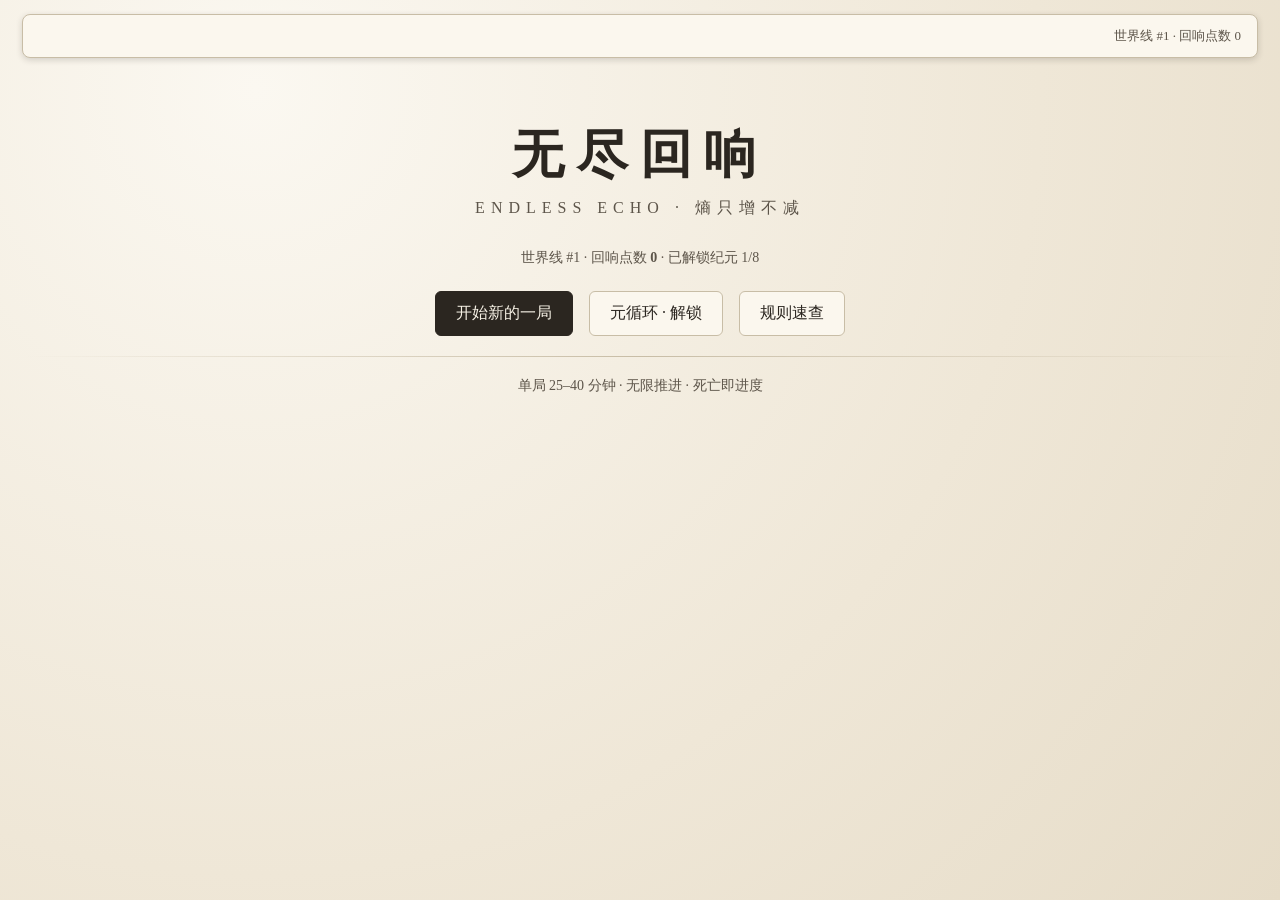
<file: Pages/Endless_Echo.html>
<!DOCTYPE html>
<html lang="zh-CN" data-page-node-id="rp6hXaByWHfzDlTPfI5ZMb">
<head data-page-node-id="ISzt5ShukAIrjIuSFBm4b7">
<meta charset="UTF-8" data-page-node-id="d2rSmQ8QBGk5OkJzbM3ry1">
<meta name="viewport" content="width=device-width,initial-scale=1" data-page-node-id="aBN0bZwkEuvBs14SBDrpBZ">
<title>无尽回响 · Endless Echo</title>
<style>
:root{
  --paper:#f4efe4; --paper2:#ebe3d3; --ink:#2b2620; --ink2:#5d554a;
  --line:#c8bda6; --gold:#a67c1a; --red:#a83232; --blue:#2f5d8a;
  --purple:#6b3fa0; --green:#3d6b45; --shadow:rgba(43,38,32,.18);
}
*{box-sizing:border-box}
html,body{height:100%}
body{
  margin:0; background:var(--paper); color:var(--ink);
  font-family:"Songti SC","STSong","Noto Serif SC",Georgia,serif;
  background-image:radial-gradient(circle at 20% 10%,#fbf8f1 0%,#efe7d7 60%,#e6dcc8 100%);
  overflow:hidden;
}
#app{display:flex;flex-direction:column;height:100vh;max-width:1180px;margin:0 auto;padding:8px 14px 0}
button{font-family:inherit;cursor:pointer}

/* ---------- HUD ---------- */
#hud{
  display:flex;align-items:center;gap:14px;flex-wrap:wrap;
  border:1px solid var(--line);border-radius:6px;background:#fbf7ee;
  padding:8px 12px;box-shadow:0 2px 6px var(--shadow);font-size:14px;
  min-width:0;
}
.stat{display:flex;align-items:center;gap:6px;white-space:nowrap}
.hpbar{width:130px;height:12px;border:1px solid var(--line);background:#e9e0cd;border-radius:6px;overflow:hidden;position:relative}
.hpbar > i{display:block;height:100%;background:linear-gradient(90deg,#a83232,#c8503c);transition:width .25s}
.hpbar > b{position:absolute;inset:0;font-size:9px;text-align:center;color:#fff;font-weight:400;line-height:12px;text-shadow:0 0 2px #000}
.entbar{width:90px;height:12px;border:1px solid var(--line);background:#e9e0cd;border-radius:6px;overflow:hidden}
.entbar > i{display:block;height:100%;background:linear-gradient(90deg,#6b3fa0,#9a6fd0)}
.tag{border:1px solid var(--line);border-radius:4px;padding:1px 6px;font-size:12px;background:#f3ecdd}
.tag.gain{color:var(--blue);border-color:#9fb6cc}
.tag.cost{color:var(--red);border-color:#cfa3a3}
.tag.chaos{color:var(--purple);border-color:#b9a0cf}
#hud .spacer{flex:1}
#hud .meta{font-size:12px;color:var(--ink2)}
/* 词条区：数量多时可横向滚动，不撑破 HUD（桌面/手机通用） */
.stat.perks{flex:1 1 auto;min-width:0;max-width:100%;overflow-x:auto;overflow-y:hidden;
  white-space:nowrap;padding-bottom:1px;scrollbar-width:none}
.stat.perks::-webkit-scrollbar{display:none}

/* ---------- screen ---------- */
#screen{flex:1;overflow:auto;padding:10px 2px 20px;position:relative}
h1.title{font-size:44px;letter-spacing:12px;margin:34px 0 4px;text-align:center}
.sub{text-align:center;color:var(--ink2);letter-spacing:4px;margin-bottom:26px}
.rule{height:1px;background:linear-gradient(90deg,transparent,var(--line),transparent);margin:14px 0}
.center{text-align:center}
.btn{
  border:1px solid var(--line);background:#fbf7ee;color:var(--ink);
  border-radius:5px;padding:8px 16px;font-size:15px;transition:.15s;
}
.btn:hover{background:#efe6d3;transform:translateY(-1px)}
.btn.primary{background:var(--ink);color:#f6f1e5;border-color:var(--ink)}
.btn.primary:hover{background:#413a31}
.btn:disabled{opacity:.4;cursor:not-allowed;transform:none}
.bigrow{display:flex;gap:12px;justify-content:center;flex-wrap:wrap;margin-top:18px}

/* ---------- panels / cards ---------- */
.panel{border:1px solid var(--line);border-radius:8px;background:#fbf7ee;padding:14px 16px;box-shadow:0 2px 6px var(--shadow)}
.grid{display:flex;gap:12px;flex-wrap:wrap;justify-content:center}
.card{
  width:150px;min-height:196px;border:1px solid var(--line);border-radius:8px;
  background:linear-gradient(180deg,#fdfbf5,#f0e8d7);padding:10px;position:relative;
  display:flex;flex-direction:column;gap:6px;box-shadow:0 2px 5px var(--shadow);
  transition:.15s;cursor:default;
}
.card.pick{cursor:pointer}
.card.pick:hover{transform:translateY(-6px);box-shadow:0 8px 16px var(--shadow);border-color:var(--ink2)}
.card .cname{font-size:16px;font-weight:700;text-align:center}
.card .cost{
  position:absolute;top:-9px;left:-9px;width:26px;height:26px;border-radius:50%;
  background:var(--ink);color:#f6f1e5;text-align:center;line-height:26px;font-size:14px;
}
.card .ctype{font-size:11px;color:var(--ink2);text-align:center;border-bottom:1px dotted var(--line);padding-bottom:4px}
.card .cdesc{font-size:12.5px;line-height:1.5;color:var(--ink2);flex:1}
.card.atk{border-top:3px solid var(--red)}
.card.skl{border-top:3px solid var(--blue)}
.card.pow{border-top:3px solid var(--green)}
.card.rare{box-shadow:0 0 0 2px var(--gold) inset,0 2px 5px var(--shadow)}
.perk{
  width:210px;border:1px solid var(--line);border-radius:8px;padding:10px 12px;background:#fbf7ee;
  cursor:pointer;transition:.15s;box-shadow:0 2px 5px var(--shadow)
}
.perk:hover{transform:translateY(-4px);border-color:var(--ink2)}
.perk .pn{font-size:17px;font-weight:700}
.perk .pd{font-size:12.5px;color:var(--ink2);line-height:1.5;margin-top:4px}
.perk.gain{border-left:5px solid var(--blue)}
.perk.cost{border-left:5px solid var(--red)}
.perk.chaos{border-left:5px solid var(--purple)}

/* ---------- map ---------- */
#mapwrap{position:relative;height:560px;border:1px solid var(--line);border-radius:8px;background:#fbf7ee;overflow:hidden}
#mapwrap svg{position:absolute;inset:0;width:100%;height:100%}
.node{
  position:absolute;width:44px;height:44px;margin:-22px 0 0 -22px;border-radius:50%;
  border:1px solid var(--line);background:#f3ecdd;display:flex;align-items:center;justify-content:center;
  font-size:17px;color:var(--ink2);transition:.15s;
}
.node.avail{cursor:pointer;border-color:var(--ink);background:#fff9e8;color:var(--ink);box-shadow:0 0 0 3px #e5d6a8}
.node.avail:hover{transform:scale(1.14)}
.node.done{background:#e3dccb;color:#a89e8c}
.node.cur{background:var(--ink);color:#f6f1e5;border-color:var(--ink)}
.node.gone{opacity:.22;text-decoration:line-through}
.node.boss{width:56px;height:56px;margin:-28px 0 0 -28px;font-size:20px;border-width:2px}
.lab{position:absolute;font-size:11px;color:var(--ink2);transform:translateX(-50%)}

/* ---------- battle ---------- */
#btl{display:flex;flex-direction:column;height:100%;gap:8px}
.arena{display:flex;gap:16px;align-items:flex-start;justify-content:space-between;padding:6px 4px}
.side{display:flex;gap:14px;flex-wrap:wrap}
.unit{
  width:190px;border:1px solid var(--line);border-radius:8px;background:#fbf7ee;padding:10px;
  box-shadow:0 2px 5px var(--shadow);cursor:default;position:relative
}
.unit.target{cursor:pointer}
.unit.target:hover{border-color:var(--red)}
.unit.sel{border:2px solid var(--red);box-shadow:0 0 0 3px #f0dcdc}
.unit .un{font-size:15px;font-weight:700;text-align:center}
.unit .intent{text-align:center;font-size:12px;color:var(--ink2);margin:4px 0 6px;min-height:16px}
.unit .intent b{color:var(--red)}
.blk{display:inline-block;border:1px solid var(--blue);color:var(--blue);border-radius:4px;padding:0 5px;font-size:12px}
.buffs{display:flex;gap:4px;flex-wrap:wrap;font-size:11px;color:var(--ink2);margin-top:5px;min-height:14px}
.buffs span{border:1px solid var(--line);border-radius:3px;padding:0 4px;background:#f3ecdd}
.hand{display:flex;gap:10px;justify-content:center;flex-wrap:wrap;min-height:200px;align-items:flex-end;padding:4px}
.hand .card{cursor:pointer;min-height:170px}
.hand .card:hover{transform:translateY(-10px);box-shadow:0 10px 18px var(--shadow)}
.hand .card.no{opacity:.42;filter:grayscale(.7)}
.bbar{display:flex;align-items:center;gap:14px;border-top:1px solid var(--line);padding-top:8px;flex-wrap:wrap}
.energy{
  width:52px;height:52px;border-radius:50%;background:radial-gradient(circle at 35% 30%,#7a5cb3,#4b2f7a);
  color:#fff;display:flex;align-items:center;justify-content:center;font-size:19px;box-shadow:0 2px 6px var(--shadow)
}
#logbox{
  height:92px;overflow:auto;border:1px solid var(--line);border-radius:6px;background:#f7f2e6;
  padding:6px 10px;font-size:12.5px;line-height:1.7;color:var(--ink2)
}
#logbox p{margin:0}
#logbox p.hi{color:var(--red)}
.floatmsg{position:fixed;left:50%;top:26%;transform:translateX(-50%);font-size:26px;color:var(--red);
  text-shadow:0 2px 8px #fff;pointer-events:none;animation:fl 1s ease-out forwards}
@keyframes fl{0%{opacity:0;transform:translate(-50%,10px)}30%{opacity:1}100%{opacity:0;transform:translate(-50%,-30px)}}

/* ---------- misc ---------- */
table.sheet{border-collapse:collapse;width:100%;font-size:13px}
table.sheet th,table.sheet td{border:1px solid var(--line);padding:5px 8px;text-align:left}
table.sheet th{background:#efe6d3}
.shopitem{width:200px;border:1px solid var(--line);border-radius:8px;background:#fbf7ee;padding:10px;box-shadow:0 2px 5px var(--shadow);display:flex;flex-direction:column;gap:6px}
.shopitem .pr{font-size:13px;color:var(--gold);font-weight:700}
.dim{color:var(--ink2);font-size:13px}
.scroll{display:flex;gap:10px;overflow:auto;padding-bottom:6px}
.kv{display:flex;gap:8px;flex-wrap:wrap;font-size:13px;color:var(--ink2);justify-content:center}
.banner{text-align:center;font-size:22px;letter-spacing:6px;margin:18px 0 6px}
.warn{color:var(--red)}

/* =========================================================
   布局宽松化 + 移动端适配（覆盖层，置于基础样式之后）
   ========================================================= */
*{-webkit-tap-highlight-color:transparent}
html{-webkit-text-size-adjust:100%}
button,.card,.perk,.node,.unit,.shopitem{touch-action:manipulation}

#app{height:100vh;height:100dvh;max-width:1280px;padding:14px 22px 0}
#hud{gap:12px 18px;padding:12px 16px;font-size:15px;border-radius:8px}
.hgroup{display:flex;align-items:center;gap:8px 16px;flex-wrap:wrap;min-width:0}
.hgroup.g3{margin-left:auto}
.hgroup.g2 .hpbar{flex:1 1 auto}
#hud .meta{font-size:13px;color:var(--ink2)}
.hpbar{width:160px;height:14px}
.hpbar > b{font-size:10px;line-height:14px}
.entbar{width:110px;height:14px}
.tag{font-size:12.5px;padding:2px 8px}
#screen{padding:18px 4px 30px}
h1.title{font-size:52px;margin:44px 0 8px}
.sub{font-size:16px;letter-spacing:6px;margin-bottom:30px}
.rule{margin:20px 0}
.btn{padding:11px 20px;font-size:16px;border-radius:6px}
.bigrow{gap:16px;margin-top:24px}
.panel{padding:18px 22px}
.grid{gap:16px}
.card{width:174px;min-height:226px;padding:13px;gap:8px;border-radius:9px}
.card .cname{font-size:18px}
.card .ctype{font-size:12px;padding-bottom:6px}
.card .cdesc{font-size:13.5px;line-height:1.7}
.card .cost{width:28px;height:28px;line-height:28px;font-size:15px;top:-10px;left:-10px}
.perk{width:252px;padding:14px 16px;border-radius:9px}
.perk .pn{font-size:19px}
.perk .pd{font-size:13.5px;line-height:1.7;margin-top:6px}
#mapwrap{height:var(--mapH,min(620px,64vh));border-radius:10px}
.node{width:46px;height:46px;margin:-23px 0 0 -23px;font-size:18px}
.node.boss{width:58px;height:58px;margin:-29px 0 0 -29px;font-size:21px}
.lab{font-size:11px}
.arena{gap:clamp(24px,7vw,120px);padding:14px 4px;justify-content:center;position:relative}
.arena::after{content:'';position:absolute;left:50%;top:12%;height:76%;width:1px;
  background:linear-gradient(180deg,transparent,var(--line) 20%,var(--line) 80%,transparent)}
.unit{width:224px;padding:12px;border-radius:9px}
.unit .un{font-size:16px}
.unit .intent{font-size:13px;margin:6px 0 8px}
.hand{gap:14px;min-height:240px;padding:6px 0 4px}
.hand .card{min-height:192px}
.bbar{gap:20px;padding-top:14px}
.energy{width:58px;height:58px;font-size:21px}
#logbox{height:112px;font-size:13px;line-height:1.8;padding:8px 12px}
.shopitem{width:236px;padding:12px 12px 14px;gap:10px;display:flex;flex-direction:column}
.shopitem .btn{margin-top:auto}
.shopitem .card{width:100%;min-width:0;min-height:176px;flex:1}
/* 选择型页面：等高对齐网格 */
.rowgrid{display:flex;flex-wrap:wrap;gap:16px;justify-content:center;align-items:stretch}
.rowgrid .card{width:auto;flex:1 1 170px;max-width:226px;min-width:0}
.rowgrid .perk{width:auto;flex:1 1 158px;max-width:330px}
.rowgrid .shopitem{width:auto;flex:1 1 240px;max-width:300px}
.rowgrid .perk .pd:last-child{margin-top:auto}
/* 商店：商品 4 列 + 服务 2 列 */
.shopgrid{display:grid;gap:16px;align-items:stretch;grid-template-columns:repeat(4,minmax(0,1fr))}
.shopgrid .shopitem{width:auto}
.shopservices{display:grid;gap:16px;max-width:660px;margin:16px auto 0;grid-template-columns:repeat(2,minmax(0,1fr))}
.dim{font-size:14px}
.kv{gap:14px;font-size:14px}
.banner{font-size:25px;margin:24px 0 10px}

/* ---------- 平板 ---------- */
@media (max-width:1024px){
  #app{padding:10px 14px 0}
  #hud{font-size:14px;gap:12px 16px}
  .card{width:160px;min-height:212px}
  .unit{width:200px}
  .perk{width:230px}
  #mapwrap{height:var(--mapH,min(560px,60vh))}
}

/* ---------- 手机 ---------- */
@media (max-width:768px){
  #app{padding:8px 10px 0}
  #hud{flex-direction:column;align-items:stretch;flex-wrap:nowrap;gap:8px;padding:9px 11px;font-size:12.5px}
  #hud .stat{gap:5px}
  .hgroup{gap:6px 12px}
  .hgroup.g2 .hpbar{min-width:0}
  .hgroup.g3{margin-left:0;flex-wrap:nowrap}
  .hpbar{width:102px;height:13px}
  .hpbar > b{font-size:9px;line-height:13px}
  .entbar{width:58px;height:13px}
  .tag{font-size:11px;padding:1px 6px}
  #hud .perks{flex:1 1 auto;min-width:0;justify-content:flex-start;overflow-x:auto;white-space:nowrap;
    padding-bottom:2px;scrollbar-width:none}
  #hud .perks::-webkit-scrollbar{display:none}
  #hud .btn{padding:7px 11px;font-size:13px;flex:0 0 auto}
  #screen{padding:12px 2px 28px}

  h1.title{font-size:32px;letter-spacing:6px;margin:24px 0 6px}
  .sub{font-size:13px;letter-spacing:3px;margin-bottom:20px}
  .btn{padding:10px 15px;font-size:14.5px}
  .bigrow{gap:10px;margin-top:18px}
  .bigrow .btn{flex:1 1 46%;min-width:140px}
  .panel{padding:14px}
  .grid{gap:10px}
  .kv{gap:10px;font-size:12.5px}
  .banner{font-size:20px;letter-spacing:4px;margin:16px 0 8px}
  .rule{margin:14px 0}
  .dim{font-size:12.5px}

  .card{width:auto;flex:1 1 calc(50% - 8px);min-width:138px;min-height:198px;padding:11px}
  .card .cname{font-size:16px}
  .card .cdesc{font-size:12.5px;line-height:1.6}
  .card .cost{width:26px;height:26px;line-height:26px;font-size:14px;top:-8px;left:-8px}
  .perk{width:100%;padding:12px 14px}
  .perk .pn{font-size:17px}
  .perk .pd{font-size:12.5px}
  .shopitem{width:100%}
  .rowgrid{gap:10px}
  .rowgrid .card,.rowgrid .perk{flex:0 1 calc(50% - 5px);max-width:none}
  .shopgrid{grid-template-columns:repeat(2,minmax(0,1fr));gap:10px}
  .shopgrid .shopitem{padding:10px}
  .shopservices{grid-template-columns:1fr;gap:10px;margin-top:12px}
  .shopitem .card{min-height:158px}

  /* 战场：敌人在上，玩家在下 */
  .arena{flex-direction:column;gap:10px;padding:4px 0}
  .arena::after{display:none}
  .arena > .side:first-child{order:2;width:100%}
  .arena > .side:last-child{order:1;width:100%}
  .side{gap:8px}
  .unit{width:100%;flex:1 1 calc(50% - 4px);min-width:0;padding:9px 10px}
  .unit .un{font-size:14px}
  .unit .intent{font-size:12px;margin:4px 0 6px}

  /* 手机战斗：战场 → 操作条 → 手牌（手牌可横向滑动） */
  #btl .arena{order:1}
  #btl .bbar{order:2}
  #btl .hand{order:3}
  #btl #logbox{order:4}
  .hand{justify-content:flex-start;flex-wrap:nowrap;overflow-x:auto;overflow-y:hidden;gap:10px;
    padding:8px 0 12px;min-height:0;scroll-snap-type:x proximity;-webkit-overflow-scrolling:touch}
  .hand .card{flex:0 0 142px;min-width:142px;min-height:172px}
  .hand .card:hover{transform:none;box-shadow:0 2px 5px var(--shadow)}

  .bbar{gap:12px;padding-top:10px;justify-content:center}
  .bbar .btn{min-height:44px;flex:0 1 auto}
  .bbar .dim{flex:1 1 100%;text-align:center}
  .energy{width:48px;height:48px;font-size:17px}
  #logbox{height:74px;font-size:12px;padding:6px 9px}

  #mapwrap{height:var(--mapH,56vh);min-height:330px}
  .node{width:34px;height:34px;margin:-17px 0 0 -17px;font-size:14px}
  .node.boss{width:42px;height:42px;margin:-21px 0 0 -21px;font-size:16px}
  .lab{font-size:10px}

  table.sheet{font-size:12px}
  table.sheet th,table.sheet td{padding:4px 6px}
}
@media (max-width:400px){
  .card{flex:1 1 100%}
  .hand .card{flex:0 0 132px;min-width:132px}
  .hpbar{width:88px}
  .shopgrid{grid-template-columns:1fr}
}
</style>
</head>
<body data-page-node-id="SwVSWuVbhiFGkOmie9RCBJ">
<div id="app" data-page-node-id="L63yEkB5DGOQL7yqJfSlcv">
  <div id="hud" data-page-node-id="yPT27gbTZPnCVNBgJcKAX0"></div>
  <div id="screen" data-page-node-id="gI9tKtPwf1NhWidxiwTTDs"></div>
</div>
<script>
/* =========================================================
   《无尽回响》 Endless Echo
   回合制卡牌 + 节点推进 · 单机肉鸽
   规则依据：设计文档 v2.0
   ========================================================= */

/* ---------------- 基础工具 ---------------- */
const $ = id => document.getElementById(id);
const rnd = n => Math.floor(Math.random()*n);
const pick = a => a[rnd(a.length)];
function shuffle(a){a=a.slice();for(let i=a.length-1;i>0;i--){const j=rnd(i+1);[a[i],a[j]]=[a[j],a[i]];}return a;}
function sample(a,n){return shuffle(a).slice(0,n);}
function clamp(v,a,b){return Math.max(a,Math.min(b,v));}
// 是否为窄屏（手机）视口
function isDense(){ return !!(window.matchMedia && window.matchMedia('(max-width:768px)').matches); }
function esc(s){return String(s).replace(/[&<>]/g,c=>({'&':'&amp;','<':'&lt;','>':'&gt;'}[c]));}
function wait(ms){return new Promise(r=>setTimeout(r,ms));}

/* ---------------- 元存档（跨局） ---------------- */
const META_KEY = 'endless_echo_meta_v1';
const DEFAULT_META = {
  worldLine:1, echoes:0, deaths:0, bestEcho:0, bestEntropy:0,
  chars:['walker'], epochs:1, extraPerks:[], extraEvents:0, maps:['standard'],
  cardUse:{}, lastChar:'walker'
};
let M = loadMeta();
function loadMeta(){
  try{ const o = JSON.parse(localStorage.getItem(META_KEY)); if(o) return Object.assign({},DEFAULT_META,o); }catch(e){}
  return JSON.parse(JSON.stringify(DEFAULT_META));
}
function saveMeta(){ try{ localStorage.setItem(META_KEY, JSON.stringify(M)); }catch(e){} }

/* ---------------- 角色 ---------------- */
const CHARS = {
  walker:{n:'行者',deck:['strike','strike','strike','strike','strike','defend','defend','defend','defend','finish'],
    d:'标准开局：5 打击 / 4 防御 / 1 终结。均衡，适合熟悉规则。'},
  sword:{n:'剑士',deck:['strike','strike','strike','strike','strike','strike','defend','defend','heavy','finish'],
    d:'攻击向：6 打击 / 2 防御 / 重击 / 终结。玻璃大炮。'},
  warlock:{n:'术士',deck:['strike','strike','strike','defend','defend','defend','burn','break','drain','finish'],
    d:'技能向：燃烧 / 破甲 / 汲取刃。持续伤害与回复。'}
};

/* ---------------- 卡牌 ---------------- */
const CARDS = {
  strike:  {n:'打击',c:1,t:'atk',r:'common',d:'造成 <b>6</b> 点伤害。',f:g=>atk(g,6)},
  defend:  {n:'防御',c:1,t:'skl',r:'common',d:'获得 <b>5</b> 点格挡。',f:g=>blk(g,5)},
  finish:  {n:'终结',c:2,t:'atk',r:'common',d:'造成 <b>12</b> 点伤害。',f:g=>atk(g,12)},
  heavy:   {n:'重击',c:2,t:'atk',r:'common',d:'造成 <b>14</b> 点伤害。',f:g=>atk(g,14)},
  twin:    {n:'连击',c:1,t:'atk',r:'common',d:'造成 4 点伤害，<b>两次</b>。',f:g=>{atk(g,4);atk(g,4);}},
  ironwall:{n:'铁壁',c:2,t:'skl',r:'common',d:'获得 <b>12</b> 点格挡。',f:g=>blk(g,12)},
  gust:    {n:'疾风',c:0,t:'atk',r:'common',d:'造成 3 点伤害。',f:g=>atk(g,3)},
  drain:   {n:'汲取刃',c:1,t:'atk',r:'uncommon',d:'造成 5 点伤害，回复 <b>3</b> HP。',f:g=>{atk(g,5);heal(3);}},
  break:   {n:'破甲',c:1,t:'atk',r:'uncommon',d:'造成 5 点伤害，施加 <b>2</b> 层易伤（受伤 +50%）。',f:g=>{atk(g,5);addBuff(g.target,'vuln',2);}},
  burn:    {n:'灼烧',c:1,t:'skl',r:'uncommon',d:'施加 <b>4</b> 层燃烧（每回合开始受等额伤害）。',f:g=>{addBuff(g.target,'burn',4);}},
  focus:   {n:'蓄力',c:1,t:'pow',r:'uncommon',d:'本回合下一张攻击牌伤害<b>翻倍</b>。',f:g=>{g.doubleNext=true;}},
  power:   {n:'力量',c:1,t:'pow',r:'uncommon',d:'获得 2 点<b>力量</b>（攻击 +2）。',f:g=>{g.powers.str+=2;}},
  agility: {n:'敏捷',c:1,t:'pow',r:'uncommon',d:'获得 2 点<b>敏捷</b>（格挡 +2）。',f:g=>{g.powers.dex+=2;}},
  insight: {n:'洞察',c:0,t:'skl',r:'uncommon',d:'抽 <b>2</b> 张牌。',f:g=>draw(2)},
  surge:   {n:'能量涌动',c:0,t:'skl',r:'rare',d:'获得 <b>1</b> 点能量。',f:g=>{g.energy+=1;}},
  sbash:   {n:'盾击',c:1,t:'atk',r:'uncommon',d:'造成等同于<b>当前格挡</b>的伤害。',f:g=>atk(g,g.block)},
  sacri:   {n:'献祭之刃',c:0,t:'atk',r:'uncommon',d:'失去 3 HP，造成 10 点伤害。',f:g=>{loseHp(3,'献祭之刃');atk(g,10);}},
  echostep:{n:'回响步',c:1,t:'skl',r:'common',d:'获得 5 点格挡，抽 1 张牌。',f:g=>{blk(g,5);draw(1);}},
  exec:    {n:'处决',c:3,t:'atk',r:'rare',d:'造成 <b>25</b> 点伤害。',f:g=>atk(g,25)},
  whirl:   {n:'旋风',c:2,t:'atk',r:'rare',d:'对<b>所有</b>敌人造成 8 点伤害。',f:g=>{alive(g).forEach(e=>atkTo(g,e,8));}},
  // 元解锁「新词条·共鸣」等无卡；以下为高稀有度补充
  mantra:  {n:'真言',c:1,t:'pow',r:'rare',d:'获得 3 点力量与 2 点敏捷。',f:g=>{g.powers.str+=3;g.powers.dex+=2;}},
  voidcut: {n:'虚空斩',c:1,t:'atk',r:'rare',d:'造成 9 点伤害，抽 1 张牌。',f:g=>{atk(g,9);draw(1);}}
};
const CARD_PRICE = {common:60, uncommon:95, rare:140};

/* ---------------- 遗物 ---------------- */
const RELICS = {
  bloodstone:{n:'血石',p:130,d:'最大 HP <b>+15</b>，并立即回复 15 HP。',on:()=>{addMaxHp(15);}},
  core:      {n:'能量核心',p:160,d:'每回合<b>能量上限 +1</b>。'},
  ironcoat:  {n:'铁甲',p:120,d:'每回合开始时获得 <b>3</b> 点格挡。'},
  spikes:    {n:'尖刺甲',p:120,d:'受到攻击时<b>反弹 3 点</b>伤害。'},
  tome:      {n:'智慧之书',p:150,d:'每回合<b>额外抽 1 张</b>牌。'},
  whetstone: {n:'磨刀石',p:130,d:'所有攻击伤害 <b>+2</b>。'},
  greedhand: {n:'贪婪之手',p:110,d:'金币获取 <b>+50%</b>。'},
  amulet:    {n:'复活护符',p:180,d:'致死时回复 35% 最大 HP。<b>每局一次</b>。'},
  hourglass: {n:'沙漏',p:140,d:'每场战斗第 1 回合额外获得 <b>2 点能量</b>。'},
  voidbag:   {n:'虚空袋',p:120,d:'每进入新区域，随机获得 <b>1 张卡</b>。'}
};

/* ---------------- 词条（24 + 元解锁 3） ---------------- */
const PERKS = {
  /* 增益 */
  ember:    {n:'余烬',k:'gain',d:'战斗结束后，保留 <b>1 点能量</b>到下一场战斗第一回合。'},
  echo:     {n:'回响',k:'gain',d:'每进入新区域，获得 <b>1 张随机卡</b>。'},
  swift:    {n:'迅捷',k:'gain',d:'每场战斗<b>第一张牌</b>费用为 0。'},
  tough:    {n:'坚韧',k:'gain',d:'每回合<b>首次</b>受到伤害 −3。'},
  absorb:   {n:'汲取',k:'gain',d:'每击败一个敌人<b>回复 2 HP</b>。'},
  insightP: {n:'洞察',k:'gain',d:'每回合<b>额外抽 1 张</b>牌。'},
  charge:   {n:'蓄能',k:'gain',d:'<b>能量上限 +1</b>。'},
  sharp:    {n:'锐利',k:'gain',d:'所有攻击伤害 <b>+2</b>。'},
  /* 代价 */
  greed:    {n:'贪婪',k:'cost',d:'商店价格 ×2；精英金币掉落 ×2。'},
  brittle:  {n:'脆皮',k:'cost',d:'最大 HP −20%；每击败一个 Boss 回复 30% 最大 HP。',on:()=>{S.maxHp=Math.round(S.maxHp*0.8);S.hp=Math.min(S.hp,S.maxHp);}},
  heavy2:   {n:'沉重',k:'cost',d:'每回合只能打出 <b>3 张</b>牌；所有伤害 +50%。'},
  barehand: {n:'赤手',k:'cost',d:'<b>无法获得格挡</b>；所有攻击 +8 伤害。'},
  allin:    {n:'孤注',k:'cost',d:'每场战斗开始失去 5 HP；每回合<b>能量 +2</b>。'},
  offer:    {n:'献祭',k:'cost',d:'每区域随机删 1 张卡；每区域获得 <b>1 个遗物</b>。'},
  countdown:{n:'倒计时',k:'cost',d:'第 10 回合起每回合 −5 HP；伤害每回合 +1。'},
  barren:   {n:'贫瘠',k:'cost',d:'金币获取 −50%；卡牌奖励变为<b>四选一</b>。'},
  /* 混乱 */
  disorder: {n:'错乱',k:'chaos',d:'获得时，本区域所有未探索节点<b>类型重新随机</b>。',on:rerollNodes},
  mimic:    {n:'拟态',k:'chaos',d:'敌人随机获得你卡组中的 1 张卡，并可能使用。'},
  prolif:   {n:'增殖',k:'chaos',d:'地图节点数 <b>+50%</b>。'},
  reverse:  {n:'逆流',k:'chaos',d:'回合结束<b>不弃手牌</b>，手牌留到下回合。'},
  mirror:   {n:'镜像',k:'chaos',d:'战斗开始时复制敌人首个意图（攻击 → 获得等体格挡）。'},
  collapse: {n:'崩塌',k:'chaos',d:'每通过 3 个节点，随机 <b>1 个</b>未探索节点消失。'},
  swap:     {n:'置换',k:'chaos',d:'战斗开始时，当前 HP 与格挡数值<b>互换</b>。'},
  ownerless:{n:'无主',k:'chaos',d:'每场战斗只有<b>一半遗物</b>生效（随机重排）。'},
  /* 元解锁扩展 */
  resonance:{n:'共鸣',k:'gain',d:'每打出 3 张牌，回复 1 HP。',extra:true},
  nothing:  {n:'虚无',k:'cost',d:'能量上限 −1；每张牌伤害 <b>+4</b>。',extra:true},
  eternal:  {n:'永劫',k:'chaos',d:'每场战斗开始时，随机 1 张手牌费用变为 0。',extra:true}
};
const PERK_IDS = Object.keys(PERKS);

/* ---------------- 纪元 ---------------- */
const EPOCHS = [
  {n:'原初',d:'无规则变化。'},
  {n:'逆流',d:'地图自下而上推进，Boss 位于底层。'},
  {n:'加速',d:'每回合抽 <b>7 张</b>牌；敌人攻击 <b>+30%</b>。'},
  {n:'学习',d:'敌人记录你最常使用的卡牌类型，并对其进行<b>抗性</b>（该类型伤害 −30%）。'},
  {n:'游移',d:'每通过 2 层，剩余节点<b>重新排列</b>。'},
  {n:'双生',d:'每场战斗出现 <b>2 个</b>敌人（各自属性 ×0.75）。'},
  {n:'沉默',d:'每区域<b>禁用 1 个</b>卡牌类型（攻击/防御/技能）。'},
  {n:'熵增',d:'每区域熵 <b>+2</b> 而非 +1。'}
];

/* ---------------- 事件 ---------------- */
const EVENTS = [
  {t:'一扇没有把手的门。',o:[
    {x:'推开（50% 获得稀有卡，50% 失去 15 HP）',f:()=>{ if(Math.random()<.5){ const c=randomRareCard(); S.deck.push(c); return '门后是一张卡：'+CARDS[c].n; } loseHp(15,'无把手的门'); return '门后是虚空，你失去了 15 HP。'; }},
    {x:'绕开（获得 30 金币）',f:()=>{ gainGold(30); return '你绕开门，拾得 30 金币。'; }},
    {x:'砸碎（熵 +1，获得 1 条混乱词条）',f:()=>{ addEntropy(1); const p=gainPerkByKind('chaos'); return p? '碎裂之声回荡。熵 +1，获得词条「'+PERKS[p].n+'」。' : '碎裂之声回荡。熵 +1，但已无词条可给。'; }}
  ]},
  {t:'一具与自己相同的尸体，口袋里有东西。',o:[
    {x:'搜刮（获得 60 金币，失去 8 HP）',f:()=>{ gainGold(60); loseHp(8,'尸体的口袋'); return '你拿到 60 金币，也被划伤了。'; }},
    {x:'埋葬（回复 18 HP）',f:()=>{ heal(18); return '你埋葬了它，伤口愈合（+18 HP）。'; }},
    {x:'取走它的卡（随机获得 1 张卡，最大 HP −5）',f:()=>{ S.maxHp-=5; S.hp=Math.min(S.hp,S.maxHp); const c=randomCardId(); S.deck.push(c); return '获得卡牌「'+CARDS[c].n+'」，最大 HP −5。'; }}
  ]},
  {t:'一个声音问你：愿意用记忆换力量吗？',o:[
    {x:'同意（删去 1 张打击，获得 1 个遗物）',f:()=>{ const i=S.deck.indexOf('strike'); if(i>=0)S.deck.splice(i,1); giveRelic(); return '记忆缺了一角，手里多了一件遗物。'; }},
    {x:'拒绝（获得 25 金币）',f:()=>{ gainGold(25); return '声音消失了，留下 25 金币。'; }}
  ]},
  {t:'回响之池。水面映出你尚未做出的选择。',o:[
    {x:'触碰（当前 HP 与格挡概念互换——获得词条「置换」）',f:()=>{ addPerk('swap'); return '你获得了词条「置换」。'; }},
    {x:'饮水（最大 HP +8）',f:()=>{ addMaxHp(8); return '最大 HP +8。'; }},
    {x:'离开（抽 1 张额外起始手牌——获得词条「洞察」）',f:()=>{ addPerk('insightP'); return '你获得了词条「洞察」。'; }}
  ]},
  {t:'坍塌的商队。货物散落一地，还有气息微弱的幸存者。',o:[
    {x:'救人（失去 10 HP，获得 1 个遗物）',f:()=>{ loseHp(10,'坍塌的商队'); giveRelic(); return '你救下了他，他留下了一件遗物。'; }},
    {x:'取货（获得 55 金币）',f:()=>{ gainGold(55); return '你拿走了货物（+55 金币）。'; }},
    {x:'焚烧（熵 +1，获得 40 金币）',f:()=>{ addEntropy(1); gainGold(40); return '火焰吞噬一切。熵 +1，+40 金币。'; }}
  ]},
  {t:'一位老者在墙上刻着数字，那是你死去的世界线编号。',o:[
    {x:'抹去它（熵 −1，失去 20 HP）',f:()=>{ S.entropy=Math.max(0,S.entropy-1); loseHp(20,'刻痕'); return '数字消失了。熵 −1，−20 HP。'; }},
    {x:'加上一笔（熵 +1，回复 20 HP）',f:()=>{ addEntropy(1); heal(20); return '你为未来添了一笔。熵 +1，+20 HP。'; }},
    {x:'静立（获得 1 条增益词条）',f:()=>{ const p=gainPerkByKind('gain'); return p? '你获得词条「'+PERKS[p].n+'」。' : '你静立许久，此地的回响已尽。'; }}
  ]},
  {t:'——元解锁事件·锈钟。',extra:true,o:[
    {x:'上紧发条（每回合能量上限 +1，最大 HP −10）',f:()=>{ addPerk('charge'); S.maxHp-=10; S.hp=Math.min(S.hp,S.maxHp); return '获得词条「蓄能」，最大 HP −10。'; }},
    {x:'砸碎它（获得 90 金币）',f:()=>{ gainGold(90); return '齿轮散落，换来 90 金币。'; }}
  ]},
  {t:'——元解锁事件·双面镜。',extra:true,o:[
    {x:'照自己（复制牌组中 1 张随机卡）',f:()=>{ const c=pick(S.deck); S.deck.push(c); return '你多了一张「'+CARDS[c].n+'」。'; }},
    {x:'照敌人（获得 70 金币，敌人下场战斗攻击 +20%）',f:()=>{ gainGold(70); S.nextBattleEnemyBuff=.2; return '+70 金币，但下一场战斗敌人攻击 +20%。'; }}
  ]}
];

/* ---------------- 敌人 ---------------- */
const ENAMES = {
  normal:['游荡者','灰烬虫','影爪','石卫','回声兵','锈刃'],
  elite:['断罪者','双头犬','熵之眼','缄默修士'],
  boss:['守望者·初相','缄默之喉','千面之冠','终末·无相']
};

/* ---------------- 全局状态 ---------------- */
let S = null;      // 本局
let G = null;      // 战斗
let LOG = [];
function log(s,hi){ LOG.push({s,hi:!!hi}); if(LOG.length>120)LOG.shift(); renderLog(); }
function renderLog(){
  const b = $('logbox'); if(!b) return;
  b.innerHTML = LOG.slice(-40).map(l=>'<p class="'+(l.hi?'hi':'')+'">'+esc(l.s)+'</p>').join('');
  b.scrollTop = b.scrollHeight;
}
function floatMsg(t){
  const d=document.createElement('div'); d.className='floatmsg'; d.textContent=t;
  document.body.appendChild(d); setTimeout(()=>d.remove(),1000);
}

/* ---------------- 局初始化 ---------------- */
function newRun(charId){
  M.worldLine = (M.worldLine||1);
  const ep = rnd(M.epochs);                                  // 抽纪元
  const startPerk = gainPerkByKind('gain', true)
    || PERK_IDS.filter(id=>PERKS[id].k==='gain')[0] || PERK_IDS[0];   // 抽起始词条（空池兜底）
  S = {
    worldLine:M.worldLine, epoch:ep, epochName:EPOCHS[ep].n, epochDesc:EPOCHS[ep].d,
    char:charId, charName:CHARS[charId].n,
    entropy:0, region:1, layer:0, nodeIdx:-1,
    hp:60, maxHp:60, gold:0, energyMax:3,
    deck:CHARS[charId].deck.slice(),
    relics:[], perks:[startPerk],
    perksThisRegion:0, nodesCleared:0, kills:{normal:0,elite:0,boss:0},
    map:null, visited:[], carriedEnergy:0, nextBattleEnemyBuff:0,
    bannedType:null, contradictions:[], amuletUsed:false, phase:'map',
    history:[]
  };
  LOG = [];
  if(PERKS[startPerk] && PERKS[startPerk].gain) {}
  applyPerkOnGain(startPerk);
  log('世界线 #'+S.worldLine+' · 纪元「'+S.epochName+'」· 起始词条「'+PERKS[startPerk].n+'」');
  genMap();
  S.phase='map';
  render();
}

/* ---------------- 地图生成 ---------------- */
function layerCount(){ return 8 + Math.floor(S.entropy/5)*2; }
function nodeCountFor(i,L,shape){
  if(i===0) return 2;
  if(i===L-1) return 1;
  let n;
  if(shape==='tower') n = 1 + rnd(2);          // 窄塔 1-2
  else if(shape==='web') n = 3 + rnd(2);       // 蛛网 3-4
  else n = 2 + rnd(2);                         // 标准 2-3
  if(hasPerk('prolif')) n = Math.max(2,Math.round(n*1.5));
  return n;
}
function pickNodeType(ln,L){
  if(ln===1) return 'battle';
  if(ln===L) return 'boss';
  if(ln===4) return 'elite';
  let w;
  if(ln===L-1) w={event:20,shop:40,altar:40};
  else if(ln<=3) w={battle:60,event:25,shop:10,altar:5};
  else w={battle:55,event:20,shop:10,elite:10,altar:5};
  const steps = Math.floor(S.entropy/5);
  for(let k=0;k<steps;k++){
    if(w.shop) w.shop=Math.max(0,w.shop-10);
    w.altar=(w.altar||0)+5;
  }
  if(S.entropy>=5){
    w.anomaly = 10;
    const take=10, from = w.battle>=w.event?['battle','event']:['event','battle'];
    for(const f of from){ if(w[f]>=take){ w[f]-=take; break; } }
  }
  let total=0; for(const k in w) total+=w[k];
  let r=Math.random()*total;
  for(const k in w){ r-=w[k]; if(r<=0) return k; }
  return 'battle';
}
function genMap(){
  const L = layerCount();
  const shape = pick(M.maps);
  const layers=[];
  for(let i=0;i<L;i++){
    const n = nodeCountFor(i,L,shape);
    const arr=[];
    for(let j=0;j<n;j++){
      arr.push({i,j,type:i===L-1?'boss':pickNodeType(i+1,L),gone:false,data:null});
    }
    layers.push(arr);
  }
  // 连边：索引差 ≤1 的近似映射，保证连通
  for(let i=0;i<L-1;i++){
    const a=layers[i], b=layers[i+1];
    a.forEach(nd=>nd.next=[]);
    if(a.length===1){ b.forEach((_,k)=>a[0].next.push(k)); }
    else if(b.length===1){ a.forEach(nd=>nd.next.push(0)); }
    else{
      a.forEach((nd,k)=>{
        const center = k*(b.length-1)/(a.length-1);
        b.forEach((_,t)=>{ if(Math.abs(t-center)<=1) nd.next.push(t); });
        if(!nd.next.length) nd.next.push(Math.round(center));
      });
      // 保证下一层每个节点都有入边
      b.forEach((_,t)=>{ if(!a.some(nd=>nd.next.includes(t))){
        const k = Math.round(t*(a.length-1)/(b.length-1));
        a[clamp(k,0,a.length-1)].next.push(t);
      }});
    }
  }
  layers[L-1].forEach(nd=>nd.next=[]);
  S.map={L,layers,shape};
  S.layer=0; S.nodeIdx=-1;
}
function rerollNodes(){
  if(!S||!S.map) return;
  S.map.layers.forEach((arr,i)=>{
    arr.forEach(nd=>{ if(!S.visited.includes(i+'-'+nd.j) && i!==S.map.L-1) nd.type=pickNodeType(i+1,S.map.L); });
  });
}
function collapseNode(){
  if(!S||!S.map) return;
  const cand=[];
  S.map.layers.forEach((arr,i)=>arr.forEach(nd=>{
    if(!nd.gone && !S.visited.includes(i+'-'+nd.j) && nd.type!=='boss') cand.push(nd);
  }));
  if(cand.length){ const n=pick(cand); n.gone=true; log('崩塌：一个节点消失了。'); }
}

/* ---------------- 节点推进 ---------------- */
function availableNodes(){
  const {layers,L}=S.map;
  if(S.nodeIdx<0) return layers[0].map((n,j)=>({i:0,j})).filter(p=>!layers[0][p.j].gone);
  const cur = layers[S.layer][S.nodeIdx];
  return (cur.next||[]).filter(j=>!layers[S.layer+1][j].gone).map(j=>({i:S.layer+1,j}));
}
function enterNode(i,j){
  S.layer=i; S.nodeIdx=j;
  const key=i+'-'+j;
  if(!S.visited.includes(key)) S.visited.push(key);
  const nd=S.map.layers[i][j];
  S.nodesCleared++;
  if(hasPerk('collapse') && S.nodesCleared%3===0) collapseNode();
  if(S.epoch===4 && S.nodesCleared%2===0) wanderNodes();
  if(nd.type==='battle'||nd.type==='elite'||nd.type==='boss') startBattle(nd.type);
  else if(nd.type==='event') showEvent();
  else if(nd.type==='shop') showShop();
  else if(nd.type==='altar') showAltar();
  else if(nd.type==='anomaly') showAnomaly();
  else { S.phase='map'; render(); }
}
function wanderNodes(){
  // 游移纪元：剩余未探索节点类型重排
  const types=[];
  S.map.layers.forEach((arr,i)=>arr.forEach(nd=>{
    if(!nd.gone && !S.visited.includes(i+'-'+nd.j) && nd.type!=='boss') types.push(nd.type);
  }));
  S.map.layers.forEach((arr,i)=>arr.forEach(nd=>{
    if(!nd.gone && !S.visited.includes(i+'-'+nd.j) && nd.type!=='boss') nd.type=pick(types.length?types:['battle']);
  }));
  log('游移：剩余节点重新排列。');
}

/* ---------------- 战斗 ---------------- */
function scale(){ return 1 + 0.15*(S.region-1) + 0.05*S.entropy; }
function mkEnemy(kind){
  const s = scale();
  let hp, atk, name;
  if(kind==='normal'){ hp=25*s; atk=9*s; name=pick(ENAMES.normal); }
  else if(kind==='elite'){ hp=70*s; atk=16*s; name=pick(ENAMES.elite); }
  else { hp=140*s; atk=22*s; name = S.entropy>=20 && S.finalBoss ? '终末·无相' : pick(ENAMES.boss); }
  if(kind==='final'){ hp=140*s*1.6; atk=22*s*1.2; name='终末·无相'; }
  if(S.nextBattleEnemyBuff){ atk*=(1+S.nextBattleEnemyBuff); S.nextBattleEnemyBuff=0; }
  if(S.epoch===2 && kind!=='final') atk*=1.3; // 加速纪元
  if(S.epoch===5 && (kind==='normal')) { hp*=0.75; atk*=0.75; } // 双生平衡
  if(S.epoch===7 && kind!=='final'){ /* 熵增无战斗变化 */ }
  hp=Math.round(hp); atk=Math.round(atk);
  const e={name,hp,maxHp:hp,atk:baseAtk(atk),block:0,burn:0,vuln:0,str:0,kind,mimic:null,intent:null,perks:[]};
  if(kind==='elite' && S.entropy>=8) e.perks.push(pick(['狂暴','硬化','再生']));
  if(kind==='boss' && S.entropy>=15) e.perks.push(pick(['狂暴','硬化','再生','共鸣']));
  if(e.perks.includes('硬化')) e.maxHp=Math.round(e.maxHp*1.15), e.hp=e.maxHp;
  if(e.perks.includes('狂暴')) e.str+=4;
  if(hasPerk('mimic') && Math.random()<0.7){ e.mimic=pick(S.deck); }
  return e;
}
function baseAtk(v){ return v; }
function startBattle(type){
  const enemies=[];
  if(type==='final'){ enemies.push(mkEnemy('final')); }
  else if(type==='boss'){ enemies.push(mkEnemy('boss')); }
  else if(type==='elite'){ enemies.push(mkEnemy('elite')); }
  else{
    enemies.push(mkEnemy('normal'));
    if(S.epoch===5) enemies.push(mkEnemy('normal'));
  }
  // 无主：随机重排遗物，只保留一半生效
  let activeRelics = S.relics.slice();
  if(hasPerk('ownerless')){ activeRelics = shuffle(S.relics).slice(0, Math.ceil(S.relics.length/2)); }
  G = {
    type, enemies, turn:0, energy:0, maxEnergy:0, block:0,
    powers:{str:0,dex:0}, hand:[], drawP:[], disc:[], played:0,
    doubleNext:false, firstHitUsed:false, activeRelics, target:0,
    over:false, resonanceCount:0, freeCards:new Set(), extraDraw:0
  };
  S.phase='battle';
  let me = 3 + (hasPerk('charge')?1:0) + (hasRelicA('core')?1:0) + (hasPerk('nothing')?-1:0);
  G.maxEnergy = Math.max(1, Math.min(6, me));
  if(hasPerk('allin')){ G.maxEnergy += 2; loseHp(5,'孤注'); }
  if(hasPerk('swap')){ const t=S.hp; S.hp=clamp(G.block,1,S.maxHp); G.block=clamp(t,0,999); log('置换：HP 与格挡数值互换。'); }
  S.deck.forEach(id=>G.drawP.push(id));
  G.drawP = shuffle(G.drawP);
  log('—— 战斗开始：'+enemies.map(e=>e.name).join(' / ')+' ——');
  if(G.enemies[0] && G.enemies[0].mimic) log('拟态：'+G.enemies[0].name+' 获得了你的「'+CARDS[G.enemies[0].mimic].n+'」。');
  // 镜像：复制敌人首个意图
  rollIntents();
  if(hasPerk('mirror')){
    const it=G.enemies[0].intent;
    if(it && it.k==='attack'){ blk(G, Math.round(it.v)); log('镜像：你复制了意图，获得 '+Math.round(it.v)+' 点格挡。'); }
    else if(it){ log('镜像：你复制了「'+(it.k==='defend'?'防御':'强化')+'」意图，力量 +1。'); G.powers.str+=1; }
  }
  startTurn(true);
  render();
}
function alive(g){ return g.enemies.filter(e=>e.hp>0); }
function hasPerk(id){ return S && S.perks.includes(id); }
function hasRelic(id){ return S && S.relics.includes(id); }
function hasRelicA(id){ return G && G.activeRelics.includes(id); }

function rollIntents(){
  G.enemies.forEach(e=>{
    if(e.hp<=0){ e.intent=null; return; }
    const r=Math.random();
    let k;
    if(r<0.62) k='attack'; else if(r<0.8) k='defend'; else k='buff';
    let v=0;
    if(k==='attack') v=Math.round(e.atk + e.str);
    else if(k==='defend') v=Math.round(6*scale());
    const hide = S.entropy>=12 && Math.random()<0.35;
    e.intent = {k, v, hidden:hide};
  });
}
function intentText(e){
  if(!e.intent) return '';
  if(e.intent.hidden) return '<b>未知</b>';
  if(e.intent.k==='attack') return '攻击 <b>'+e.intent.v+'</b>';
  if(e.intent.k==='defend') return '防御 '+e.intent.v;
  return '强化（力量 +3）';
}
function startTurn(first){
  G.turn++;
  G.played=0; G.firstHitUsed=false;
  if(!(S.entropy>=25 && S.contradictions.includes('blockNoClear'))) G.block=0;
  else log('规则矛盾：格挡不再清零。');
  G.energy = G.maxEnergy + (first && hasRelicA('hourglass') ? 2 : 0) + S.carriedEnergy;
  if(S.carriedEnergy){ log('余烬：保留 '+S.carriedEnergy+' 点能量。'); S.carriedEnergy=0; }
  if(hasRelicA('ironcoat')) blk(G,3);
  if(hasPerk('eternal') && G.hand.length){
    const i=rnd(G.hand.length); G.freeCards.add(i); log('永劫：一张手牌费用变为 0。');
  }
  let n = 5 + (hasPerk('insightP')?1:0) + (hasRelicA('tome')?1:0) + G.extraDraw;
  if(S.epoch===2) n = Math.max(n,7);
  if(S.epoch===6) { /* 学习无抽牌变化 */ }
  draw(n);
  // 燃烧结算在敌人回合结束后统一；此处仅提示
  if(hasPerk('countdown') && G.turn>=10){ log('倒计时：−5 HP',true); loseHp(5,'倒计时'); if(S.hp<=0) return gameOver(); }
  if(hasPerk('resonance')) G.resonanceCount=0;
  render();
}
function draw(n){
  for(let k=0;k<n;k++){
    if(!G.drawP.length){ G.drawP=shuffle(G.disc); G.disc=[]; if(!G.drawP.length) return; }
    G.hand.push(G.drawP.pop());
  }
}
function cardCost(id){
  const c = CARDS[id].c;
  return c;
}
function playCard(idx){
  if(G.over) return;
  const id=G.hand[idx]; const C=CARDS[id];
  if(S.bannedType && C.t===S.bannedType){ log('沉默纪元：该类型被禁用（'+typeName(S.bannedType)+'）。'); return; }
  let cost = cardCost(id);
  if(G.played===0 && hasPerk('swift')) cost=0;
  if(G.freeCards.has(idx)) cost=0;
  if(G.energy<cost) { log('能量不足。'); render(); return; }
  if(hasPerk('heavy2') && G.played>=3){ log('沉重：本回合出牌已达上限。'); render(); return; }
  G.energy-=cost; G.played++;
  CUR_CARD_TYPE = C.t;
  G.hand.splice(idx,1);
  if(hasPerk('resonance')){ G.resonanceCount++; if(G.resonanceCount%3===0) heal(1); }
  M.cardUse[id]=(M.cardUse[id]||0)+1; saveMeta();
  if(C.t==='pow') { C.f(G); }
  else C.f(G);
  G.disc.push(id);
  checkBattleEnd();
  render();
}
function typeName(t){ return t==='atk'?'攻击':t==='skl'?'技能':'能力'; }

function dmgVal(g,base){
  let d = base + g.powers.str + (hasPerk('sharp')?2:0) + (hasRelicA('whetstone')?2:0)
        + (hasPerk('barehand')?8:0) + (hasPerk('nothing')?4:0);
  if(hasPerk('countdown')) d += Math.max(0,g.turn-1);
  if(hasPerk('heavy2')) d = Math.floor(d*1.5);
  if(g.doubleNext){ d*=2; g.doubleNext=false; }
  return Math.max(0,Math.floor(d));
}
function atk(g,v){ const e=alive(g)[g.target]||alive(g)[0]; if(e) atkTo(g,e,v); }
function atkTo(g,e,v){
  if(!e||e.hp<=0) return;
  let d = dmgVal(g,v);
  if(e.vuln>0) d=Math.floor(d*1.5);
  if(S.epoch===3 && (M.cardUse && resistType()===currentCardType())) d=Math.floor(d*0.7);
  if(e.block>0){ const ab=Math.min(e.block,d); e.block-=ab; d-=ab; }
  e.hp-=d;
  log('你对 '+e.name+' 造成 '+d+' 点伤害。'+(e.hp<=0?'（已击倒）':''));
  if(e.hp<=0){
    if(hasPerk('absorb')) heal(2);
    if(g.type==='elite') S.kills.elite++;
    else if(g.type==='boss'||g.type==='final') S.kills.boss++;
    else S.kills.normal++;
    if(hasPerk('brittle') && (g.type==='boss'||g.type==='final')) { const h=Math.round(S.maxHp*0.3); S.hp=Math.min(S.maxHp,S.hp+h); log('脆皮：击败 Boss 回复 '+h+' HP。'); }
  }
}
let CUR_CARD_TYPE=null;
function currentCardType(){ return CUR_CARD_TYPE; }
function resistType(){
  const u=M.cardUse||{}; let best=null,bv=0;
  for(const id in u){ if(u[id]>bv){bv=u[id];best=id;} }
  return best?CARDS[best].t:null;
}
function blk(g,v){
  if(hasPerk('barehand')){ log('赤手：无法获得格挡。'); return; }
  const val=Math.max(0,Math.round(v + g.powers.dex));
  g.block+=val; log('获得 '+val+' 点格挡（当前 '+g.block+'）。');
}
function addBuff(e,k,v){ e[k]=(e[k]||0)+v; }
function heal(v){ S.hp=Math.min(S.maxHp,S.hp+v); log('回复 '+v+' HP（'+S.hp+'/'+S.maxHp+'）。'); }
// 最大 HP 软上限 150：超出部分收益减半
function addMaxHp(v){
  if(S.maxHp + v <= 150){ S.maxHp += v; }
  else{
    const room = Math.max(0, 150 - S.maxHp);
    const over = Math.max(0, v - room);
    S.maxHp += room + Math.floor(over/2);
  }
  S.hp = Math.min(S.hp + v, S.maxHp);
}
function loseHp(v,src){
  S.hp-=v; log('失去 '+v+' HP（'+src+'）。',true);
  if(S.hp<=0){
    if(hasRelic('amulet') && !S.amuletUsed){
      S.amuletUsed=true; S.hp=Math.round(S.maxHp*0.35);
      log('复活护符：你从死亡边缘返回（'+S.hp+' HP）。');
    } else gameOver();
  }
}
function gainGold(v){
  let g=v;
  if(hasPerk('barren')) g=Math.floor(g*0.5);
  if(hasRelic('greedhand')) g=Math.floor(g*1.5);
  S.gold+=g; log('获得 '+g+' 金币（共 '+S.gold+'）。');
}
function addEntropy(v){
  S.entropy+=v;
  log('熵 +'+v+'（当前 '+S.entropy+'）',true);
  S.history.push('熵 '+S.entropy);
}
function endTurn(){
  if(G.over) return;
  if(hasPerk('ember')) S.carriedEnergy=1;
  if(!hasPerk('reverse')){ G.disc.push(...G.hand); G.hand=[]; }
  else log('逆流：手牌保留到下回合。');
  enemyPhase();
}
async function enemyPhase(){
  G.freeCards=new Set();
  for(const e of G.enemies){
    if(e.hp<=0) continue;
    if(e.burn>0){ e.hp-=e.burn; log(e.name+' 受到燃烧 '+e.burn+' 点伤害。'); e.burn--; if(e.hp<=0){ log(e.name+' 被烧毁。'); continue; } }
    const it=e.intent||{k:'attack',v:Math.round(e.atk)};
    if(it.k==='defend'){ e.block+=it.v; log(e.name+' 获得 '+it.v+' 点格挡。'); }
    else if(it.k==='buff'){ e.str+=3; log(e.name+' 强化（力量 +3）。'); }
    else{
      let d=Math.round(e.atk + e.str);
      if(e.mimic && Math.random()<0.5){
        const C=CARDS[e.mimic];
        if(C.t==='atk'){ d=Math.max(d,C.v?C.v*1:Math.round(d*0.8)); log(e.name+' 使用「'+C.n+'」。'); }
        else { e.block+=8; log(e.name+' 使用「'+C.n+'」。'); }
      }
      if(!G.firstHitUsed && hasPerk('tough')){ d=Math.max(0,d-3); G.firstHitUsed=true; }
      if(G.block>0){ const ab=Math.min(G.block,d); G.block-=ab; d-=ab; }
      if(d>0){ S.hp-=d; log(e.name+' 攻击造成 '+d+' 点伤害。',true); }
      else log('格挡吸收了 '+e.name+' 的攻击。');
      if(hasRelicA('spikes') && e.hp>0){ e.hp-=3; log('尖刺反弹 3 点伤害。'); if(e.hp<=0) { if(hasPerk('absorb'))heal(2); log(e.name+' 被反弹致死。'); } }
      if(S.hp<=0){
        if(hasRelic('amulet') && !S.amuletUsed){ S.amuletUsed=true; S.hp=Math.round(S.maxHp*0.35); log('复活护符：你从死亡边缘返回。'); }
        else { render(); return gameOver(); }
      }
    }
    if(e.perks.includes('再生')){ const r=Math.round(e.maxHp*0.03); e.hp=Math.min(e.maxHp,e.hp+r); }
  }
  rollIntents();
  render();
  await wait(120);
  startTurn(false);
}
function checkBattleEnd(){
  if(G.over) return;
  if(alive(G).length===0){
    G.over=true;
    S.carriedEnergy = hasPerk('ember') ? 1 : 0;
    let gold = G.type==='normal'? 20+rnd(16) : G.type==='elite'? 60+rnd(30) : 90+rnd(40);
    if(G.type==='elite' && hasPerk('greed')) gold*=2;
    gainGold(gold);
    S.phase='reward';
    S.reward={
      type:G.type,
      cards: sample(cardPoolIds(), hasPerk('barren')?4:3)
    };
    if(G.type==='elite'){ giveRelic(); }
    if(G.type==='boss'||G.type==='final'){ giveRelic(); }
    log('战斗胜利。');
  }
}
function cardPoolIds(){
  const pool=Object.keys(CARDS).filter(id=>CARDS[id].r!=='starter');
  const out=[];
  for(let i=0;i<3;i++) out.push(...shuffle(pool).slice(0,4));
  return out;
}
function randomCardId(){ const p=Object.keys(CARDS); return pick(p); }
function randomRareCard(){ const p=Object.keys(CARDS).filter(id=>CARDS[id].r==='rare'); return pick(p.length?p:['heavy']); }

/* ---------------- 词条 ---------------- */
function gainPerkByKind(kind, silent){
  const owned = S ? S.perks : [];
  let ids = PERK_IDS.filter(id=>{
    const p=PERKS[id];
    if(p.k!==kind) return false;
    if(p.extra && !M.extraPerks.includes(id)) return false;
    return true;
  });
  if(!ids.length) ids = PERK_IDS.filter(id=>PERKS[id].k==='gain' && (!PERKS[id].extra||M.extraPerks.includes(id)));
  const avail = ids.filter(id=>!(owned||[]).includes(id));
  if(!avail.length) return null;
  const id = pick(avail);
  if(S && !silent) addPerk(id);
  return id;
}
function offerPerks(){
  const owned=S.perks;
  const steps=Math.floor(S.entropy/5);
  let wGain=50, wCost=30, wChaos=20+steps*5;
  const pool=PERK_IDS.filter(id=>{
    const p=PERKS[id];
    if(owned.includes(id)) return false;
    if(p.extra && !M.extraPerks.includes(id)) return false;
    return true;
  });
  const out=[];
  while(out.length<3 && pool.length){
    let r=Math.random()*(wGain+wCost+wChaos);
    let kind = r<wGain?'gain': r<wGain+wCost?'cost':'chaos';
    let cand=pool.filter(id=>PERKS[id].k===kind && !out.includes(id));
    if(!cand.length) cand=pool.filter(id=>!out.includes(id));
    if(!cand.length) break;
    out.push(pick(cand));
  }
  return out;
}
function addPerk(id){
  if(!PERKS[id] || !S) return;
  if(S.perks.includes(id)) return;
  S.perks.push(id); applyPerkOnGain(id); log('获得词条「'+PERKS[id].n+'」。');
}
function applyPerkOnGain(id){
  const p=PERKS[id];
  if(p && p.on) p.on();
}
function giveRelic(){
  const pool=Object.keys(RELICS).filter(r=>!S.relics.includes(r));
  if(!pool.length){ S.gold+=60; log('遗物已集齐，转化为 60 金币。'); return null; }
  const id=pick(pool); S.relics.push(id);
  if(RELICS[id].on) RELICS[id].on();
  log('获得遗物「'+RELICS[id].n+'」：'+RELICS[id].d.replace(/<[^>]+>/g,''));
  return id;
}

/* ---------------- 事件 ---------------- */
function showEvent(){
  const pool = EVENTS.filter(e=>!e.extra || M.extraEvents>0);
  const ev = pick(pool.length?pool:EVENTS);
  S.phase='event'; S.event=ev; S.eventResult=null; S.eventDone=false;
  render();
}
function chooseEvent(i){
  const ev=S.event; const r=ev.o[i].f();
  S.eventResult=r; log(r);
  S.eventDone=true;
  render();
}
function showAnomaly(){
  S.phase='anomaly';
  S.anomaly = pick(['mirror','collapse','prolif']);
  render();
}
function resolveAnomaly(){
  const a=S.anomaly;
  if(a==='mirror'){
    log('镜像房：你面对自己的复制体。');
    startBattle('elite'); // 复制体按精英强度
    G.enemies[0].name='你的复制体'; G.enemies[0].mimic=pick(S.deck);
    return;
  }
  if(a==='collapse'){
    collapseNode(); collapseNode();
    log('崩塌房：本区域随机 2 个节点消失。');
  }
  if(a==='prolif'){
    S.map.layers.forEach((arr,i)=>arr.forEach(nd=>{
      if(!nd.gone && !S.visited.includes(i+'-'+nd.j) && nd.type!=='boss') nd.type='battle';
    }));
    log('增殖房：本区域剩余节点全部变为战斗。');
  }
  S.phase='map'; render();
}

/* ---------------- 商店 ---------------- */
function price(base){ let p=base*(1+S.entropy*0.1); if(hasPerk('greed')) p*=2; return Math.round(p); }
function showShop(){
  S.phase='shop';
  S.shop={
    cards: sample(Object.keys(CARDS).filter(id=>CARDS[id].r!=='starter'),3),
    relic: (()=>{const p=Object.keys(RELICS).filter(r=>!S.relics.includes(r)); return p.length?pick(p):null;})(),
    removeUsed:false, removePrice:price(75)
  };
  render();
}
function buyCard(id,i){
  const p=price(CARD_PRICE[CARDS[id].r]);
  if(S.gold<p){ log('金币不足。'); render(); return; }
  S.gold-=p; S.deck.push(id); S.shop.cards.splice(i,1);
  log('购入「'+CARDS[id].n+'」（-'+p+' 金币）。'); render();
}
function buyRelic(){
  const id=S.shop.relic; if(!id) return;
  const p=price(RELICS[id].p);
  if(S.gold<p){ log('金币不足。'); render(); return; }
  S.gold-=p; S.relics.push(id); if(RELICS[id].on) RELICS[id].on(); S.shop.relic=null;
  log('购入遗物「'+RELICS[id].n+'」。'); render();
}
function removeCard(){
  if(S.shop.removeUsed) return;
  const p=S.shop.removePrice;
  if(S.gold<p){ log('金币不足。'); render(); return; }
  S.phase='removecard'; render();
}
function blackMarket(){
  S.phase='blackmarket'; render();
}
function bmDeal(kind){
  if(kind==='card'){ loseHp(12,'黑市'); const c=randomRareCard(); S.deck.push(c); log('黑市：以 12 HP 换来「'+CARDS[c].n+'」。'); }
  if(kind==='relic'){ loseHp(22,'黑市'); giveRelic(); }
  if(kind==='hp'){ const g=S.gold; if(g<40){log('金币不足。');} else { S.gold-=g; const h=Math.round(S.maxHp*0.25); S.hp=Math.min(S.maxHp,S.hp+h); log('黑市：倾尽金币，回复 '+h+' HP。'); } }
  if(S.hp<=0) return gameOver();
  S.phase='shop'; render();
}

/* ---------------- 祭坛 ---------------- */
function showAltar(){
  S.phase='altar';
  const gainPool = PERK_IDS.filter(id=>PERKS[id].k==='gain' && !S.perks.includes(id));
  if(!gainPool.length){ log('祭坛空无一物：你已获得所有增益词条。'); S.phase='map'; render(); return; }
  const gain = pick(gainPool);
  let strong = S.entropy>=10 && Math.random()<0.5;
  let costPool = PERK_IDS.filter(id=>PERKS[id].k===(strong?'chaos':'cost') && !S.perks.includes(id) && id!==gain);
  if(!costPool.length){ strong=false; costPool = PERK_IDS.filter(id=>PERKS[id].k==='cost' && !S.perks.includes(id) && id!==gain); }
  const cost = costPool.length ? pick(costPool) : null;
  S.altar={gain, cost, strong, done:false};
  render();
}
function acceptAltar(){
  if(!S.altar || S.altar.done) return;
  addPerk(S.altar.gain);
  if(S.altar.cost) addPerk(S.altar.cost);
  if(S.altar.strong){ const g2=gainPerkByKind('gain'); if(g2) addPerk(g2); }
  S.altar.done=true; render();
}

/* ---------------- 区域结算 ---------------- */
function regionClear(){
  S.phase='regionend';
  if(hasPerk('echo')) { const c=randomCardId(); S.deck.push(c); log('回响：获得卡牌「'+CARDS[c].n+'」。'); }
  if(hasRelic('voidbag')) { const c=randomCardId(); S.deck.push(c); log('虚空袋：获得卡牌「'+CARDS[c].n+'」。'); }
  if(hasPerk('offer')){ giveRelic(); const i=rnd(S.deck.length); S.deck.splice(i,1); log('献祭：随机删去 1 张卡。'); }
  if(S.entropy>=30){ const i=rnd(S.deck.length); if(i>=0){ log('熵 30+：随机删除 1 张卡。',true); S.deck.splice(i,1); } }
  S.perkOffer = offerPerks();
  render();
}
function chooseRegionPerk(id){
  addPerk(id);
  // 熵推进
  addEntropy(S.epoch===7?2:1);
  applyEntropyEvents();
  S.region++;
  if(hasPerk('echo')){ const c=randomCardId(); S.deck.push(c); }
  S.nodesCleared=0;
  // 沉默纪元：禁用类型
  S.bannedType = S.epoch===6 ? pick(['atk','skl','pow']) : null;
  if(S.bannedType) log('沉默纪元：本区域禁用「'+typeName(S.bannedType)+'」类型卡牌。',true);
  // 规则矛盾层
  S.contradictions=[];
  if(S.entropy>=25){
    S.contradictions = sample(['blockNoClear','enemyFirst'],1);
    log('熵 25+：规则开始自我矛盾 —— '+S.contradictions.map(c=>c==='blockNoClear'?'格挡不再清零':'敌人先手').join('、'),true);
  }
  if(S.entropy>=20){
    S.finalBoss=true;
    S.phase='map';
    // 终局 Boss：直接开战
    log('熵 ≥ 20：终局 Boss 现身。',true);
    startBattle('final');
    return;
  }
  genMap();
  S.phase='map';
  render();
}
function applyEntropyEvents(){
  const e=S.entropy;
  if(e===5) log('熵 5：解锁「异常节点」，地图层数 +2。',true);
  if(e===8) log('熵 8：精英开始获得额外词条。',true);
  if(e===12) log('熵 12：部分敌人意图开始隐藏。',true);
  if(e===15) log('熵 15：Boss 获得强化词条，地图层数 +2。',true);
  if(e===18) log('熵 18：解锁黑市。',true);
  if(e===20) log('熵 20：终局 Boss 出现。',true);
  if(e>20) log('超越模式：熵 '+e+'，所有敌人属性 +'+(e-20)*10+'%，词条池全开。',true);
}
function afterFinalBoss(){
  S.phase='transcend'; render();
}
function transcend(){
  addEntropy(1); applyEntropyEvents();
  S.region++; S.finalBoss=true; S.nodesCleared=0;
  genMap(); S.phase='map'; render();
}

/* ---------------- 结算 ---------------- */
function score(){
  return S.region*30 + S.entropy*10 + S.kills.elite*15 + S.kills.boss*50 + Math.floor(Math.max(0,S.hp)/2);
}
function gameOver(){
  const sc=score();
  M.echoes+=sc; M.deaths++; M.worldLine++;
  M.bestEcho=Math.max(M.bestEcho,sc); M.bestEntropy=Math.max(M.bestEntropy,S.entropy);
  M.epochs = Math.min(EPOCHS.length, 1 + Math.floor(M.deaths/5));
  saveMeta();
  S.phase='gameover'; S.finalScore=sc;
  render();
}
function endRun(){
  const sc=score();
  M.echoes+=sc; M.deaths++; M.worldLine++;
  M.bestEcho=Math.max(M.bestEcho,sc); M.bestEntropy=Math.max(M.bestEntropy,S.entropy);
  M.epochs = Math.min(EPOCHS.length, 1 + Math.floor(M.deaths/5));
  saveMeta();
  S.phase='gameover'; S.finalScore=sc; S.endedByChoice=true;
  render();
}

/* ---------------- 元商店 ---------------- */
const SHOP_ITEMS = [
  {id:'sword', n:'新角色 · 剑士', p:200, d:'解锁攻击向初始卡组。', has:()=>M.chars.includes('sword'), buy:()=>M.chars.push('sword')},
  {id:'warlock', n:'新角色 · 术士', p:300, d:'解锁技能向初始卡组。', has:()=>M.chars.includes('warlock'), buy:()=>M.chars.push('warlock')},
  {id:'perk', n:'新词条 ×1', p:150, d:'将一条扩展词条加入词条池（共鸣 / 虚无 / 永劫）。', has:()=>M.extraPerks.length>=3, buy:()=>{
      const remain=['resonance','nothing','eternal'].filter(x=>!M.extraPerks.includes(x));
      if(remain.length) M.extraPerks.push(remain[0]);
  }},
  {id:'event', n:'新事件 ×1', p:100, d:'将新事件加入事件池。', has:()=>M.extraEvents>=2, buy:()=>M.extraEvents++},
  {id:'epoch', n:'新纪元', p:500, d:'直接解锁下一个纪元。', has:()=>M.epochs>=EPOCHS.length, buy:()=>M.epochs=Math.min(EPOCHS.length,M.epochs+1)},
  {id:'map', n:'地图模板 ×1', p:400, d:'解锁新的地图生成形状（窄塔 / 蛛网）。', has:()=>M.maps.length>=3, buy:()=>{
      const remain=['tower','web'].filter(x=>!M.maps.includes(x)); if(remain.length) M.maps.push(remain[0]);
  }}
];

/* =========================================================
   渲染
   ========================================================= */
function render(){
  renderHUD();
  const sc=$('screen');
  const fn = {title:renderTitle,charselect:renderCharSelect,map:renderMap,battle:renderBattle,
    reward:renderReward,event:renderEvent,shop:renderShop,altar:renderAltar,anomaly:renderAnomaly,
    regionend:renderRegionEnd,transcend:renderTranscend,gameover:renderGameOver,
    removecard:renderRemoveCard,blackmarket:renderBlackMarket,metashop:renderMetaShop,
    deck:renderDeck,help:renderHelp}[S?S.phase:'title'];
  sc.innerHTML='';
  sc.scrollTop=0;
  (fn||renderTitle)();
}
function renderHUD(){
  const h=$('hud');
  if(!S || S.hp===undefined){ h.innerHTML='<div class="spacer"></div><div class="meta">世界线 #'+M.worldLine+' · 回响点数 '+M.echoes+'</div>'; return; }
  const pct=clamp(S.hp/S.maxHp*100,0,100);
  const entPct=clamp(S.entropy/20*100,0,100);
  h.innerHTML=
   '<div class="hgroup g1">'+
     '<div class="stat">熵 '+S.entropy+' <div class="entbar"><i style="width:'+entPct+'%"></i></div></div>'+
     '<div class="stat">区域 '+S.region+'</div>'+
     '<div class="stat">世界线 #'+S.worldLine+'</div>'+
     '<div class="stat">纪元 '+S.epochName+'</div>'+
   '</div>'+
   '<div class="hgroup g2">'+
     '<div class="stat">HP <div class="hpbar"><i style="width:'+pct+'%"></i><b>'+Math.max(0,S.hp)+' / '+S.maxHp+'</b></div></div>'+
     '<div class="stat">金币 <b>'+S.gold+'</b></div>'+
   '</div>'+
   '<div class="hgroup g3">'+
     '<div class="stat perks">'+S.perks.map(p=>'<span class="tag '+PERKS[p].k+'" title="'+esc(PERKS[p].d.replace(/<[^>]+>/g,''))+'">'+PERKS[p].n+'</span>').join(' ')+'</div>'+
     '<button class="btn" onclick="showDeck()">牌组 '+S.deck.length+'</button>'+
     '<button class="btn" onclick="showHelp()">规则</button>'+
   '</div>';
}
function showDeck(){ openOverlay('deck'); }
function showHelp(){ openOverlay('help'); }
// 打开牌组 / 规则前记下来源界面，返回时还原（deck 与 help 互跳不覆盖来源）
function openOverlay(p){
  if(S.phase!=='deck' && S.phase!=='help') S.back = S.phase;
  S.phase = p; render();
}

/* ---- 标题 ---- */
function renderTitle(){
  const s=$('screen');
  s.innerHTML =
   '<h1 class="title">无尽回响</h1>'+
   '<div class="sub">ENDLESS ECHO · 熵只增不减</div>'+
   '<div class="center dim">世界线 #'+M.worldLine+' · 回响点数 <b>'+M.echoes+'</b> · 已解锁纪元 '+M.epochs+'/'+EPOCHS.length+'</div>'+
   (M.deaths?'<div class="center dim">历史最佳：回响 '+M.bestEcho+' / 熵 '+M.bestEntropy+'</div>':'')+
   '<div class="bigrow"><button class="btn primary" onclick="goCharSelect()">开始新的一局</button>'+
   '<button class="btn" onclick="goMeta()">元循环 · 解锁</button>'+
   '<button class="btn" onclick="goHelp()">规则速查</button></div>'+
   '<div class="rule"></div>'+
   '<div class="center dim">单局 25–40 分钟 · 无限推进 · 死亡即进度</div>';
}
function goCharSelect(){ S={phase:'charselect'}; render(); }
function goMeta(){ S={phase:'metashop'}; render(); }
function goHelp(){ S={phase:'help',fromTitle:true}; render(); }

/* ---- 选角色 ---- */
function renderCharSelect(){
  const s=$('screen');
  s.innerHTML='<div class="banner">选择角色</div>'+
   '<div class="center dim">纪元与世界线将在进入后抽取</div>'+
   '<div class="rowgrid" style="margin-top:20px">'+
   Object.keys(CHARS).filter(c=>M.chars.includes(c)).map(c=>
    '<div class="perk gain" style="width:250px" onclick="newRun(\''+c+'\')">'+
    '<div class="pn">'+CHARS[c].n+'</div><div class="pd">'+CHARS[c].d+'</div>'+
    '<div class="pd dim">初始 10 张：'+deckSummary(CHARS[c].deck)+'</div></div>').join('')+
   '</div>'+
   '<div class="center" style="margin-top:18px"><button class="btn" onclick="S=null;render()">返回</button></div>';
}
function deckSummary(d){
  const m={}; d.forEach(c=>m[CARDS[c].n]=(m[CARDS[c].n]||0)+1);
  return Object.keys(m).map(k=>k+'×'+m[k]).join('、');
}

/* ---- 地图 ---- */
const NODE_LABEL={battle:'战',elite:'精',event:'事',shop:'商',altar:'坛',anomaly:'异',boss:'王'};
const NODE_NAME={battle:'战斗',elite:'精英',event:'事件',shop:'商店',altar:'祭坛',anomaly:'异常',boss:'Boss'};
function renderMap(){
  const s=$('screen'); const {L,layers}=S.map;
  const flip = S.epoch===1; // 逆流纪元：Boss 在底层
  const avail = availableNodes().map(p=>p.i+'-'+p.j);
  let lines='';
  const posOf=(i,j)=>{
    const n=layers[i].length;
    const y = (flip ? (L-1-i) : i);
    return {x:(j+1)/(n+1)*100, y:(y+0.5)/L*100};
  };
  for(let i=0;i<L-1;i++){
    layers[i].forEach(nd=>{
      (nd.next||[]).forEach(t=>{
        const a=posOf(i,nd.j), b=posOf(i+1,t);
        const cur=S.visited.includes(S.layer+'-'+S.nodeIdx) && S.layer===i && S.nodeIdx===nd.j;
        lines+='<line x1="'+a.x+'%" y1="'+a.y+'%" x2="'+b.x+'%" y2="'+b.y+'%" stroke="'+
          (avail.includes((i+1)+'-'+t)?'#2b2620':'#c8bda6')+'" stroke-width="'+(avail.includes((i+1)+'-'+t)?2:1)+'" vector-effect="non-scaling-stroke"/>';
      });
    });
  }
  let nodes='';
  for(let i=0;i<L;i++){
    layers[i].forEach(nd=>{
      const p=posOf(i,nd.j);
      const key=i+'-'+nd.j;
      let cls='node';
      if(nd.gone) cls+=' gone';
      else if(avail.includes(key)) cls+=' avail';
      else if(S.visited.includes(key)) cls+=' done';
      if(S.layer===i&&S.nodeIdx===nd.j) cls+=' cur';
      if(nd.type==='boss') cls+=' boss';
      const click = avail.includes(key)?' onclick="enterNode('+i+','+nd.j+')"':'';
      nodes+='<div class="'+cls+'" style="left:'+p.x+'%;top:'+p.y+'%" '+click+' title="'+NODE_NAME[nd.type]+'">'+NODE_LABEL[nd.type]+'</div>';
      if(i===0||i===L-1) nodes+='<div class="lab" style="left:'+p.x+'%;top:calc('+p.y+'% + 30px)">第 '+(flip?(L-i):(i+1))+' 层</div>';
    });
  }
  s.innerHTML =
   '<div class="kv"><span>区域 '+S.region+' · 层数 '+L+' · 形状 '+({standard:'标准',tower:'窄塔',web:'蛛网'}[S.map.shape])+'</span>'+
   '<span>已通过节点 '+S.visited.length+'</span>'+
   (S.bannedType?'<span class="warn">禁用：'+typeName(S.bannedType)+'</span>':'')+
   (S.contradictions.length?'<span class="warn">规则矛盾：'+S.contradictions.map(c=>c==='blockNoClear'?'格挡不清零':'敌人先手').join('、')+'</span>':'')+'</div>'+
   '<div id="mapwrap"><svg preserveAspectRatio="none">'+lines+'</svg>'+nodes+'</div>'+
   '<div class="center dim" style="margin-top:8px">节点：战=战斗 精=精英 事=事件 商=商店 坛=祭坛 异=异常 王=Boss'+(flip?' · 逆流纪元：自上而下推进，Boss 在底层':'')+'</div>'+
   '<div id="logbox"></div>';
  fitMap();
  renderLog();
}
// 地图容器按层数计算高度，层数多时可纵向滚动，避免节点重叠
function fitMap(){
  const w=document.getElementById('mapwrap');
  if(!w||!S||!S.map) return;
  const dense = isDense();
  const per = dense?46:62, min = dense?330:560;
  w.style.setProperty('--mapH', Math.max(min, S.map.L*per + 40)+'px');
}

/* ---- 战斗 ---- */
function renderBattle(){
  const s=$('screen');
  const g=G;
  const me='<div class="unit">'+
    '<div class="un">'+S.charName+'（你）</div>'+
    '<div class="hpbar" style="width:100%"><i style="width:'+clamp(S.hp/S.maxHp*100,0,100)+'%"></i><b>'+Math.max(0,S.hp)+' / '+S.maxHp+'</b></div>'+
    '<div style="text-align:center;margin-top:6px">格挡 <span class="blk">'+g.block+'</span></div>'+
    '<div class="buffs">'+(g.powers.str?'<span>力量 '+g.powers.str+'</span>':'')+(g.powers.dex?'<span>敏捷 '+g.powers.dex+'</span>':'')+
      (hasPerk('heavy2')?'<span>出牌 '+g.played+'/3</span>':'')+'</div>'+
    '</div>';
  const en = g.enemies.map((e,i)=>
    '<div class="unit target '+(g.target===i?'sel':'')+'" onclick="setTarget('+i+')">'+
    '<div class="un">'+esc(e.name)+(e.hp<=0?'（倒下）':'')+'</div>'+
    '<div class="hpbar" style="width:100%"><i style="width:'+clamp(e.hp/e.maxHp*100,0,100)+'%"></i><b>'+Math.max(0,e.hp)+' / '+e.maxHp+'</b></div>'+
    '<div class="intent">'+intentText(e)+'</div>'+
    '<div class="buffs">'+(e.block?'<span>格挡 '+e.block+'</span>':'')+(e.vuln?'<span>易伤 '+e.vuln+'</span>':'')+
      (e.burn?'<span>燃烧 '+e.burn+'</span>':'')+(e.str?'<span>力量 '+e.str+'</span>':'')+
      (e.perks.length?'<span>'+e.perks.join('/')+'</span>':'')+(e.mimic?'<span>拟态:'+CARDS[e.mimic].n+'</span>':'')+'</div>'+
    '</div>').join('');
  const hand = g.hand.map((id,i)=>{
    const C=CARDS[id];
    let cost=C.c;
    if(g.played===0 && hasPerk('swift')) cost=0;
    if(g.freeCards.has(i)) cost=0;
    const banned = S.bannedType===C.t;
    const no = g.energy<cost || banned || (hasPerk('heavy2')&&g.played>=3);
    return '<div class="card '+C.t+' '+(C.r==='rare'?'rare':'')+(no?' no':'')+'" onclick="playCard('+i+')">'+
      '<div class="cost">'+cost+'</div><div class="cname">'+C.n+'</div>'+
      '<div class="ctype">'+typeName(C.t)+' · '+(C.r==='rare'?'稀有':C.r==='uncommon'?'精良':'普通')+'</div>'+
      '<div class="cdesc">'+C.d+'</div></div>';
  }).join('');
  s.innerHTML =
   '<div class="kv"><span>第 '+g.turn+' 回合</span><span>抽牌堆 '+g.drawP.length+'</span><span>弃牌堆 '+g.disc.length+'</span>'+
   (S.bannedType?'<span class="warn">禁用 '+typeName(S.bannedType)+'</span>':'')+'</div>'+
   '<div id="btl">'+
     '<div class="arena"><div class="side">'+me+'</div><div class="side">'+en+'</div></div>'+
     '<div class="hand">'+hand+'</div>'+
     '<div class="bbar"><div class="energy">'+g.energy+' / '+g.maxEnergy+'</div>'+
       '<button class="btn primary" onclick="endTurn()">结束回合</button>'+
       '<span class="dim">'+(isDense()?'点击敌人选择目标 · 手牌左右滑动出牌':'点击敌人选择目标 · 点击手牌出牌')+
         (hasPerk('swift')&&g.played===0?' · 迅捷：本场首张牌免费':'')+'</span></div>'+
     '<div id="logbox"></div>'+
   '</div>';
  renderLog();
}
function setTarget(i){ if(G.enemies[i].hp>0) G.target=i; render(); }

/* ---- 奖励 ---- */
function renderReward(){
  const s=$('screen'); const r=S.reward;
  const cards=r.cards.map((id,i)=>{
    const C=CARDS[id];
    return '<div class="card '+C.t+' '+(C.r==='rare'?'rare':'')+' pick" onclick="takeCard(\''+id+'\')">'+
      '<div class="cost">'+C.c+'</div><div class="cname">'+C.n+'</div>'+
      '<div class="ctype">'+typeName(C.t)+'</div><div class="cdesc">'+C.d+'</div></div>';
  }).join('');
  s.innerHTML='<div class="banner">战斗胜利</div>'+
   '<div class="center dim">'+({normal:'普通战斗',elite:'精英战斗 · 必掉遗物',boss:'Boss 战',final:'终局 Boss'}[r.type])+' — 选择 1 张卡加入牌组（可跳过）</div>'+
   '<div class="rowgrid" style="margin-top:20px">'+cards+'</div>'+
   '<div class="center" style="margin-top:16px"><button class="btn" onclick="skipCard()">跳过</button></div>'+
   '<div id="logbox"></div>';
  renderLog();
}
function takeCard(id){ S.deck.push(id); log('获得卡牌「'+CARDS[id].n+'」。'); afterReward(); }
function skipCard(){ afterReward(); }
function afterReward(){
  const t=S.reward.type;
  if(t==='final'){ S.phase='transcend'; render(); return; }
  if(t==='boss'){ regionClear(); return; }
  S.phase='map'; render();
}

/* ---- 事件 ---- */
function renderEvent(){
  const s=$('screen'); const ev=S.event;
  s.innerHTML='<div class="banner">事件</div>'+
   '<div class="panel" style="max-width:720px;margin:0 auto"><div style="font-size:17px">'+ev.t+'</div><div class="rule"></div>'+
   (S.eventDone? '<div class="center" style="font-size:15px">'+esc(S.eventResult)+'</div><div class="center" style="margin-top:14px"><button class="btn primary" onclick="S.phase=\'map\';render()">继续</button></div>'
   : ev.o.map((o,i)=>'<div class="perk gain" style="width:100%;margin-bottom:10px" onclick="chooseEvent('+i+')"><div class="pd" style="font-size:15px;color:var(--ink)">'+esc(o.x)+'</div></div>').join(''))+
   '</div><div id="logbox"></div>';
  renderLog();
}

/* ---- 异常 ---- */
function renderAnomaly(){
  const s=$('screen'); const a=S.anomaly;
  const txt={
    mirror:['镜像房','对战自己的复制体（复制你的卡组），强度等同精英。'],
    collapse:['崩塌房','通过后，本区域随机 2 个节点消失。'],
    prolif:['增殖房','本区域剩余节点全部变为战斗。']
  }[a];
  s.innerHTML='<div class="banner">异常节点</div>'+
   '<div class="panel" style="max-width:640px;margin:0 auto;text-align:center">'+
   '<div style="font-size:20px">'+txt[0]+'</div><div class="dim" style="margin:10px 0">'+txt[1]+'</div>'+
   '<button class="btn primary" onclick="resolveAnomaly()">进入</button></div>'+
   '<div id="logbox"></div>';
  renderLog();
}

/* ---- 商店 ---- */
function renderShop(){
  const s=$('screen'); const sh=S.shop;
  const cards=sh.cards.map((id,i)=>{
    const C=CARDS[id]; const p=price(CARD_PRICE[C.r]);
    return '<div class="shopitem"><div class="card '+C.t+' '+(C.r==='rare'?'rare':'')+'" style="width:100%;min-height:150px">'+
      '<div class="cost">'+C.c+'</div><div class="cname">'+C.n+'</div><div class="ctype">'+typeName(C.t)+'</div><div class="cdesc">'+C.d+'</div></div>'+
      '<button class="btn" onclick="buyCard(\''+id+'\','+i+')">购入 · '+p+' 金币</button></div>';
  }).join('');
  const relic = sh.relic ? (()=>{const R=RELICS[sh.relic];const p=price(R.p);
    return '<div class="shopitem"><div style="font-size:16px;font-weight:700">遗物 · '+R.n+'</div><div class="dim">'+R.d+'</div>'+
      '<button class="btn" onclick="buyRelic()">购入 · '+p+' 金币</button></div>';})() : '<div class="shopitem dim">遗物已售罄</div>';
  const removeItem='<div class="shopitem">'+
   '<div style="font-size:16px;font-weight:700">删卡服务</div>'+
   '<div class="dim">从牌组中移除 1 张卡，永久精简牌组。</div>'+
   '<div class="dim">本商店限 1 次。</div>'+
   '<button class="btn" '+(sh.removeUsed?'disabled':'')+' onclick="removeCard()">'+(sh.removeUsed?'已使用':'移除 · '+sh.removePrice+' 金币')+'</button></div>';
  const blackItem = S.entropy>=18
   ? '<div class="shopitem"><div style="font-size:16px;font-weight:700">黑市</div>'+
     '<div class="dim">以 HP 换取稀有卡 / 遗物 / 续命。</div><div class="dim">熵 '+S.entropy+' · 已解锁。</div>'+
     '<button class="btn" onclick="blackMarket()">进入黑市</button></div>'
   : '<div class="shopitem" style="opacity:.55"><div style="font-size:16px;font-weight:700">黑市 · 未解锁</div>'+
     '<div class="dim">熵 ≥ 18 时解锁：用 HP 换稀有物。</div><div class="dim">当前熵 '+S.entropy+'。</div>'+
     '<button class="btn" disabled>未解锁</button></div>';
  s.innerHTML='<div class="banner">商店</div>'+
   '<div class="center dim">价格 = 基础价 × (1 + 熵 × 0.1)'+(hasPerk('greed')?' · 贪婪：×2':'')+' · 持有 '+S.gold+' 金币</div>'+
   '<div class="shopgrid" style="margin-top:16px">'+cards+relic+'</div>'+
   '<div class="shopservices">'+removeItem+blackItem+'</div>'+
   '<div class="center" style="margin-top:20px"><button class="btn primary" onclick="S.phase=\'map\';render()">离开商店</button></div>'+
   '<div id="logbox" style="margin-top:14px"></div>';
  renderLog();
}
function renderBlackMarket(){
  const s=$('screen');
  s.innerHTML='<div class="banner">黑 市</div>'+
   '<div class="center dim">以血换物。当前 HP '+S.hp+'/'+S.maxHp+'</div>'+
   '<div class="rowgrid" style="margin-top:20px">'+
   '<div class="shopitem"><div style="font-weight:700">稀有卡</div><div class="dim">失去 12 HP，随机获得 1 张稀有卡。</div><button class="btn" onclick="bmDeal(\'card\')">接受</button></div>'+
   '<div class="shopitem"><div style="font-weight:700">遗物</div><div class="dim">失去 22 HP，随机获得 1 个遗物。</div><button class="btn" onclick="bmDeal(\'relic\')">接受</button></div>'+
   '<div class="shopitem"><div style="font-weight:700">续命</div><div class="dim">倾尽所有金币，回复 25% 最大 HP。</div><button class="btn" onclick="bmDeal(\'hp\')">接受</button></div>'+
   '</div><div class="center" style="margin-top:16px"><button class="btn" onclick="S.phase=\'shop\';render()">返回</button></div>'+
   '<div id="logbox"></div>';
  renderLog();
}
function renderRemoveCard(){
  const s=$('screen');
  const m={}; S.deck.forEach(id=>m[id]=(m[id]||0)+1);
  s.innerHTML='<div class="banner">选择要移除的卡</div>'+
   '<div class="grid">'+Object.keys(m).map(id=>{
     const C=CARDS[id];
     return '<div class="card '+C.t+' pick" onclick="removeCardId(\''+id+'\')"><div class="cost">'+C.c+'</div>'+
       '<div class="cname">'+C.n+' ×'+m[id]+'</div><div class="ctype">'+typeName(C.t)+'</div><div class="cdesc">'+C.d+'</div></div>';
   }).join('')+'</div>'+
   '<div class="center" style="margin-top:16px"><button class="btn" onclick="S.phase=\'shop\';render()">取消</button></div>';
}
function removeCardId(id){
  const p=S.shop.removePrice;
  if(S.gold<p) return;
  const i=S.deck.indexOf(id); if(i<0) return;
  S.gold-=p; S.deck.splice(i,1); S.shop.removeUsed=true;
  log('移除「'+CARDS[id].n+'」（-'+p+' 金币）。');
  S.phase='shop'; render();
}

/* ---- 祭坛 ---- */
function renderAltar(){
  const s=$('screen'); const a=S.altar;
  const gp=PERKS[a.gain], cp=a.cost?PERKS[a.cost]:null;
  s.innerHTML='<div class="banner">祭 坛</div>'+
   '<div class="center dim">明码标价：以一条'+(a.strong?'混乱':'代价')+'词条，换一条增益词条。</div>'+
   '<div class="rowgrid" style="margin-top:20px">'+
   '<div class="perk gain" style="cursor:default"><div class="pn">获得 · '+gp.n+'</div><div class="pd">'+gp.d+'</div></div>'+
   (cp? '<div class="perk '+(a.strong?'chaos':'cost')+'" style="cursor:default"><div class="pn">代价 · '+cp.n+(a.strong?'（混乱）':'')+'</div><div class="pd">'+cp.d+'</div></div>'
      : '<div class="perk cost" style="cursor:default"><div class="pn">代价 · 无</div><div class="pd">你已无词条可作为代价。</div></div>')+
   (a.strong?'<div class="perk gain" style="cursor:default"><div class="pn">额外 · 强力增益</div><div class="pd">混乱交易追加 1 条增益词条。</div></div>':'')+
   '</div>'+
   '<div class="center" style="margin-top:18px">'+
   (a.done?'<button class="btn primary" onclick="S.phase=\'map\';render()">继续</button>':
    '<button class="btn primary" onclick="acceptAltar()">接受交易</button> <button class="btn" onclick="S.phase=\'map\';render()">拒绝</button>')+
   '</div><div id="logbox"></div>';
  renderLog();
}

/* ---- 区域结算 ---- */
function renderRegionEnd(){
  const s=$('screen');
  if(!S.perkOffer || !S.perkOffer.length){
    s.innerHTML='<div class="banner">区域 '+S.region+' 结算</div>'+
     '<div class="center dim">熵 '+S.entropy+' → '+(S.entropy+(S.epoch===7?2:1))+' · 所有词条均已获得，本区域无词条可选</div>'+
     '<div class="center" style="margin-top:18px"><button class="btn primary" onclick="chooseRegionPerk(null)">继续</button></div>'+
     '<div id="logbox"></div>';
    renderLog(); return;
  }
  const list=S.perkOffer.map(id=>{
    const p=PERKS[id];
    return '<div class="perk '+p.k+'" onclick="chooseRegionPerk(\''+id+'\')"><div class="pn">'+p.n+'</div><div class="pd">'+p.d+'</div>'+
      '<div class="pd dim">'+(p.k==='gain'?'增益':p.k==='cost'?'代价':'混乱')+'</div></div>';
  }).join('');
  s.innerHTML='<div class="banner">区域 '+S.region+' 结算</div>'+
   '<div class="center dim">熵 '+S.entropy+' → '+(S.entropy+(S.epoch===7?2:1))+' · 选择 1 条词条</div>'+
   '<div class="rowgrid" style="margin-top:20px">'+list+'</div>'+
   '<div id="logbox"></div>';
  renderLog();
}

/* ---- 超越 ---- */
function renderTranscend(){
  const s=$('screen');
  s.innerHTML='<div class="banner">终局 Boss 已被击倒</div>'+
   '<div class="center dim">熵 '+S.entropy+' · 回响点数（若结束）：'+score()+'</div>'+
   '<div class="bigrow">'+
   '<button class="btn primary" onclick="endRun()">选择结束 · 本局结算</button>'+
   '<button class="btn" onclick="transcend()">选择超越 · 熵 +1，继续推进</button></div>'+
   '<div class="center dim" style="margin-top:14px">超越模式：每 +1 熵，所有敌人属性 +10%，词条池全开。</div>'+
   '<div id="logbox"></div>';
  renderLog();
}

/* ---- 结算 ---- */
function renderGameOver(){
  const s=$('screen');
  s.innerHTML='<div class="banner">'+(S.endedByChoice?'本局结束':'回响中断')+'</div>'+
   '<div class="center dim">世界线 #'+S.worldLine+' 在此终结。'+(S.endedByChoice?'':'你倒下了。')+'</div>'+
   '<div class="panel" style="max-width:520px;margin:16px auto">'+
   '<table class="sheet">'+
   '<tr><th>结算项</th><th>数值</th></tr>'+
   '<tr><td>区域数 × 30</td><td>'+S.region+' → '+(S.region*30)+'</td></tr>'+
   '<tr><td>熵值 × 10</td><td>'+S.entropy+' → '+(S.entropy*10)+'</td></tr>'+
   '<tr><td>精英击杀 × 15</td><td>'+S.kills.elite+' → '+(S.kills.elite*15)+'</td></tr>'+
   '<tr><td>Boss 击杀 × 50</td><td>'+S.kills.boss+' → '+(S.kills.boss*50)+'</td></tr>'+
   '<tr><td>剩余 HP / 2</td><td>'+Math.max(0,S.hp)+' → '+Math.floor(Math.max(0,S.hp)/2)+'</td></tr>'+
   '<tr><th>回响点数合计</th><th>'+S.finalScore+'</th></tr>'+
   '</table></div>'+
   '<div class="center dim">持有词条：'+S.perks.map(p=>PERKS[p].n).join('、')+'</div>'+
   '<div class="center dim">遗物：'+(S.relics.length?S.relics.map(r=>RELICS[r].n).join('、'):'无')+'</div>'+
   '<div class="bigrow"><button class="btn primary" onclick="S=null;render()">返回标题</button>'+
   '<button class="btn" onclick="goMeta()">元循环 · 解锁</button></div>';
}

/* ---- 元商店 ---- */
function renderMetaShop(){
  const s=$('screen');
  const items=SHOP_ITEMS.map(it=>{
    const owned=it.has();
    return '<div class="shopitem" style="width:230px">'+
     '<div style="font-size:16px;font-weight:700">'+it.n+'</div>'+
     '<div class="dim">'+it.d+'</div>'+
     '<button class="btn" '+(owned||M.echoes<it.p?'disabled':'')+' onclick="buyMeta(\''+it.id+'\')">'+
     (owned?'已解锁':'解锁 · '+it.p+' 回响')+'</button></div>';
  }).join('');
  s.innerHTML='<div class="banner">元循环 · 解锁</div>'+
   '<div class="center dim">回响点数：<b>'+M.echoes+'</b> · 解锁只扩展规则空间，不提升起始数值。</div>'+
   '<div class="grid" style="margin-top:14px">'+items+'</div>'+
   '<div class="rule"></div>'+
   '<div class="center dim">已解锁纪元：'+EPOCHS.slice(0,M.epochs).map((e,i)=>(i+1)+' '+e.n).join(' · ')+'</div>'+
   '<div class="center dim">已解锁角色：'+M.chars.map(c=>CHARS[c].n).join(' · ')+' · 地图模板：'+M.maps.map(m=>({standard:'标准',tower:'窄塔',web:'蛛网'}[m])).join(' · ')+'</div>'+
   '<div class="center" style="margin-top:18px"><button class="btn primary" onclick="S=null;render()">返回</button></div>';
}
function buyMeta(id){
  const it=SHOP_ITEMS.find(x=>x.id===id);
  if(!it||it.has()||M.echoes<it.p) return;
  M.echoes-=it.p; it.buy(); saveMeta(); render();
}

/* ---- 牌组 / 规则 ---- */
function renderDeck(){
  const s=$('screen'); const m={}; S.deck.forEach(id=>m[id]=(m[id]||0)+1);
  s.innerHTML='<div class="banner">牌组（'+S.deck.length+'）</div>'+
   '<div class="grid">'+Object.keys(m).map(id=>{const C=CARDS[id];
    return '<div class="card '+C.t+' '+(C.r==='rare'?'rare':'')+'"><div class="cost">'+C.c+'</div>'+
    '<div class="cname">'+C.n+' ×'+m[id]+'</div><div class="ctype">'+typeName(C.t)+'</div><div class="cdesc">'+C.d+'</div></div>';
   }).join('')+'</div>'+
   '<div class="rule"></div><div class="banner" style="font-size:18px">遗物</div>'+
   '<div class="center dim">'+(S.relics.length?S.relics.map(r=>'<b>'+RELICS[r].n+'</b>：'+RELICS[r].d).join('<br>'):'暂无')+'</div>'+
   '<div class="center" style="margin-top:18px"><button class="btn primary" onclick="backFromDeck()">返回</button></div>';
}
function backFromDeck(){
  const back = S.back; S.back = null;
  // 优先还原来源界面（奖励 / 商店 / 事件 / 祭坛 / 区域结算 / 结算 …），否则退回旧行为
  S.phase = back || (G && !G.over ? 'battle' : 'map');
  render();
}
function renderHelp(){
  const s=$('screen');
  s.innerHTML='<div class="banner">规则速查</div>'+
   '<div class="panel" style="max-width:860px;margin:0 auto">'+
   '<table class="sheet">'+
   '<tr><th>参数</th><th>初始</th><th>说明</th></tr>'+
   '<tr><td>玩家 HP</td><td>60</td><td>软上限 150，超出后提升减半</td></tr>'+
   '<tr><td>每回合能量</td><td>3</td><td>回满制，不累积（余烬可保留 1 点）</td></tr>'+
   '<tr><td>每回合抽牌</td><td>5</td><td>回合结束弃手牌（逆流除外）</td></tr>'+
   '<tr><td>初始卡组</td><td>10 张</td><td>5 打击 + 4 防御 + 1 终结</td></tr>'+
   '<tr><td>熵 Entropy</td><td>0</td><td>每区 +1，只增不减，核心时钟</td></tr>'+
   '</table>'+
   '<div class="rule"></div>'+
   '<div><b>敌人缩放</b>：S = 1 + 0.15 × (区域 − 1) + 0.05 × 熵；普通 25/9，精英 70/16，Boss 140/22。</div>'+
   '<div><b>地图</b>：层数 L = 8 + ⌊熵/5⌋ × 2；第 1 层 2 节点，末层 Boss；连边索引差 ≤ 1。</div>'+
   '<div><b>节点</b>：战斗 / 精英（必掉遗物，金币 ×2）/ 事件 / 商店 / 祭坛 / 异常（熵 ≥ 5）/ Boss。</div>'+
   '<div><b>熵阈值</b>：5 异常节点 · 8 精英词条 · 12 意图隐藏 · 15 Boss 强化 · 18 黑市 · 20 终局 Boss · 25 规则矛盾 · 30 每区删卡。</div>'+
   '<div><b>结算</b>：回响 = 区域 ×30 + 熵 ×10 + 精英 ×15 + Boss ×50 + ⌊剩余 HP/2⌋。</div>'+
   '</div>'+
   '<div class="center" style="margin-top:18px"><button class="btn primary" onclick="'+(S && S.fromTitle?'S=null;':'backFromDeck();')+'render()">返回</button></div>';
}

/* ---------------- 启动 ---------------- */
window.addEventListener('resize', ()=>{ if(S && S.phase==='map') fitMap(); });
window.addEventListener('orientationchange', ()=>{ setTimeout(()=>{ if(S && S.phase==='map') fitMap(); },300); });
render();
</script>
</body>
</html>
</file>
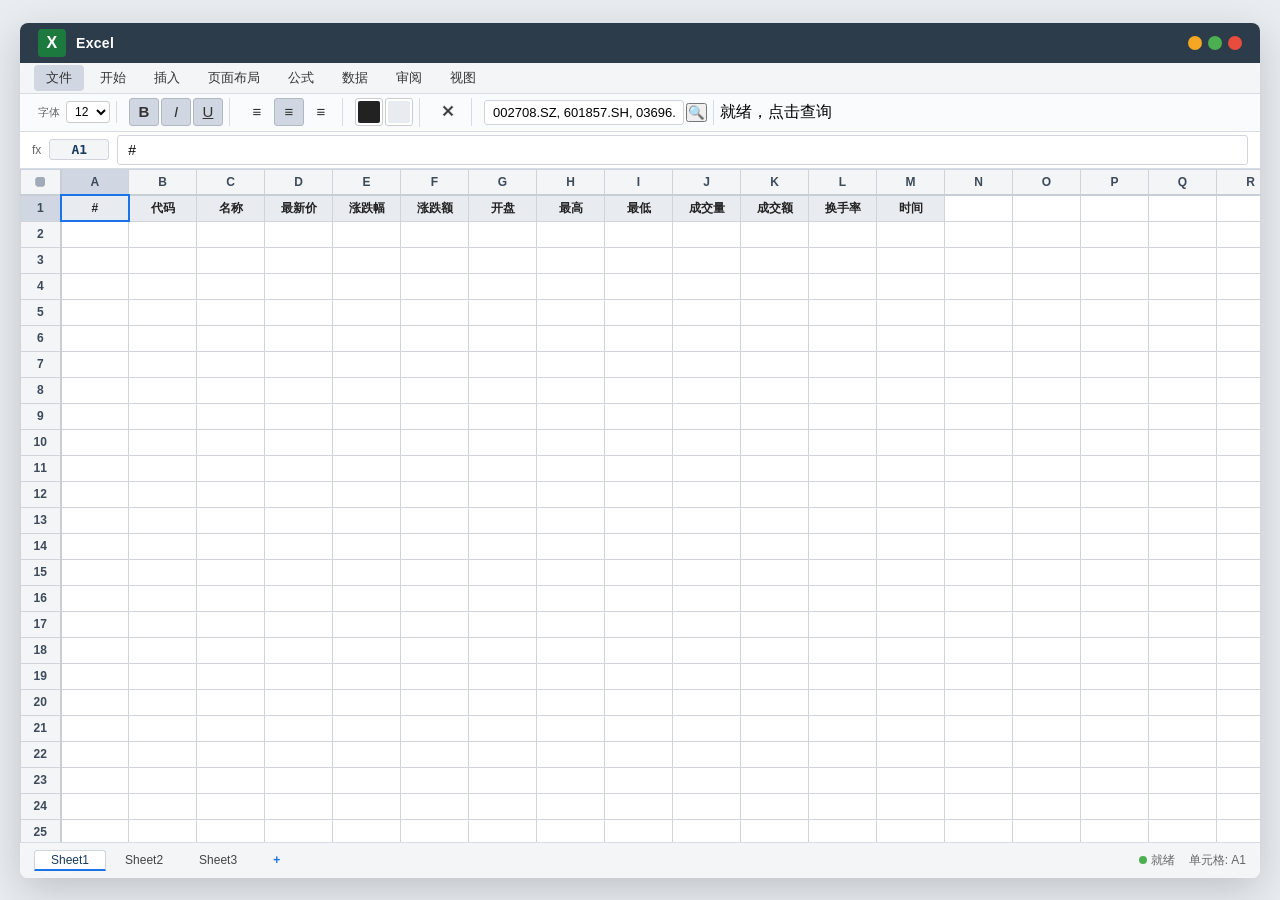
<file: Pages/excel.html>
<!DOCTYPE html>
<html lang="zh-CN">
<!--这个页面因为涉及到的css样式太多了，脚本也是空前复杂，所以也是只写在同一个文件中-->
<head>
    <meta charset="UTF-8" />
    <meta name="viewport" content="width=device-width, initial-scale=1.0" />
    <title>Excel 表格 </title>
    <style>
        /* ===== 全局重置 & 字体 ===== */
        * {
            margin: 0;
            padding: 0;
            box-sizing: border-box;
            user-select: none;
        }
        body {
            font-family: 'Segoe UI', 'Microsoft YaHei', sans-serif;
            background: #e9edf2;
            display: flex;
            justify-content: center;
            align-items: center;
            min-height: 100vh;
            padding: 20px;
        }

        /* ===== 主容器 ===== */
        .excel-wrapper {
            /* width: 1300px; */
            /* max-width: 98vw; */
            background: #fff;
            border-radius: 8px;
            box-shadow: 0 12px 40px rgba(0, 0, 0, 0.18);
            overflow: hidden;
            display: flex;
            flex-direction: column;
            height: 95vh;
            min-height: 650px;
        }

        /* ===== 顶部标题栏 ===== */
        .excel-titlebar {
            background: #2d3c4b;
            padding: 6px 18px;
            display: flex;
            align-items: center;
            justify-content: space-between;
            flex-shrink: 0;
        }
        .excel-titlebar .logo {
            display: flex;
            align-items: center;
            gap: 10px;
            color: #fff;
            font-size: 14px;
            font-weight: 600;
            letter-spacing: 0.3px;
        }
        .excel-titlebar .logo .icon {
            background: #1d7a3e;
            width: 28px;
            height: 28px;
            border-radius: 4px;
            display: flex;
            align-items: center;
            justify-content: center;
            font-size: 16px;
            font-weight: 700;
            color: #fff;
        }
        .excel-titlebar .window-controls {
            display: flex;
            gap: 6px;
        }
        .excel-titlebar .window-controls span {
            display: inline-block;
            width: 14px;
            height: 14px;
            border-radius: 50%;
            background: #5a6b7c;
            cursor: pointer;
            transition: 0.2s;
        }
        .excel-titlebar .window-controls span:hover {
            filter: brightness(1.3);
        }
        .excel-titlebar .window-controls .min {
            background: #f5a623;
        }
        .excel-titlebar .window-controls .max {
            background: #4caf50;
        }
        .excel-titlebar .window-controls .close {
            background: #e74c3c;
        }

        /* ===== 菜单栏 ===== */
        .excel-menubar {
            background: #f3f5f7;
            padding: 2px 14px;
            display: flex;
            align-items: center;
            gap: 4px;
            border-bottom: 1px solid #d6dce3;
            flex-shrink: 0;
            flex-wrap: wrap;
        }
        .excel-menubar .menu-item {
            padding: 4px 12px;
            font-size: 13px;
            color: #333;
            border-radius: 4px;
            cursor: pointer;
            transition: 0.15s;
            font-weight: 500;
        }
        .excel-menubar .menu-item:hover {
            background: #e1e6ed;
        }
        .excel-menubar .menu-item.active {
            background: #d0d7e2;
        }

        /* ===== 工具栏 ===== */
        .excel-toolbar {
            background: #fafbfc;
            padding: 4px 12px;
            display: flex;
            align-items: center;
            gap: 6px;
            border-bottom: 1px solid #d6dce3;
            flex-shrink: 0;
            flex-wrap: wrap;
        }
        .toolbar-group {
            display: flex;
            align-items: center;
            gap: 2px;
            padding: 0 6px;
            border-right: 1px solid #d6dce3;
        }
        .toolbar-group:last-child {
            border-right: none;
        }
        .toolbar-group .label {
            font-size: 11px;
            color: #666;
            padding-right: 4px;
            font-weight: 500;
        }
        .tool-btn {
            padding: 4px 8px;
            font-size: 13px;
            background: transparent;
            border: 1px solid transparent;
            border-radius: 3px;
            cursor: pointer;
            color: #333;
            transition: 0.15s;
            min-width: 30px;
            text-align: center;
            font-weight: 500;
        }
        .tool-btn:hover {
            background: #e8ecf1;
            border-color: #c8ced6;
        }
        .tool-btn.active {
            background: #d0d7e2;
            border-color: #b0b8c4;
        }
        .tool-btn .icon {
            font-size: 15px;
            display: block;
            line-height: 1.2;
        }
        .tool-btn .label {
            font-size: 10px;
            display: block;
            color: #555;
        }
        .tool-btn.btn-text .icon {
            font-size: 14px;
            font-weight: 600;
        }
        .font-size-select {
            padding: 2px 4px;
            border: 1px solid #ccc;
            border-radius: 3px;
            font-size: 12px;
            background: #fff;
            cursor: pointer;
            outline: none;
        }
        .font-size-select:focus {
            border-color: #1a73e8;
        }
        #symbolInput {
            user-select: text;
            -webkit-user-select: text;
            -moz-user-select: text;
            -ms-user-select: text;
            padding: 4px 8px;
            border: 1px solid #d0d4da;
            border-radius: 3px;
            font-size: 13px;
            outline: none;
            min-width: 200px;
        }
        #symbolInput:focus {
            border-color: #1a73e8;
            box-shadow: 0 0 0 2px rgba(26, 115, 232, 0.2);
        }
        .color-picker-wrap {
            position: relative;
            display: inline-block;
        }
        .color-picker-wrap input[type="color"] {
            width: 28px;
            height: 28px;
            border: 1px solid #ccc;
            border-radius: 3px;
            cursor: pointer;
            padding: 2px;
            background: #fff;
        }
        .color-picker-wrap input[type="color"]::-webkit-color-swatch-wrapper {
            padding: 0;
        }
        .color-picker-wrap input[type="color"]::-webkit-color-swatch {
            border: none;
            border-radius: 2px;
        }

        /* ===== 公式栏 ===== */
        .excel-formula {
            background: #fff;
            padding: 3px 12px;
            display: flex;
            align-items: center;
            gap: 8px;
            border-bottom: 1px solid #d6dce3;
            flex-shrink: 0;
        }
        .excel-formula .cell-address {
            background: #f3f5f7;
            padding: 2px 10px;
            border: 1px solid #d0d4da;
            border-radius: 3px;
            font-size: 13px;
            font-weight: 600;
            color: #1a3b5d;
            min-width: 60px;
            text-align: center;
            font-family: 'Consolas', monospace;
        }
        .excel-formula .formula-input {
            flex: 1;
            padding: 3px 10px;
            border: 1px solid #d0d4da;
            border-radius: 3px;
            font-size: 14px;
            outline: none;
            font-family: 'Segoe UI', sans-serif;
            transition: 0.15s;
            min-height: 30px;
        }
        .excel-formula .formula-input:focus {
            border-color: #1a73e8;
            box-shadow: 0 0 0 2px rgba(26, 115, 232, 0.2);
        }
        .excel-formula .fx-label {
            font-size: 12px;
            color: #666;
            font-weight: 500;
        }

        /* ===== 表格容器 ===== */
        .excel-grid-wrapper {
            flex: 1;
            overflow: auto;
            position: relative;
            background: #fff;
        }
        .excel-grid-wrapper::-webkit-scrollbar {
            width: 10px;
            height: 10px;
        }
        .excel-grid-wrapper::-webkit-scrollbar-track {
            background: #f1f3f6;
        }
        .excel-grid-wrapper::-webkit-scrollbar-thumb {
            background: #c8ced6;
            border-radius: 6px;
        }
        .excel-grid-wrapper::-webkit-scrollbar-thumb:hover {
            background: #b0b8c4;
        }

        .excel-grid {
            display: inline-block;
            min-width: 100%;
            border-collapse: collapse;
            table-layout: fixed;
        }
        .excel-grid table {
            border-collapse: collapse;
            table-layout: fixed;
            width: auto;
        }
        .excel-grid th,
        .excel-grid td {
            border: 1px solid #d0d4da;
            text-align: center;
            font-size: 13px;
            padding: 0;
            overflow: hidden;
            text-overflow: ellipsis;
            white-space: nowrap;
        }
        /* 列标题 */
        .excel-grid .col-header {
            background: #f3f5f7;
            font-weight: 600;
            color: #3d4a5a;
            height: 26px;
            min-width: 68px;
            max-width: 68px;
            width: 68px;
            position: sticky;
            top: 0;
            z-index: 10;
            border-bottom: 2px solid #c8ced6;
            font-size: 12px;
            cursor: pointer;
            user-select: none;
            transition: 0.1s;
        }
        .excel-grid .col-header:hover {
            background: #e8ecf1;
        }
        .excel-grid .col-header.highlight {
            background: #d0d7e2;
        }

        /* 行标题 */
        .excel-grid .row-header {
            background: #f3f5f7;
            font-weight: 600;
            color: #3d4a5a;
            height: 26px;
            min-width: 40px;
            max-width: 40px;
            width: 40px;
            position: sticky;
            left: 0;
            z-index: 10;
            border-right: 2px solid #c8ced6;
            font-size: 12px;
            cursor: pointer;
            user-select: none;
            transition: 0.1s;
        }
        .excel-grid .row-header:hover {
            background: #e8ecf1;
        }
        .excel-grid .row-header.highlight {
            background: #d0d7e2;
        }

        /* 左上角全选按钮 */
        .excel-grid .corner {
            background: #f3f5f7;
            min-width: 40px;
            max-width: 40px;
            width: 40px;
            height: 26px;
            position: sticky;
            top: 0;
            left: 0;
            z-index: 20;
            border-right: 2px solid #c8ced6;
            border-bottom: 2px solid #c8ced6;
            cursor: pointer;
            transition: 0.1s;
        }
        .excel-grid .corner:hover {
            background: #e8ecf1;
        }
        .excel-grid .corner::after {
            content: '';
            position: absolute;
            top: 50%;
            left: 50%;
            transform: translate(-50%, -50%);
            width: 10px;
            height: 10px;
            background: #a0aab8;
            clip-path: polygon(20% 0%, 80% 0%, 100% 20%, 100% 80%, 80% 100%, 20% 100%, 0% 80%, 0% 20%);
        }

        /* 单元格 */
        .excel-grid .cell {
            height: 26px;
            min-width: 68px;
            max-width: 68px;
            width: 68px;
            padding: 0 4px;
            text-align: left;
            cursor: cell;
            background: #fff;
            transition: background 0.05s;
            font-size: 13px;
            color: #222;
            outline: none;
            position: relative;
            font-family: 'Segoe UI', 'Microsoft YaHei', sans-serif;
            vertical-align: middle;
        }
        .excel-grid .cell .cell-content {
            display: flex;
            align-items: center;
            height: 100%;
            width: 100%;
            overflow: hidden;
            text-overflow: ellipsis;
            white-space: nowrap;
        }
        /* 选中单元格 */
        .excel-grid .cell.selected {
            outline: 2px solid #1a73e8;
            outline-offset: -1px;
            z-index: 5;
            position: relative;
            background: #e8f0fe;
        }
        .excel-grid .cell .cell-content.bold {
            font-weight: 700;
        }
        .excel-grid .cell .cell-content.italic {
            font-style: italic;
        }
        .excel-grid .cell .cell-content.underline {
            text-decoration: underline;
        }
        .excel-grid .cell .cell-content.align-left {
            justify-content: flex-start;
        }
        .excel-grid .cell .cell-content.align-center {
            justify-content: center;
        }
        .excel-grid .cell .cell-content.align-right {
            justify-content: flex-end;
        }

        /* ===== 底部状态栏 ===== */
        .excel-footer {
            background: #f3f5f7;
            border-top: 1px solid #d6dce3;
            padding: 3px 14px;
            display: flex;
            align-items: center;
            justify-content: space-between;
            flex-shrink: 0;
            flex-wrap: wrap;
            gap: 6px;
            min-height: 36px;
        }
        .excel-footer .sheet-tabs {
            display: flex;
            align-items: center;
            gap: 2px;
        }
        .excel-footer .sheet-tab {
            padding: 2px 16px;
            font-size: 12px;
            color: #444;
            background: transparent;
            border: 1px solid transparent;
            border-bottom: 2px solid transparent;
            cursor: pointer;
            border-radius: 3px 3px 0 0;
            transition: 0.15s;
            font-weight: 500;
        }
        .excel-footer .sheet-tab:hover {
            background: #e8ecf1;
        }
        .excel-footer .sheet-tab.active {
            background: #fff;
            border-color: #d0d4da;
            border-bottom-color: #1a73e8;
            color: #1a3b5d;
        }
        .excel-footer .sheet-tab .add-sheet {
            font-weight: 700;
            font-size: 14px;
            color: #1a73e8;
        }
        .excel-footer .status {
            font-size: 12px;
            color: #666;
            display: flex;
            align-items: center;
            gap: 14px;
        }
        .excel-footer .status .dot {
            display: inline-block;
            width: 8px;
            height: 8px;
            border-radius: 50%;
            background: #4caf50;
            margin-right: 4px;
        }

        /* ===== 右键菜单 ===== */
        .context-menu {
            position: fixed;
            background: #fff;
            border: 1px solid #d0d4da;
            border-radius: 6px;
            box-shadow: 0 6px 20px rgba(0, 0, 0, 0.15);
            padding: 4px 0;
            min-width: 160px;
            z-index: 999;
            display: none;
        }
        .context-menu .menu-item {
            padding: 6px 18px;
            font-size: 13px;
            color: #333;
            cursor: pointer;
            transition: 0.1s;
        }
        .context-menu .menu-item:hover {
            background: #e8ecf1;
        }
        .context-menu .divider {
            height: 1px;
            background: #e0e4ea;
            margin: 4px 10px;
        }

        /* ===== 滚动条样式优化 ===== */
        .excel-grid-wrapper {
            scroll-behavior: smooth;
        }

        /* ===== 响应式 ===== */
        @media (max-width: 900px) {
            .excel-wrapper {
                height: 96vh;
                min-height: 500px;
                border-radius: 4px;
            }
            .excel-grid .col-header,
            .excel-grid .cell {
                min-width: 52px;
                max-width: 52px;
                width: 52px;
            }
            .excel-grid .row-header,
            .excel-grid .corner {
                min-width: 32px;
                max-width: 32px;
                width: 32px;
            }
            .excel-titlebar .logo span {
                display: none;
            }
            .toolbar-group .label {
                display: none;
            }
            .excel-menubar .menu-item {
                font-size: 12px;
                padding: 3px 8px;
            }
        }
        @media (max-width: 600px) {
            .excel-grid .col-header,
            .excel-grid .cell {
                min-width: 44px;
                max-width: 44px;
                width: 44px;
                font-size: 11px;
            }
            .excel-grid .row-header,
            .excel-grid .corner {
                min-width: 28px;
                max-width: 28px;
                width: 28px;
                font-size: 10px;
            }
            .excel-formula .formula-input {
                font-size: 12px;
            }
            .excel-formula .cell-address {
                font-size: 11px;
                min-width: 44px;
            }
            .tool-btn {
                padding: 2px 5px;
                font-size: 12px;
            }
            .excel-footer .sheet-tab {
                padding: 1px 10px;
                font-size: 11px;
            }
        }

        /* ===== 额外工具类 ===== */
        .hidden {
            display: none !important;
        }
        .flex-center {
            display: flex;
            align-items: center;
            justify-content: center;
        }

        /* 滚动条占位 */
        .excel-grid-wrapper .scroll-placeholder {
            display: none;
        }

        /* 单元格编辑状态 */
        .excel-grid .cell.editing {
            outline: 2px solid #1a73e8;
            outline-offset: -1px;
            background: #fff;
            z-index: 6;
        }
        .excel-grid .cell.editing .cell-content {
            opacity: 0;
        }
        .excel-grid .cell .cell-editor {
            display: none;
            position: absolute;
            top: -1px;
            left: -1px;
            width: calc(100% + 2px);
            height: calc(100% + 2px);
            border: none;
            outline: none;
            padding: 0 4px;
            font-size: 13px;
            font-family: 'Segoe UI', 'Microsoft YaHei', sans-serif;
            background: #fff;
            z-index: 7;
            border-radius: 0;
        }
        .excel-grid .cell.editing .cell-editor {
            display: block;
        }
    </style>
</head>
<body>

    <!-- ===== 主容器 ===== -->
    <div class="excel-wrapper">

        <!-- 标题栏 -->
        <div class="excel-titlebar">
            <div class="logo">
                <div class="icon">X</div>
                <span>Excel</span>
            </div>
            <div class="window-controls">
                <span class="min" title="最小化"></span>
                <span class="max" title="最大化"></span>
                <span class="close" title="关闭"></span>
            </div>
        </div>

        <!-- 菜单栏 -->
        <div class="excel-menubar">
            <span class="menu-item active">文件</span>
            <span class="menu-item">开始</span>
            <span class="menu-item">插入</span>
            <span class="menu-item">页面布局</span>
            <span class="menu-item">公式</span>
            <span class="menu-item">数据</span>
            <span class="menu-item">审阅</span>
            <span class="menu-item">视图</span>
        </div>

        <!-- 工具栏 -->
        <div class="excel-toolbar" id="toolbar">
            <!-- 字体 -->
            <div class="toolbar-group">
                <span class="label">字体</span>
                <select class="font-size-select" id="fontSize">
                    <option value="10">10</option>
                    <option value="11">11</option>
                    <option value="12" selected>12</option>
                    <option value="14">14</option>
                    <option value="16">16</option>
                    <option value="18">18</option>
                    <option value="20">20</option>
                    <option value="24">24</option>
                    <option value="28">28</option>
                    <option value="36">36</option>
                </select>
            </div>
            <!-- 样式 -->
            <div class="toolbar-group">
                <button class="tool-btn" data-action="bold" title="加粗"><span class="icon"><b>B</b></span></button>
                <button class="tool-btn" data-action="italic" title="斜体"><span class="icon"><i>I</i></span></button>
                <button class="tool-btn" data-action="underline" title="下划线"><span class="icon"><u>U</u></span></button>
            </div>
            <!-- 对齐 -->
            <div class="toolbar-group">
                <button class="tool-btn active" data-action="align-left" title="左对齐"><span class="icon">≡</span></button>
                <button class="tool-btn" data-action="align-center" title="居中"><span class="icon">≡</span></button>
                <button class="tool-btn" data-action="align-right" title="右对齐"><span class="icon">≡</span></button>
            </div>
            <!-- 颜色 -->
            <div class="toolbar-group">
                <div class="color-picker-wrap" title="字体颜色">
                    <input type="color" id="fontColor" value="#222222" />
                </div>
                <div class="color-picker-wrap" title="填充颜色">
                    <input type="color" id="fillColor" value="#ffffff" />
                </div>
            </div>
            <!-- 其他 -->
            <div class="toolbar-group">
                <button class="tool-btn" data-action="clear" title="清除内容"><span class="icon">✕</span></button>
            </div>

            <!-- 数据搜索框 -->
            <div class="toolbar-group">
                <input type="text" id="symbolInput" value="002708.SZ, 601857.SH, 03696.HK, 601636.SH, 002582.SZ" placeholder="搜索。。。" spellcheck="false">
                <button id="queryBtn">🔍</button>
            </div>

            <div class="status" id="statusMsg">就绪，点击查询</div>
        </div>

        <!-- 公式栏 -->
        <div class="excel-formula">
            <span class="fx-label">fx</span>
            <span class="cell-address" id="cellAddress">A1</span>
            <input class="formula-input" id="formulaInput" placeholder="输入数据或公式..." spellcheck="false" />
        </div>

        <!-- 表格区域 -->
        <div class="excel-grid-wrapper" id="gridWrapper">
            <div class="excel-grid" id="excelGrid">
                <table id="gridTable">
                    <thead id="gridHead"></thead>
                    <tbody id="gridBody"></tbody>
                </table>
            </div>
        </div>

        <!-- 底部状态栏 -->
        <div class="excel-footer">
            <div class="sheet-tabs" id="sheetTabs">
                <span class="sheet-tab active" data-sheet="0">Sheet1</span>
                <span class="sheet-tab" data-sheet="1">Sheet2</span>
                <span class="sheet-tab" data-sheet="2">Sheet3</span>
                <span class="sheet-tab" data-sheet="new" style="font-weight:700;color:#1a73e8;">+</span>
            </div>
            <div class="status">
                <span><span class="dot"></span>就绪</span>
                <span id="statusCell">单元格: A1</span>
            </div>
        </div>
    </div>

    <!-- ===== 右键菜单 ===== -->
    <div class="context-menu" id="contextMenu">
        <div class="menu-item" data-action="copy">复制</div>
        <div class="menu-item" data-action="paste">粘贴</div>
        <div class="menu-item" data-action="cut">剪切</div>
        <div class="divider"></div>
        <div class="menu-item" data-action="clear">清除内容</div>
        <div class="divider"></div>
        <div class="menu-item" data-action="insert-row">插入行</div>
        <div class="menu-item" data-action="delete-row">删除行</div>
        <div class="menu-item" data-action="insert-col">插入列</div>
        <div class="menu-item" data-action="delete-col">删除列</div>
    </div>

    <script>
        // ============================================================
        //  JavaScript 核心逻辑
        // ============================================================

        (function() {
            'use strict';

            // ---------- 配置 ----------
            const ROWS = 50;
            const COLS = 26;
            const COL_LETTERS = 'ABCDEFGHIJKLMNOPQRSTUVWXYZ';

            // ---------- 状态 ----------
            let cellData = {}; // key: "A1", value: { value, bold, italic, underline, align, color, bgColor, fontSize }
            let selectedRow = 0; // 0-based
            let selectedCol = 0; // 0-based
            let clipboard = null; // 用于复制粘贴
            let isEditing = false;

            // DOM 引用
            const gridHead = document.getElementById('gridHead');
            const gridBody = document.getElementById('gridBody');
            const cellAddress = document.getElementById('cellAddress');
            const formulaInput = document.getElementById('formulaInput');
            const gridWrapper = document.getElementById('gridWrapper');
            const contextMenu = document.getElementById('contextMenu');
            const statusCell = document.getElementById('statusCell');

            // 获取数据
            const API_KEY = 'tk_3b0da1e075644c7790b739d2e38d1c21';
            const BASE_URL = 'https://api.tickflow.org/v1/quotes';
            const symbolInput = document.getElementById('symbolInput');
            const queryBtn = document.getElementById('queryBtn');
            const statusMsg = document.getElementById('statusMsg');

            // 工具函数: 列索引转字母
            function colToLetter(idx) {
                let s = '';
                let n = idx + 1;
                while (n > 0) {
                    n--;
                    s = String.fromCharCode(65 + (n % 26)) + s;
                    n = Math.floor(n / 26);
                }
                return s;
            }

            // 工具函数: 字母转列索引
            function letterToCol(letter) {
                let idx = 0;
                for (let i = 0; i < letter.length; i++) {
                    idx = idx * 26 + (letter.charCodeAt(i) - 64);
                }
                return idx - 1;
            }

            // 获取单元格key
            function cellKey(row, col) {
                return colToLetter(col) + (row + 1);
            }

            // 解析单元格key
            function parseCellKey(key) {
                const match = key.match(/^([A-Z]+)(\d+)$/);
                if (!match) return null;
                const col = letterToCol(match[1]);
                const row = parseInt(match[2]) - 1;
                return { row, col };
            }

            // 获取单元格数据（若无则返回默认）
            function getCellData(row, col) {
                const key = cellKey(row, col);
                if (cellData[key]) return cellData[key];
                return { value: '', bold: false, italic: false, underline: false, align: 'left', color: '#222222',
                    bgColor: '#ffffff', fontSize: 12 };
            }

            // 设置单元格数据
            function setCellData(row, col, data) {
                const key = cellKey(row, col);
                if (data.value === '' && !data.bold && !data.italic && !data.underline && data.align === 'left' &&
                    data.color === '#222222' && data.bgColor === '#ffffff' && data.fontSize === 12) {
                    delete cellData[key];
                } else {
                    cellData[key] = data;
                }
            }

            // 获取单元格显示文本
            function getCellDisplay(row, col) {
                const d = getCellData(row, col);
                return d.value || '';
            }

            // ---------- 渲染表格 ----------
            function renderGrid() {
                // 构建表头 (列标题)
                let theadHtml = '<tr><th class="corner"></th>';
                for (let c = 0; c < COLS; c++) {
                    const letter = colToLetter(c);
                    theadHtml += `<th class="col-header" data-col="${c}">${letter}</th>`;
                }
                theadHtml += '</tr>';
                gridHead.innerHTML = theadHtml;

                // 构建表体
                let tbodyHtml = '';
                for (let r = 0; r < ROWS; r++) {
                    tbodyHtml += `<tr data-row="${r}">`;
                    tbodyHtml += `<th class="row-header" data-row="${r}">${r + 1}</th>`;
                    for (let c = 0; c < COLS; c++) {
                        const key = cellKey(r, c);
                        const data = getCellData(r, c);
                        const val = data.value || '';
                        let cls = 'cell';
                        if (r === selectedRow && c === selectedCol) cls += ' selected';
                        let style = '';
                        let contentStyle = '';
                        // 样式类
                        let contentCls = 'cell-content';
                        if (data.bold) contentCls += ' bold';
                        if (data.italic) contentCls += ' italic';
                        if (data.underline) contentCls += ' underline';
                        if (data.align) contentCls += ' align-' + data.align;
                        // 内联样式
                        const color = data.color || '#222222';
                        const bgColor = data.bgColor || '#ffffff';
                        const fontSize = data.fontSize || 12;
                        style += `color:${color};background:${bgColor};font-size:${fontSize}px;`;
                        // 转义
                        const escapedVal = val.replace(/&/g, '&amp;').replace(/</g, '&lt;').replace(/>/g, '&gt;');
                        tbodyHtml +=
                            `<td class="${cls}" data-row="${r}" data-col="${c}" style="${style}"><div class="${contentCls}" style="${style}">${escapedVal}</div><input class="cell-editor" type="text" /></td>`;
                    }
                    tbodyHtml += '</tr>';
                }
                gridBody.innerHTML = tbodyHtml;

                // 更新高亮行列
                updateHighlight();
                updateAddress();
                updateStatus();
                updateToolbarState();
            }

            // ---------- 更新高亮 ----------
            function updateHighlight() {
                // 清除所有高亮
                document.querySelectorAll('.col-header.highlight').forEach(el => el.classList.remove('highlight'));
                document.querySelectorAll('.row-header.highlight').forEach(el => el.classList.remove('highlight'));
                // 高亮当前列
                const colHeaders = document.querySelectorAll('.col-header');
                if (colHeaders[selectedCol]) colHeaders[selectedCol].classList.add('highlight');
                // 高亮当前行
                const rowHeaders = document.querySelectorAll('.row-header');
                if (rowHeaders[selectedRow]) rowHeaders[selectedRow].classList.add('highlight');
                // 选中单元格
                document.querySelectorAll('.cell.selected').forEach(el => el.classList.remove('selected'));
                const cells = document.querySelectorAll('.cell');
                const idx = selectedRow * COLS + selectedCol;
                if (cells[idx]) cells[idx].classList.add('selected');
            }

            // ---------- 更新地址栏 ----------
            function updateAddress() {
                const addr = colToLetter(selectedCol) + (selectedRow + 1);
                cellAddress.textContent = addr;
                statusCell.textContent = '单元格: ' + addr;
            }

            // ---------- 更新状态 ----------
            function updateStatus() {
                const data = getCellData(selectedRow, selectedCol);
                formulaInput.value = data.value || '';
            }

            // ---------- 更新工具栏状态 ----------
            function updateToolbarState() {
                const data = getCellData(selectedRow, selectedCol);
                document.querySelectorAll('[data-action="bold"]').forEach(el => el.classList.toggle('active', data.bold));
                document.querySelectorAll('[data-action="italic"]').forEach(el => el.classList.toggle('active', data
                .italic));
                document.querySelectorAll('[data-action="underline"]').forEach(el => el.classList.toggle('active', data
                    .underline));
                document.querySelectorAll('[data-action="align-left"]').forEach(el => el.classList.toggle('active', data
                    .align === 'left'));
                document.querySelectorAll('[data-action="align-center"]').forEach(el => el.classList.toggle('active', data
                    .align === 'center'));
                document.querySelectorAll('[data-action="align-right"]').forEach(el => el.classList.toggle('active', data
                    .align === 'right'));
                document.getElementById('fontColor').value = data.color || '#222222';
                document.getElementById('fillColor').value = data.bgColor || '#ffffff';
                document.getElementById('fontSize').value = data.fontSize || 12;
            }

            // ---------- 更新单元格内容 (从数据重新渲染) ----------
            function updateCell(row, col) {
                const data = getCellData(row, col);
                const cells = document.querySelectorAll('.cell');
                const idx = row * COLS + col;
                if (!cells[idx]) return;
                const td = cells[idx];
                const contentDiv = td.querySelector('.cell-content');
                if (!contentDiv) return;
                const val = data.value || '';
                contentDiv.textContent = val;
                // 样式
                let cls = 'cell-content';
                if (data.bold) cls += ' bold';
                if (data.italic) cls += ' italic';
                if (data.underline) cls += ' underline';
                if (data.align) cls += ' align-' + data.align;
                contentDiv.className = cls;
                const color = data.color || '#222222';
                const bgColor = data.bgColor || '#ffffff';
                const fontSize = data.fontSize || 12;
                contentDiv.style.color = color;
                contentDiv.style.background = bgColor;
                contentDiv.style.fontSize = fontSize + 'px';
                td.style.color = color;
                td.style.background = bgColor;
                td.style.fontSize = fontSize + 'px';
                // 如果当前是选中状态，保持选中样式
                if (row === selectedRow && col === selectedCol) {
                    td.classList.add('selected');
                }
                // 更新公式栏
                if (row === selectedRow && col === selectedCol) {
                    formulaInput.value = val;
                }
            }

            // ---------- 选中单元格 ----------
            function selectCell(row, col, focusInput = false) {
                if (row < 0) row = 0;
                if (row >= ROWS) row = ROWS - 1;
                if (col < 0) col = 0;
                if (col >= COLS) col = COLS - 1;
                // 如果正在编辑，先保存
                if (isEditing) {
                    saveEdit();
                }
                selectedRow = row;
                selectedCol = col;
                renderGrid();
                // 滚动到可见
                const cellEl = document.querySelector(`.cell[data-row="${row}"][data-col="${col}"]`);
                if (cellEl) {
                    cellEl.scrollIntoView({ block: 'nearest', inline: 'nearest' });
                }
                updateAddress();
                updateStatus();
                updateToolbarState();
                if (focusInput) {
                    formulaInput.focus();
                    formulaInput.select();
                }
            }

            // ---------- 保存编辑 ----------
            function saveEdit() {
                const val = formulaInput.value;
                const data = getCellData(selectedRow, selectedCol);
                data.value = val;
                setCellData(selectedRow, selectedCol, data);
                updateCell(selectedRow, selectedCol);
                isEditing = false;
                // 退出编辑状态
                document.querySelectorAll('.cell.editing').forEach(el => el.classList.remove('editing'));
            }

            // ---------- 应用样式到当前单元格 ----------
            function applyStyle(prop, value) {
                const data = getCellData(selectedRow, selectedCol);
                data[prop] = value;
                setCellData(selectedRow, selectedCol, data);
                updateCell(selectedRow, selectedCol);
                updateToolbarState();
            }

            // ---------- 切换样式 (布尔) ----------
            function toggleStyle(prop) {
                const data = getCellData(selectedRow, selectedCol);
                data[prop] = !data[prop];
                setCellData(selectedRow, selectedCol, data);
                updateCell(selectedRow, selectedCol);
                updateToolbarState();
            }

            // ---------- 设置对齐 ----------
            function setAlign(align) {
                const data = getCellData(selectedRow, selectedCol);
                data.align = align;
                setCellData(selectedRow, selectedCol, data);
                updateCell(selectedRow, selectedCol);
                updateToolbarState();
            }

            // ---------- 清除内容 ----------
            function clearCell(row, col) {
                const key = cellKey(row, col);
                delete cellData[key];
                updateCell(row, col);
                if (row === selectedRow && col === selectedCol) {
                    updateStatus();
                    updateToolbarState();
                }
            }

            // ---------- 键盘事件 ----------
            function handleKeyDown(e) {
                const key = e.key;
                const ctrl = e.ctrlKey || e.metaKey;

                // Ctrl+C / Ctrl+V / Ctrl+X
                if (ctrl && key === 'c') {
                    e.preventDefault();
                    const data = getCellData(selectedRow, selectedCol);
                    clipboard = { row: selectedRow, col: selectedCol, data: JSON.parse(JSON.stringify(data)) };
                    return;
                }
                if (ctrl && key === 'v') {
                    e.preventDefault();
                    if (clipboard) {
                        const data = getCellData(selectedRow, selectedCol);
                        Object.assign(data, clipboard.data);
                        setCellData(selectedRow, selectedCol, data);
                        updateCell(selectedRow, selectedCol);
                        updateStatus();
                        updateToolbarState();
                    }
                    return;
                }
                if (ctrl && key === 'x') {
                    e.preventDefault();
                    const data = getCellData(selectedRow, selectedCol);
                    clipboard = { row: selectedRow, col: selectedCol, data: JSON.parse(JSON.stringify(data)) };
                    clearCell(selectedRow, selectedCol);
                    return;
                }

                // 编辑状态 (Enter / Escape)
                if (key === 'Enter') {
                    if (isEditing) {
                        saveEdit();
                        // 移动到下一行
                        if (selectedRow < ROWS - 1) {
                            selectCell(selectedRow + 1, selectedCol);
                        }
                    } else {
                        // 开始编辑
                        formulaInput.focus();
                        formulaInput.select();
                        isEditing = true;
                        const cellEl = document.querySelector(`.cell[data-row="${selectedRow}"][data-col="${selectedCol}"]`);
                        if (cellEl) cellEl.classList.add('editing');
                    }
                    e.preventDefault();
                    return;
                }
                if (key === 'Escape') {
                    if (isEditing) {
                        // 取消编辑，恢复原值
                        const data = getCellData(selectedRow, selectedCol);
                        formulaInput.value = data.value || '';
                        isEditing = false;
                        document.querySelectorAll('.cell.editing').forEach(el => el.classList.remove('editing'));
                        e.preventDefault();
                    }
                    return;
                }

                // 如果正在编辑，只处理特殊键
                if (isEditing) {
                    if (key === 'Tab') {
                        e.preventDefault();
                        saveEdit();
                        if (e.shiftKey) {
                            if (selectedCol > 0) selectCell(selectedRow, selectedCol - 1);
                        } else {
                            if (selectedCol < COLS - 1) selectCell(selectedRow, selectedCol + 1);
                        }
                        return;
                    }
                    return;
                }

                // 导航键
                if (key === 'ArrowUp') { e.preventDefault();
                    selectCell(selectedRow - 1, selectedCol); return; }
                if (key === 'ArrowDown') { e.preventDefault();
                    selectCell(selectedRow + 1, selectedCol); return; }
                if (key === 'ArrowLeft') { e.preventDefault();
                    selectCell(selectedRow, selectedCol - 1); return; }
                if (key === 'ArrowRight') { e.preventDefault();
                    selectCell(selectedRow, selectedCol + 1); return; }
                if (key === 'Tab') {
                    e.preventDefault();
                    if (e.shiftKey) {
                        if (selectedCol > 0) selectCell(selectedRow, selectedCol - 1);
                    } else {
                        if (selectedCol < COLS - 1) selectCell(selectedRow, selectedCol + 1);
                    }
                    return;
                }
                if (key === 'Home') {
                    e.preventDefault();
                    if (e.ctrlKey) { selectCell(0, 0); } else { selectCell(selectedRow, 0); }
                    return;
                }
                if (key === 'End') {
                    e.preventDefault();
                    if (e.ctrlKey) { selectCell(ROWS - 1, COLS - 1); } else { selectCell(selectedRow, COLS - 1); }
                    return;
                }
                if (key === 'PageUp') { e.preventDefault();
                    selectCell(Math.max(0, selectedRow - 20), selectedCol); return; }
                if (key === 'PageDown') { e.preventDefault();
                    selectCell(Math.min(ROWS - 1, selectedRow + 20), selectedCol); return; }

                // 字母/数字直接开始编辑
                if (key.length === 1 && !ctrl && !e.altKey) {
                    // 如果焦点在输入框中，不拦截输入
                    const activeElement = document.activeElement;
                    if (activeElement && (activeElement.tagName === 'INPUT' || activeElement.tagName === 'TEXTAREA')) {
                        return;
                    }
                    formulaInput.focus();
                    formulaInput.value = key;
                    isEditing = true;
                    const cellEl = document.querySelector(`.cell[data-row="${selectedRow}"][data-col="${selectedCol}"]`);
                    if (cellEl) cellEl.classList.add('editing');
                    // 移动光标到末尾
                    setTimeout(() => {
                        formulaInput.selectionStart = formulaInput.selectionEnd = formulaInput.value.length;
                    }, 0);
                    e.preventDefault();
                }
            }

            // ---------- 公式栏输入事件 ----------
            function onFormulaInput(e) {
                if (e.key === 'Enter') {
                    e.preventDefault();
                    saveEdit();
                    if (selectedRow < ROWS - 1) {
                        selectCell(selectedRow + 1, selectedCol);
                    }
                    return;
                }
                if (e.key === 'Escape') {
                    e.preventDefault();
                    const data = getCellData(selectedRow, selectedCol);
                    formulaInput.value = data.value || '';
                    isEditing = false;
                    document.querySelectorAll('.cell.editing').forEach(el => el.classList.remove('editing'));
                    return;
                }
                // 实时更新单元格（预览）
                if (!isEditing) {
                    isEditing = true;
                    const cellEl = document.querySelector(`.cell[data-row="${selectedRow}"][data-col="${selectedCol}"]`);
                    if (cellEl) cellEl.classList.add('editing');
                }
                const val = formulaInput.value;
                const data = getCellData(selectedRow, selectedCol);
                data.value = val;
                setCellData(selectedRow, selectedCol, data);
                updateCell(selectedRow, selectedCol);
            }

            // ---------- 点击单元格 ----------
            function onCellClick(e) {
                const td = e.target.closest('.cell');
                if (!td) return;
                const row = parseInt(td.dataset.row);
                const col = parseInt(td.dataset.col);
                if (isNaN(row) || isNaN(col)) return;
                // 如果点击的是同一个单元格，进入编辑
                if (row === selectedRow && col === selectedCol) {
                    formulaInput.focus();
                    formulaInput.select();
                    isEditing = true;
                    const cellEl = document.querySelector(`.cell[data-row="${row}"][data-col="${col}"]`);
                    if (cellEl) cellEl.classList.add('editing');
                    return;
                }
                selectCell(row, col);
                // 双击进入编辑
            }

            function onCellDblClick(e) {
                const td = e.target.closest('.cell');
                if (!td) return;
                const row = parseInt(td.dataset.row);
                const col = parseInt(td.dataset.col);
                if (isNaN(row) || isNaN(col)) return;
                selectCell(row, col);
                formulaInput.focus();
                formulaInput.select();
                isEditing = true;
                const cellEl = document.querySelector(`.cell[data-row="${row}"][data-col="${col}"]`);
                if (cellEl) cellEl.classList.add('editing');
            }

            // ---------- 列标题点击 (全选列) ----------
            function onColHeaderClick(e) {
                const th = e.target.closest('.col-header');
                if (!th) return;
                const col = parseInt(th.dataset.col);
                if (isNaN(col)) return;
                // 选中该列第一个单元格
                selectCell(0, col);
            }

            // ---------- 行标题点击 (全选行) ----------
            function onRowHeaderClick(e) {
                const th = e.target.closest('.row-header');
                if (!th) return;
                const row = parseInt(th.dataset.row);
                if (isNaN(row)) return;
                selectCell(row, 0);
            }

            // ---------- 角落点击 (全选) ----------
            function onCornerClick() {
                selectCell(0, 0);
            }

            // ---------- 右键菜单 ----------
            function onContextMenu(e) {
                e.preventDefault();
                const td = e.target.closest('.cell');
                if (td) {
                    const row = parseInt(td.dataset.row);
                    const col = parseInt(td.dataset.col);
                    if (!isNaN(row) && !isNaN(col)) {
                        selectCell(row, col);
                    }
                }
                contextMenu.style.display = 'block';
                contextMenu.style.left = Math.min(e.clientX, window.innerWidth - 200) + 'px';
                contextMenu.style.top = Math.min(e.clientY, window.innerHeight - 300) + 'px';
            }

            function closeContextMenu() {
                contextMenu.style.display = 'none';
            }

            // ---------- 右键菜单操作 ----------
            function onContextMenuAction(e) {
                const item = e.target.closest('.menu-item');
                if (!item) return;
                const action = item.dataset.action;
                closeContextMenu();
                switch (action) {
                    case 'copy': {
                        const data = getCellData(selectedRow, selectedCol);
                        clipboard = { row: selectedRow, col: selectedCol, data: JSON.parse(JSON.stringify(data)) };
                        break;
                    }
                    case 'paste': {
                        if (clipboard) {
                            const data = getCellData(selectedRow, selectedCol);
                            Object.assign(data, clipboard.data);
                            setCellData(selectedRow, selectedCol, data);
                            updateCell(selectedRow, selectedCol);
                            updateStatus();
                            updateToolbarState();
                        }
                        break;
                    }
                    case 'cut': {
                        const data = getCellData(selectedRow, selectedCol);
                        clipboard = { row: selectedRow, col: selectedCol, data: JSON.parse(JSON.stringify(data)) };
                        clearCell(selectedRow, selectedCol);
                        break;
                    }
                    case 'clear': {
                        clearCell(selectedRow, selectedCol);
                        updateStatus();
                        updateToolbarState();
                        break;
                    }
                    case 'insert-row': {
                        // 向下插入一行 (简单实现: 所有行下移)
                        for (let r = ROWS - 1; r > selectedRow; r--) {
                            for (let c = 0; c < COLS; c++) {
                                const srcKey = cellKey(r - 1, c);
                                const dstKey = cellKey(r, c);
                                if (cellData[srcKey]) {
                                    cellData[dstKey] = JSON.parse(JSON.stringify(cellData[srcKey]));
                                } else {
                                    delete cellData[dstKey];
                                }
                            }
                        }
                        // 清空当前行
                        for (let c = 0; c < COLS; c++) {
                            const key = cellKey(selectedRow, c);
                            delete cellData[key];
                        }
                        renderGrid();
                        selectCell(selectedRow, selectedCol);
                        break;
                    }
                    case 'delete-row': {
                        for (let r = selectedRow; r < ROWS - 1; r++) {
                            for (let c = 0; c < COLS; c++) {
                                const srcKey = cellKey(r + 1, c);
                                const dstKey = cellKey(r, c);
                                if (cellData[srcKey]) {
                                    cellData[dstKey] = JSON.parse(JSON.stringify(cellData[srcKey]));
                                } else {
                                    delete cellData[dstKey];
                                }
                            }
                        }
                        // 清空最后一行
                        for (let c = 0; c < COLS; c++) {
                            const key = cellKey(ROWS - 1, c);
                            delete cellData[key];
                        }
                        renderGrid();
                        if (selectedRow >= ROWS) selectCell(ROWS - 1, selectedCol);
                        else selectCell(selectedRow, selectedCol);
                        break;
                    }
                    case 'insert-col': {
                        for (let c = COLS - 1; c > selectedCol; c--) {
                            for (let r = 0; r < ROWS; r++) {
                                const srcKey = cellKey(r, c - 1);
                                const dstKey = cellKey(r, c);
                                if (cellData[srcKey]) {
                                    cellData[dstKey] = JSON.parse(JSON.stringify(cellData[srcKey]));
                                } else {
                                    delete cellData[dstKey];
                                }
                            }
                        }
                        for (let r = 0; r < ROWS; r++) {
                            const key = cellKey(r, selectedCol);
                            delete cellData[key];
                        }
                        renderGrid();
                        selectCell(selectedRow, selectedCol);
                        break;
                    }
                    case 'delete-col': {
                        for (let c = selectedCol; c < COLS - 1; c++) {
                            for (let r = 0; r < ROWS; r++) {
                                const srcKey = cellKey(r, c + 1);
                                const dstKey = cellKey(r, c);
                                if (cellData[srcKey]) {
                                    cellData[dstKey] = JSON.parse(JSON.stringify(cellData[srcKey]));
                                } else {
                                    delete cellData[dstKey];
                                }
                            }
                        }
                        for (let r = 0; r < ROWS; r++) {
                            const key = cellKey(r, COLS - 1);
                            delete cellData[key];
                        }
                        renderGrid();
                        if (selectedCol >= COLS) selectCell(selectedRow, COLS - 1);
                        else selectCell(selectedRow, selectedCol);
                        break;
                    }
                }
            }

            // ---------- 工具栏按钮事件 ----------
            function setupToolbar() {
                // 加粗
                document.querySelector('[data-action="bold"]')?.addEventListener('click', () => toggleStyle('bold'));
                document.querySelector('[data-action="italic"]')?.addEventListener('click', () => toggleStyle('italic'));
                document.querySelector('[data-action="underline"]')?.addEventListener('click', () => toggleStyle(
                'underline'));
                document.querySelector('[data-action="align-left"]')?.addEventListener('click', () => setAlign('left'));
                document.querySelector('[data-action="align-center"]')?.addEventListener('click', () => setAlign('center'));
                document.querySelector('[data-action="align-right"]')?.addEventListener('click', () => setAlign('right'));
                document.querySelector('[data-action="clear"]')?.addEventListener('click', () => {
                    clearCell(selectedRow, selectedCol);
                    updateStatus();
                    updateToolbarState();
                });

                // 字体颜色
                document.getElementById('fontColor')?.addEventListener('input', function() {
                    applyStyle('color', this.value);
                });
                document.getElementById('fillColor')?.addEventListener('input', function() {
                    applyStyle('bgColor', this.value);
                });
                document.getElementById('fontSize')?.addEventListener('change', function() {
                    applyStyle('fontSize', parseInt(this.value) || 12);
                });
            }

            // ---------- 工作表切换 ----------
            function setupSheets() {
                document.querySelectorAll('.sheet-tab').forEach(tab => {
                    tab.addEventListener('click', function() {
                        if (this.dataset.sheet === 'new') {
                            // 添加新sheet (演示)
                            const count = document.querySelectorAll('.sheet-tab:not([data-sheet="new"])')
                            .length;
                            const newTab = document.createElement('span');
                            newTab.className = 'sheet-tab';
                            newTab.dataset.sheet = count;
                            newTab.textContent = 'Sheet' + (count + 1);
                            this.parentNode.insertBefore(newTab, this);
                            // 激活新tab
                            document.querySelectorAll('.sheet-tab').forEach(t => t.classList.remove(
                            'active'));
                            newTab.classList.add('active');
                            // 清空数据 (演示)
                            cellData = {};
                            renderGrid();
                            selectCell(0, 0);
                            return;
                        }
                        document.querySelectorAll('.sheet-tab').forEach(t => t.classList.remove('active'));
                        this.classList.add('active');
                        // 切换sheet时清空数据 (演示)
                        cellData = {};
                        renderGrid();
                        selectCell(0, 0);
                    });
                });
            }

            // 状态更新
            function setStatus(text, type = 'info') {
            statusMsg.textContent = text;
            statusMsg.className = 'status';
            if (type === 'error') statusMsg.classList.add('error');
            else if (type === 'success') statusMsg.classList.add('success');
            }

            // 格式化数字
            function formatNumber(num) {
                if (num == null) return '';
                if (num >= 100000000) {
                    return (num / 100000000).toFixed(2) + '亿';
                } else if (num >= 10000) {
                    return (num / 10000).toFixed(2) + '万';
                } else {
                    return num.toLocaleString('zh-CN');
                }
            }

            // 格式化时间戳
            function formatTimestamp(ts) {
                if (!ts) return '';
                const date = new Date(ts);
                // const year = date.getFullYear();
                // const month = String(date.getMonth() + 1).padStart(2, '0');
                // const day = String(date.getDate()).padStart(2, '0');
                const hours = String(date.getHours()).padStart(2, '0');
                const minutes = String(date.getMinutes()).padStart(2, '0');
                const seconds = String(date.getSeconds()).padStart(2, '0');
                // return `${year}-${month}-${day} ${hours}:${minutes}:${seconds}`;
                return `${hours}:${minutes}:${seconds}`;
            }

            // 主要查询函数
        async function fetchQuotes(symbols) {
            if (!symbols || symbols.trim() === '') {
                setStatus('⚠️ 请输入至少一个股票代码', 'error');
                return;
            }

            const symbolList = symbols.split(',').map(s => s.trim()).filter(s => s.length > 0);
            if (symbolList.length === 0) {
                setStatus('⚠️ 无效的股票代码', 'error');
                return;
            }

            const queryString = symbolList.join(',');
            const url = `${BASE_URL}?symbols=${encodeURIComponent(queryString)}`;

            queryBtn.disabled = true;
            setStatus('⏳ 加载中...', 'info');

            try {
                const response = await fetch(url, {
                    method: 'GET',
                    headers: { 'x-api-key': API_KEY }
                });

                if (!response.ok) {
                    let errorMsg = `HTTP ${response.status}`;
                    try {
                        const errorData = await response.json();
                        if (errorData && errorData.message) {
                            errorMsg += ` - ${errorData.message}`;
                        }
                    } catch (_) {}
                    throw new Error(errorMsg);
                }

                const result = await response.json();
                // 预期结构：{ data: [ ... ] }
                const dataArray = result.data || [];
                
                // 清空之前的数据
                for (let r = 1; r <= 10; r++) {
                    for (let c = 0; c < 13; c++) {
                        const key = cellKey(r, c);
                        delete cellData[key];
                    }
                }
                
                // 将数据按行展示到表格中
                dataArray.forEach((item, index) => {
                    const row = index + 1; // 从第1行开始（第0行是表头）
                    const ext = item.ext || {};
                    
                    // 序号
                    cellData[cellKey(row, 0)] = { value: String(index + 1), align: 'center' };
                    // 代码
                    cellData[cellKey(row, 1)] = { value: item.symbol || '' };
                    // 名称
                    cellData[cellKey(row, 2)] = { value: ext.name || '' };
                    // 最新价
                    cellData[cellKey(row, 3)] = { value: item.last_price != null ? String(item.last_price) : '', align: 'right' };
                    // 涨跌幅
                    const changePct = ext.change_pct != null ? (ext.change_pct * 100).toFixed(2) + '%' : '';
                    const changePctColor = ext.change_pct > 0 ? '#e74c3c' : (ext.change_pct < 0 ? '#4caf50' : '#666');
                    cellData[cellKey(row, 4)] = { value: changePct, color: changePctColor, align: 'right' };
                    // 涨跌额
                    const changeAmt = ext.change_amount != null ? String(ext.change_amount.toFixed(2)) : '';
                    cellData[cellKey(row, 5)] = { value: changeAmt, color: changePctColor, align: 'right' };
                    // 开盘
                    cellData[cellKey(row, 6)] = { value: item.open != null ? String(item.open) : '', align: 'right' };
                    // 最高
                    cellData[cellKey(row, 7)] = { value: item.high != null ? String(item.high) : '', align: 'right' };
                    // 最低
                    cellData[cellKey(row, 8)] = { value: item.low != null ? String(item.low) : '', align: 'right' };
                    // 成交量
                    const volume = item.volume != null ? formatNumber(item.volume) : '';
                    cellData[cellKey(row, 9)] = { value: volume, align: 'right' };
                    // 成交额
                    const amount = item.amount != null ? formatNumber(item.amount) : '';
                    cellData[cellKey(row, 10)] = { value: amount, align: 'right' };
                    // 换手率
                    const turnover = ext.turnover_rate != null ? (ext.turnover_rate * 100).toFixed(2) + '%' : '';
                    cellData[cellKey(row, 11)] = { value: turnover, align: 'right' };
                    // 时间
                    const time = item.timestamp ? formatTimestamp(item.timestamp) : '';
                    cellData[cellKey(row, 12)] = { value: time, align: 'center' };
                });
                
                setStatus(`✅ 查询成功 (${dataArray.length} 个标的)`, 'success');
                renderGrid();

            } catch (err) {
                console.error('Fetch error:', err);
                setStatus(`❌ 请求失败: ${err.message}`, 'error');
            } finally {
                queryBtn.disabled = false;
            }
        }

        function handleQuery() {
            const symbols = symbolInput.value.trim();
            fetchQuotes(symbols);
            setTimeout(() => {
                handleQuery();  // 每12秒自动刷新
            }, 12000);
        }

        queryBtn.addEventListener('click', handleQuery);
        symbolInput.addEventListener('keypress', (e) => {
            if (e.key === 'Enter') {
                e.preventDefault();
                handleQuery();
            }
        })

            // ---------- 初始化 ----------
            function init() {
                // 填充一些示例数据
                const sampleData = {
                    'A1': { value: '#', bold: true, align: 'center', bgColor: '#e8ecf1' },
                    'B1': { value: '代码', bold: true, align: 'center', bgColor: '#e8ecf1' },
                    'C1': { value: '名称', bold: true, align: 'center', bgColor: '#e8ecf1' },
                    'D1': { value: '最新价', bold: true, align: 'center', bgColor: '#e8ecf1' },
                    'E1': { value: '涨跌幅', bold: true, align: 'center', bgColor: '#e8ecf1' },
                    'F1': { value: '涨跌额', bold: true, align: 'center', bgColor: '#e8ecf1' },
                    'G1': { value: '开盘', bold: true, align: 'center', bgColor: '#e8ecf1' },
                    'H1': { value: '最高', bold: true, align: 'center', bgColor: '#e8ecf1' },
                    'I1': { value: '最低', bold: true, align: 'center', bgColor: '#e8ecf1' },
                    'J1': { value: '成交量', bold: true, align: 'center', bgColor: '#e8ecf1' },
                    'K1': { value: '成交额', bold: true, align: 'center', bgColor: '#e8ecf1' },
                    'L1': { value: '换手率', bold: true, align: 'center', bgColor: '#e8ecf1' },
                    'M1': { value: '时间', bold: true, align: 'center', bgColor: '#e8ecf1' },
                };
                Object.assign(cellData, sampleData);

                renderGrid();
                selectCell(0, 0);

                // 事件绑定
                document.addEventListener('click', (e) => {
                    if (!contextMenu.contains(e.target)) closeContextMenu();
                });
                document.addEventListener('keydown', handleKeyDown);
                document.addEventListener('contextmenu', onContextMenu);
                contextMenu.addEventListener('click', onContextMenuAction);

                // 表格事件委托
                gridBody.addEventListener('click', onCellClick);
                gridBody.addEventListener('dblclick', onCellDblClick);
                gridHead.addEventListener('click', (e) => {
                    if (e.target.classList.contains('col-header')) onColHeaderClick(e);
                    if (e.target.classList.contains('corner')) onCornerClick();
                });
                gridBody.addEventListener('click', (e) => {
                    if (e.target.classList.contains('row-header')) onRowHeaderClick(e);
                });

                // 公式栏
                formulaInput.addEventListener('keydown', onFormulaInput);
                formulaInput.addEventListener('blur', function() {
                    if (isEditing) {
                        // 延迟保存，防止点击其他元素时冲突
                        setTimeout(() => {
                            if (isEditing) saveEdit();
                        }, 100);
                    }
                });

                // 工具栏
                setupToolbar();

                // 工作表
                setupSheets();

                // 窗口resize - 调整滚动
                window.addEventListener('resize', () => {
                    // 不需要额外操作
                });

                // 阻止默认拖拽
                document.addEventListener('dragstart', (e) => e.preventDefault());

                console.log('✅ Excel 已加载! 行数:', ROWS, '列数:', COLS);
            }

            // DOM ready
            if (document.readyState === 'loading') {
                document.addEventListener('DOMContentLoaded', init);
            } else {
                init();
            }

        })();
    </script>

</body>
</html>
</file>
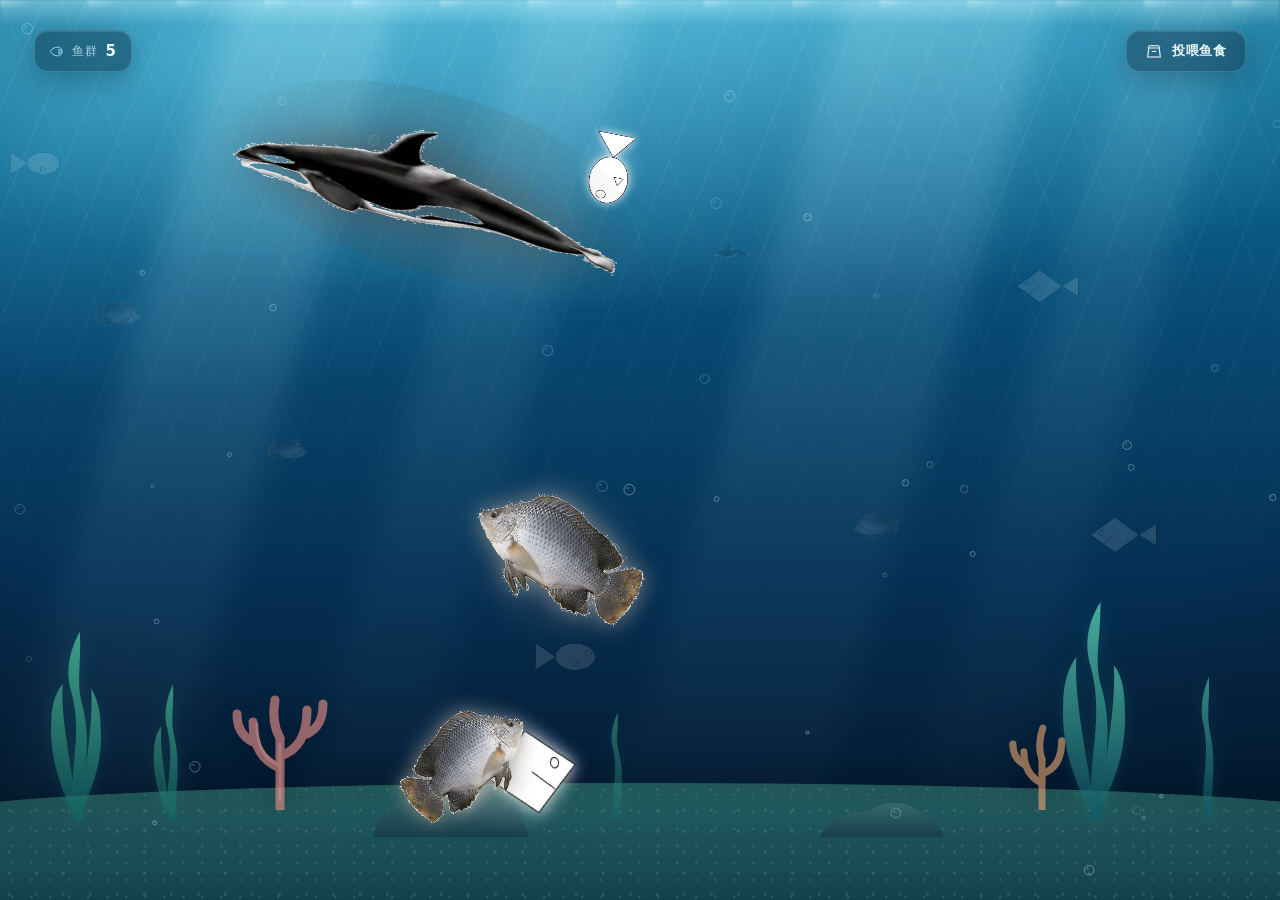
<file: Pages/Fishtank.html>
<!DOCTYPE html>
<html lang="zh-CN">
<head>
<meta charset="utf-8">
<meta name="viewport" content="width=device-width, initial-scale=1, viewport-fit=cover">
<meta name="color-scheme" content="dark">
<title>鱼缸</title>
<style>
  *{box-sizing:border-box}
  html,body{margin:0;padding:0;height:100%;overflow:hidden;background:#03131f}
  body{
    font-family:"PingFang SC","Microsoft YaHei","Hiragino Sans GB","Segoe UI",system-ui,sans-serif;
    color:#eaf8ff;-webkit-font-smoothing:antialiased;
  }
  .tank{
    position:relative;width:100vw;height:100vh;height:100dvh;
    overflow:hidden;isolation:isolate;user-select:none;-webkit-user-select:none;
    touch-action:none;cursor:default;
  }
  .tank.feeding{cursor:none}
  /* 鼠标悬停在鱼身上时的可点击提示 */
  .tank.over-fish{cursor:pointer}
  @media (pointer:coarse){.tank.feeding{cursor:default}}
  .layer{position:absolute;inset:0;pointer-events:none}

  /* ---------- 水体 ---------- */
  .water{
    z-index:0;
    background:
      radial-gradient(130% 75% at 50% -12%, rgba(150,232,255,.62), rgba(150,232,255,0) 62%),
      radial-gradient(90% 60% at 12% 8%, rgba(96,206,233,.30), transparent 60%),
      linear-gradient(180deg,#0f83ac 0%,#0b6792 15%,#084a73 36%,#063054 63%,#041e37 86%,#031627 100%);
  }
  .water::after{
    content:"";position:absolute;inset:0;
    background:radial-gradient(125% 105% at 50% 38%,transparent 42%,rgba(0,7,20,.58) 100%);
  }
  .beams{z-index:1;overflow:hidden;mix-blend-mode:screen}
  .beam{
    position:absolute;top:-25%;height:150%;width:13vw;min-width:80px;
    background:linear-gradient(180deg,rgba(196,244,255,.30),rgba(160,228,255,.07) 55%,transparent 88%);
    filter:blur(16px);transform:skewX(-16deg);
    animation:beamPulse 9s ease-in-out infinite alternate;
  }
  .beam:nth-child(1){left:8%;animation-duration:8.5s}
  .beam:nth-child(2){left:31%;width:9vw;opacity:.7;animation-duration:11s;animation-delay:-3s}
  .beam:nth-child(3){left:56%;width:16vw;opacity:.85;animation-duration:9.8s;animation-delay:-6s}
  .beam:nth-child(4){left:79%;width:8vw;opacity:.6;animation-duration:12.5s;animation-delay:-2s}
  @keyframes beamPulse{
    0%{opacity:.35;transform:skewX(-16deg) translateX(-18px)}
    50%{opacity:.9}
    100%{opacity:.5;transform:skewX(-11deg) translateX(26px)}
  }
  .caustics{
    z-index:1;
    background:
      repeating-linear-gradient(112deg,rgba(255,255,255,.055) 0 2px,transparent 2px 40px),
      repeating-linear-gradient(68deg,rgba(255,255,255,.04) 0 2px,transparent 2px 56px);
    -webkit-mask-image:linear-gradient(180deg,#000,rgba(0,0,0,.35) 45%,transparent 72%);
    mask-image:linear-gradient(180deg,#000,rgba(0,0,0,.35) 45%,transparent 72%);
    animation:caustics 13s ease-in-out infinite alternate;
  }
  @keyframes caustics{from{transform:translateX(-22px) scale(1)}to{transform:translateX(26px) scale(1.05)}}
  .surface{
    z-index:2;top:0;bottom:auto;height:26px;
    background:
      radial-gradient(ellipse 46px 13px at 0 0,rgba(226,250,255,.42),transparent 72%) 0 0/88px 26px repeat-x,
      linear-gradient(180deg,rgba(206,246,255,.38),rgba(206,246,255,0));
    filter:blur(1px);animation:surfaceMove 9s linear infinite;
  }
  @keyframes surfaceMove{to{background-position:88px 0,0 0}}

  /* ---------- 海床与景物 ---------- */
  .seabed{
    z-index:2;top:auto;left:-6%;right:-6%;bottom:-3%;height:16%;
    border-radius:50% 50% 0 0/34px 34px 0 0;
    background:
      radial-gradient(circle at 20% 30%,rgba(225,245,235,.13) 0 1px,transparent 2px) 0 0/27px 21px,
      radial-gradient(circle at 70% 70%,rgba(225,245,235,.09) 0 1px,transparent 2px) 0 0/19px 17px,
      linear-gradient(180deg,#2b6f70 0%,#1d535c 34%,#123a49 100%);
    box-shadow:inset 0 14px 42px rgba(0,0,0,.28),0 -8px 30px rgba(0,0,0,.12);
  }
  .weed{
    position:absolute;z-index:2;bottom:9%;left:var(--x);
    width:var(--w);height:var(--h);transform-origin:50% 100%;
    opacity:var(--o,.72);filter:blur(.4px) drop-shadow(0 0 8px rgba(62,214,168,.22));
    animation:sway var(--d) ease-in-out infinite alternate;animation-delay:var(--delay,0s);
  }
  @keyframes sway{from{transform:rotate(-7deg) skewX(2deg)}to{transform:rotate(7deg) skewX(-2deg)}}
  .coral{
    position:absolute;z-index:2;bottom:10%;width:var(--w);height:var(--h);
    opacity:.72;filter:drop-shadow(0 4px 12px rgba(0,0,0,.3));
  }
  .rock{
    position:absolute;z-index:2;bottom:7%;width:var(--w);height:var(--h);opacity:.8;
  }

  /* ---------- 主画布 ---------- */
  #scene{position:absolute;inset:0;width:100%;height:100%;z-index:3;pointer-events:none}

  /* ---------- HUD ---------- */
  .hud{position:absolute;inset:0;z-index:5;pointer-events:none}
  .glass{
    background:rgba(5,34,56,.42);border:1px solid rgba(164,226,255,.22);
    backdrop-filter:blur(14px);-webkit-backdrop-filter:blur(14px);
    box-shadow:0 8px 30px rgba(0,10,25,.28),inset 0 1px 0 rgba(255,255,255,.09);
  }

  /* 鱼群计数：独立定位到左上角（PC / 手机均显示） */
  .count{
    position:absolute;
    top:calc(clamp(16px,3vw,30px) + env(safe-area-inset-top,0px));
    left:calc(clamp(16px,3vw,34px) + env(safe-area-inset-left,0px));
    padding:11px 14px;border-radius:14px;font-size:12px;letter-spacing:.06em;
    color:rgba(205,238,252,.82);display:flex;align-items:center;gap:8px;
  }
  .count b{font-size:15px;font-weight:600;color:#eafaff;font-variant-numeric:tabular-nums}

  .controls{
    position:absolute;top:clamp(16px,3vw,30px);right:clamp(16px,3vw,34px);
    display:flex;align-items:center;gap:10px;pointer-events:auto;
  }
  .btn{
    display:flex;align-items:center;gap:9px;padding:11px 18px;border-radius:14px;
    color:#eafaff;font:inherit;font-size:13px;font-weight:600;letter-spacing:.06em;
    cursor:pointer;transition:transform .18s,background .22s,border-color .22s,box-shadow .22s;
  }
  .btn:hover{transform:translateY(-2px);background:rgba(12,62,92,.6);border-color:rgba(184,238,255,.45)}
  .btn:active{transform:translateY(0) scale(.97)}
  .btn:focus-visible{outline:2px solid #8fe3ff;outline-offset:3px}
  .btn.active{
    background:linear-gradient(145deg,rgba(255,183,94,.30),rgba(214,120,60,.20));
    border-color:rgba(255,206,142,.6);
    box-shadow:0 8px 30px rgba(255,160,70,.18),inset 0 1px 0 rgba(255,255,255,.16);
  }
  .btn svg{flex:none}
  .hint{
    position:absolute;bottom:clamp(18px,3.2vw,32px);left:50%;transform:translateX(-50%);
    padding:9px 18px;border-radius:999px;font-size:12px;letter-spacing:.05em;
    color:rgba(210,240,252,.75);white-space:nowrap;
    background:rgba(4,28,47,.34);border:1px solid rgba(164,226,255,.13);
    backdrop-filter:blur(8px);-webkit-backdrop-filter:blur(8px);
  }
  .hint kbd{
    font:inherit;font-size:11px;padding:1px 6px;border-radius:5px;margin:0 2px;
    border:1px solid rgba(190,232,252,.3);background:rgba(255,255,255,.07);
  }
  .gather{
    position:absolute;bottom:clamp(64px,8vw,88px);left:50%;transform:translate(-50%,10px);
    width:min(320px,76vw);padding:12px 16px 14px;border-radius:15px;
    opacity:0;transition:opacity .3s,transform .3s;
  }
  .gather.show{opacity:1;transform:translate(-50%,0)}
  .gather-top{display:flex;justify-content:space-between;align-items:center;font-size:11px;letter-spacing:.09em;color:rgba(214,242,255,.85)}
  .gather-top span:last-child{font-variant-numeric:tabular-nums;color:#ffd9a3}
  .track{margin-top:9px;height:4px;border-radius:99px;background:rgba(255,255,255,.12);overflow:hidden}
  #gatherBar{height:100%;width:0;border-radius:99px;background:linear-gradient(90deg,#6ee7f5,#ffd08a);box-shadow:0 0 12px rgba(255,200,130,.6)}
  .toast{
    position:absolute;top:clamp(80px,11vw,108px);left:50%;transform:translate(-50%,-8px);
    padding:10px 18px;border-radius:12px;font-size:12.5px;letter-spacing:.05em;
    background:rgba(6,38,60,.72);border:1px solid rgba(180,234,255,.24);
    color:#eafaff;opacity:0;transition:opacity .25s,transform .25s;white-space:nowrap;
  }
  .toast.show{opacity:1;transform:translate(-50%,0)}

  /* ---------- 鱼信息卡 ---------- */
  .fish-card{
    position:absolute;left:0;top:0;z-index:8;
    padding:11px 15px 12px;border-radius:14px;
    min-width:136px;max-width:min(280px,78vw);
    opacity:0;transform:translateY(6px) scale(.985);
    transition:opacity .22s ease,transform .22s ease;
    pointer-events:none;
  }
  .fish-card.show{opacity:1;transform:none}
  .fc-head{display:flex;align-items:center;gap:7px;font-size:14px;font-weight:600;letter-spacing:.04em;color:#eafaff}
  .fc-dot{flex:none;width:7px;height:7px;border-radius:50%;background:#ffd08a;box-shadow:0 0 10px rgba(255,200,130,.9)}
  .fc-row{
    display:flex;justify-content:space-between;gap:14px;margin-top:7px;
    font-size:11.5px;letter-spacing:.05em;color:rgba(190,226,244,.72);
  }
  .fc-row b{font-weight:500;color:#bfeaff;font-variant-numeric:tabular-nums;white-space:nowrap}

  /* ---------- 鱼食袋光标 ---------- */
  .food-cursor{
    position:absolute;left:0;top:0;
    width:176px;height:176px;margin-left:-48px;margin-top:-40px;
    z-index:9;pointer-events:none;opacity:0;
    transform-origin:48px 40px;   
    transition:opacity .18s ease;filter:drop-shadow(0 8px 14px rgba(0,0,0,.45));
    will-change:transform;
  }
  .tank.feeding .food-cursor{opacity:1}
  .food-cursor .bag{
    animation:bob 2.6s ease-in-out infinite;
    transform-origin:76px 58px;
  }
  @keyframes bob{0%,100%{transform:translateY(0) rotate(-2deg)}50%{transform:translateY(3px) rotate(2deg)}}
  .food-cursor.pour .bag{animation:pour .5s ease-in-out}
  @keyframes pour{0%{transform:rotate(0)}35%{transform:rotate(-34deg) translate(2px,2px)}70%{transform:rotate(-24deg)}100%{transform:rotate(0)}}
  .food-cursor .grain{opacity:0}
  .food-cursor.pour .grain{animation:spill .55s ease-out forwards}
  .food-cursor.pour .grain:nth-of-type(2){animation-delay:.06s}
  .food-cursor.pour .grain:nth-of-type(3){animation-delay:.12s}
  @keyframes spill{0%{opacity:0;transform:translate(0,0) scale(.5)}25%{opacity:1}100%{opacity:0;transform:translate(var(--dx),var(--dy)) scale(1)}}

  @media (max-width:640px){
    /* 鱼群框：手机端保留显示，左上角，尺寸收紧 */
    .count{padding:8px 11px;font-size:11px;gap:6px;border-radius:12px}
    .count b{font-size:13px}
    .btn{padding:10px 13px;font-size:12px;gap:6px}
    .hint{font-size:11px;padding:8px 13px;white-space:normal;text-align:center;width:max-content;max-width:88vw}
    .toast{font-size:11.5px;max-width:88vw;white-space:normal;text-align:center}
    .coral,.rock{opacity:.6}
    .fish-card{padding:10px 13px 11px;border-radius:13px}
    .fc-head{font-size:13px}
    .fc-row{font-size:11px}
  }
  @media (prefers-reduced-motion:reduce){
    .beam,.caustics,.surface,.weed,.food-cursor .bag{animation:none}
  }
</style>
</head>
<body>
<div class="tank" id="tank">

  <div class="layer water"></div>
  <div class="layer beams"><i class="beam"></i><i class="beam"></i><i class="beam"></i><i class="beam"></i></div>
  <div class="layer caustics"></div>
  <div class="layer surface"></div>
  <div class="layer seabed"></div>

  <!-- 海草（每株独立摆动） -->
  <svg class="weed" style="--x:3%;--w:76px;--h:190px;--d:6.2s;--delay:-1s;--o:.62" viewBox="0 0 80 160" preserveAspectRatio="none">
    <defs><linearGradient id="wg1" x1="0" y1="1" x2="0" y2="0"><stop stop-color="#0e6b69"/><stop offset="1" stop-color="#5ce0ab"/></linearGradient></defs>
    <path d="M40 160 C28 124 50 92 34 50 C28 32 36 14 44 2 C46 28 40 44 46 62 C58 96 46 128 48 160 Z" fill="url(#wg1)"/>
    <path d="M40 160 C22 132 12 106 14 78 C14 62 20 52 26 46 C24 74 32 98 42 160 Z" fill="url(#wg1)" opacity=".8"/>
    <path d="M40 160 C58 136 68 112 66 84 C66 68 62 58 56 50 C58 78 52 104 44 160 Z" fill="url(#wg1)" opacity=".85"/>
  </svg>
  <svg class="weed" style="--x:11%;--w:58px;--h:140px;--d:7.4s;--delay:-3.4s;--o:.55" viewBox="0 0 80 160" preserveAspectRatio="none">
    <path d="M40 160 C30 126 48 96 36 56 C30 36 38 18 44 6 C46 32 40 46 46 66 C56 100 46 130 48 160 Z" fill="url(#wg1)"/>
    <path d="M40 160 C24 134 16 110 18 84 C18 70 22 60 28 54 C26 80 32 104 42 160 Z" fill="url(#wg1)" opacity=".75"/>
  </svg>
  <svg class="weed" style="--x:82%;--w:88px;--h:220px;--d:8s;--delay:-2s;--o:.68" viewBox="0 0 80 160" preserveAspectRatio="none">
    <defs><linearGradient id="wg2" x1="0" y1="1" x2="0" y2="0"><stop stop-color="#0b5b6b"/><stop offset="1" stop-color="#67e8c0"/></linearGradient></defs>
    <path d="M40 160 C30 122 52 90 36 46 C30 28 38 12 46 2 C46 30 40 44 46 62 C60 98 46 128 48 160 Z" fill="url(#wg2)"/>
    <path d="M40 160 C20 130 10 104 12 76 C12 60 18 48 24 42 C22 72 30 98 42 160 Z" fill="url(#wg2)" opacity=".8"/>
    <path d="M40 160 C60 134 70 108 68 80 C68 64 64 54 58 48 C60 78 52 106 44 160 Z" fill="url(#wg2)" opacity=".85"/>
  </svg>
  <svg class="weed" style="--x:92%;--w:56px;--h:150px;--d:6.8s;--delay:-4.5s;--o:.5" viewBox="0 0 80 160" preserveAspectRatio="none">
    <path d="M40 160 C28 128 48 98 36 58 C30 40 38 20 44 8 C46 34 40 48 46 68 C56 102 46 132 48 160 Z" fill="url(#wg2)"/>
  </svg>
  <svg class="weed" style="--x:46%;--w:52px;--h:118px;--d:5.6s;--delay:-1.8s;--o:.38" viewBox="0 0 80 160" preserveAspectRatio="none">
    <path d="M40 160 C30 130 48 100 36 62 C32 46 38 28 44 16 C46 40 40 52 46 70 C56 104 46 132 48 160 Z" fill="url(#wg1)"/>
  </svg>

  <!-- 珊瑚与礁石 -->
  <svg class="coral" style="left:16%;--w:150px;--h:150px" viewBox="0 0 150 150">
    <g stroke="#e08a86" stroke-width="9" stroke-linecap="round" fill="none" opacity=".9">
      <path d="M75 150 V78"/><path d="M75 108 C55 100 48 84 48 62"/><path d="M75 96 C95 90 102 72 102 50"/>
      <path d="M48 82 C36 76 32 66 32 54"/><path d="M102 74 C114 68 118 58 118 44"/>
      <path d="M75 78 C68 66 68 52 70 40"/>
    </g>
    <g stroke="#ffb3a0" stroke-width="3" stroke-linecap="round" fill="none" opacity=".55">
      <path d="M75 140 V84"/><path d="M75 106 C57 98 52 84 52 64"/>
    </g>
  </svg>
  <svg class="coral" style="right:14%;--w:118px;--h:118px" viewBox="0 0 150 150">
    <g stroke="#e6a36f" stroke-width="9" stroke-linecap="round" fill="none" opacity=".85">
      <path d="M75 150 V86"/><path d="M75 116 C58 108 52 94 52 76"/><path d="M75 104 C94 98 100 82 100 62"/>
      <path d="M75 86 C70 72 72 58 76 46"/><path d="M52 92 C42 86 38 76 38 66"/>
    </g>
  </svg>
  <svg class="rock" style="left:29%;--w:160px;--h:66px" viewBox="0 0 160 66">
    <defs><linearGradient id="rk" x1="0" y1="0" x2="0" y2="1"><stop stop-color="#3c6d70"/><stop offset="1" stop-color="#163a48"/></linearGradient></defs>
    <path d="M2 66 C8 40 30 22 56 26 C74 8 112 12 124 30 C142 32 154 46 158 66 Z" fill="url(#rk)"/>
  </svg>
  <svg class="rock" style="right:26%;--w:130px;--h:52px" viewBox="0 0 160 66">
    <path d="M2 66 C14 44 36 32 62 34 C86 16 120 22 132 38 C146 42 156 52 158 66 Z" fill="url(#rk)"/>
  </svg>

  <canvas id="scene"></canvas>

  <div class="hud">
    <!-- 鱼群计数：移到 HUD 顶层并独立定位到左上角 -->
    <div class="count glass">
      <svg width="15" height="15" viewBox="0 0 24 24" fill="none" stroke="#8fdcf5" stroke-width="1.6"><path d="M2 12c3-5 8-7 12-7 4 0 7 3 7 7s-3 7-7 7c-4 0-9-2-12-7z"/><path d="M21 12l-5-4v8z"/></svg>
      鱼群 <b id="fishCount">0</b>
    </div>

    <div class="controls">
      <button class="btn glass" id="feedBtn" type="button" aria-pressed="false">
        <svg width="18" height="18" viewBox="0 0 24 24" fill="none" stroke="currentColor" stroke-width="1.5" stroke-linejoin="round">
          <path d="M5 8h14l1.4 12H3.6L5 8z"/><path d="M4 8l2-3h12l2 3"/><path d="M9 12.5h6"/><circle cx="9.5" cy="5" r=".7" fill="currentColor" stroke="none"/><circle cx="14" cy="4.5" r=".6" fill="currentColor" stroke="none"/>
        </svg>
        <span id="feedLabel">投喂鱼食</span>
      </button>
    </div>

    <div class="gather glass" id="gather">
      <div class="gather-top"><span>鱼群正在集结</span><span id="gatherText">10.0s</span></div>
      <div class="track"><div id="gatherBar"></div></div>
    </div>
    <div class="toast" id="toast" role="status" aria-live="polite"></div>

    <!-- 点击鱼后弹出的信息卡 -->
    <div class="fish-card glass" id="fishCard" role="status" aria-live="polite">
      <div class="fc-head"><i class="fc-dot"></i><b id="fcName">—</b></div>
      <div class="fc-row"><span>入缸时间</span><b id="fcTime">—</b></div>
    </div>
  </div>

  <!-- 投喂模式下的鱼食袋光标 -->
  <div class="food-cursor" id="foodCursor" aria-hidden="true">
    <svg viewBox="-48 -40 176 176" width="176" height="176">
      <defs>
        <linearGradient id="bagG" x1="0" y1="0" x2="1" y2="1">
          <stop offset="0" stop-color="#f6d9a6"/><stop offset=".5" stop-color="#e0ae72"/><stop offset="1" stop-color="#b97c45"/>
        </linearGradient>
        <linearGradient id="bandG" x1="0" y1="0" x2="0" y2="1"><stop stop-color="#a86c3d"/><stop offset="1" stop-color="#75451f"/></linearGradient>
      </defs>
      <!-- 投喂准星 -->
      <circle cx="0" cy="0" r="9" fill="none" stroke="rgba(226,250,255,.9)" stroke-width="1.2" stroke-dasharray="3 3"/>
      <circle cx="0" cy="0" r="2.2" fill="#eafcff"/>
      <g class="bag">
        <!-- 撒出的颗粒 -->
        <circle class="grain" style="--dx:-14px;--dy:22px" cx="12" cy="14" r="2.6" fill="#c8843f"/>
        <circle class="grain" style="--dx:-4px;--dy:28px" cx="15" cy="13" r="2.2" fill="#e0a45c"/>
        <circle class="grain" style="--dx:6px;--dy:20px" cx="18" cy="15" r="2.4" fill="#b97536"/>
        <!-- 扎口 -->
        <path d="M14 19 Q40 10 66 19 L62 29 Q40 21 18 29 Z" fill="url(#bandG)"/>
        <path d="M16 21 Q40 13 64 21" fill="none" stroke="rgba(255,225,180,.5)" stroke-width="1.4"/>
        <!-- 袋身 -->
        <path d="M18 27 L62 27 L68 84 Q40 92 12 84 Z" fill="url(#bagG)" stroke="#7c4d28" stroke-width="2" stroke-linejoin="round"/>
        <path d="M18 27 L24 37 L56 37 L62 27" fill="rgba(255,255,255,.20)"/>
        <path d="M24 37 L20 80" stroke="rgba(255,255,255,.14)" stroke-width="2" fill="none"/>
        <!-- 标签 -->
        <ellipse cx="40" cy="58" rx="18" ry="14.5" fill="#fff5e0" stroke="#b9824a" stroke-width="1.4"/>
        <path d="M30 58c4-4.5 9.5-4.5 13.5 0-4 4.5-9.5 4.5-13.5 0z" fill="#df9350"/>
        <path d="M43.5 58l6-4.5v9z" fill="#df9350"/>
        <circle cx="33.5" cy="56.8" r="1.1" fill="#70421f"/>
      </g>
    </svg>
  </div>

  <script type="application/json" id="fishConfig">
  {
    "fish": [
      {
        "name": "三角鱼",
        "src": "../src/fish/fish_triangle.png",
        "importTime": "2026-11-12 14:00",
        "count": 1,
        "length": 120,
        "width": 84
      },
      {
        "name": "圆鱼",
        "src": "../src/fish/fish_circle.png",
        "importTime": "2026-11-12 12:00",
        "count": 1,
        "length": 70,
        "width": 40
      },
      {
        "name": "罗非无敌",
        "src": "../src/fish/ODL.png",
        "importTime": "2026-11-12 00:00",
        "count": 1,
        "length": 140,
        "width": 92
      },
      {
        "name": "张罗非",
        "src": "../src/fish/ODL.png",
        "importTime": "2026-11-13 16:30",
        "count": 1,
        "length": 180,
        "width": 110
      },
      {
        "name": "哦鲸鲸",
        "src": "../src/fish/whale.png",
        "importTime": "2026-11-12 00:00",
        "count": 1,
        "length": 400,
        "width": 100
      }
    ]
  }
  </script>

</div>

<script>
(function(){
  'use strict';
  var tank=document.getElementById('tank'),
      canvas=document.getElementById('scene'),
      ctx=canvas.getContext('2d'),
      btn=document.getElementById('feedBtn'),
      btnLabel=document.getElementById('feedLabel'),
      cursorEl=document.getElementById('foodCursor'),
      toastEl=document.getElementById('toast'),
      hintEl=document.getElementById('hint'),
      gatherEl=document.getElementById('gather'),
      gatherBar=document.getElementById('gatherBar'),
      gatherText=document.getElementById('gatherText'),
      countEl=document.getElementById('fishCount'),
      cardEl=document.getElementById('fishCard'),
      fcName=document.getElementById('fcName'),
      fcTime=document.getElementById('fcTime'),
      configEl=document.getElementById('fishConfig');

  var TAU=Math.PI*2;
  var clamp=function(v,a,b){return v<a?a:(v>b?b:v);};
  var rand=function(a,b){return a+Math.random()*(b-a);};
  function rgb(hex){var h=hex.replace('#','');return [parseInt(h.slice(0,2),16),parseInt(h.slice(2,4),16),parseInt(h.slice(4,6),16)];}
  function rgba(hex,a){var c=rgb(hex);return 'rgba('+c[0]+','+c[1]+','+c[2]+','+a+')';}
  function lerpAngle(a,b,t){var d=((b-a+Math.PI)%TAU+TAU)%TAU-Math.PI;return a+d*t;}
  function num(v,def){var n=Number(v);return isFinite(n)?n:def;}

  var W=0,H=0,DPR=1,now=performance.now(),last=now,lastHud=0;
  var fishes=[],distant=[],bubbles=[],foods=[],ripples=[];
  var sprites=[];
  var feeding=false,gather=null,toastTimer=null,cardTimer=null;
  var mx=-200,my=-200,prevMx=-200,tilt=0,tiltTarget=0;

  function readConfig(){
    var raw=(configEl?configEl.textContent:'')||'';
    var cfg=null;
    try{ cfg=JSON.parse(raw); }
    catch(e){ console.warn('[OceanTank] #fishConfig JSON 解析失败：',e); cfg=null; }
    if(!cfg||!Array.isArray(cfg.fish)) cfg={fish:[]};
    return cfg;
  }
  var fishConfig=readConfig();

  function loadImage(src){
    return new Promise(function(resolve){
      if(!src){ resolve(null); return; }
      var im=new Image();
      im.onload=function(){ resolve(im); };
      im.onerror=function(){
        console.warn('[OceanTank] 无法加载鱼图 "'+src+'"（检查路径/文件名），已跳过。');
        resolve(null);
      };
      im.src=src;
    });
  }

  function loadFishSources(cfg){
    var list=(cfg&&cfg.fish)||[];
    return Promise.all(list.map(function(item){
      return loadImage(item&&item.src).then(function(im){
        return im?{img:im,cfg:item}:null;
      });
    })).then(function(arr){ return arr.filter(Boolean); });
  }

  function buildSprites(entries){
    var out=[];
    (entries||[]).forEach(function(entry){
      var srcEl=(entry&&entry.img)?entry.img:entry;
      var item=(entry&&entry.cfg)||{};
      if(!srcEl) return;

      var nw=srcEl.naturalWidth||srcEl.width||0;
      var nh=srcEl.naturalHeight||srcEl.height||0;
      if(!nw||!nh) return;

      var base=document.createElement('canvas');
      base.width=nw;base.height=nh;
      var bc=base.getContext('2d');
      try{ bc.drawImage(srcEl,0,0); }catch(e){ return; }

      var sx=0,sy=0,cw=nw,ch=nh;

      try{
        var id=bc.getImageData(0,0,nw,nh), dd=id.data;
        var opaque=0,clear=0;
        for(var k=0;k<dd.length;k+=4){
          if(dd[k+3]<=10) clear++; else opaque++;
        }
        var hasAlpha=(opaque>0)&&(clear/opaque>0.02);

        if(!hasAlpha){
          for(var k2=0;k2<dd.length;k2+=4){
            var lum=dd[k2]*0.299+dd[k2+1]*0.587+dd[k2+2]*0.114;
            dd[k2+3]=Math.round(clamp(255-lum,0,255));
          }
          bc.putImageData(id,0,0);
        }

        var minX=nw,minY=nh,maxX=-1,maxY=-1;
        for(var y=0;y<nh;y++){
          var row=y*nw;
          for(var x=0;x<nw;x++){
            if(dd[(row+x)*4+3]<=10) continue;
            if(x<minX)minX=x;
            if(x>maxX)maxX=x;
            if(y<minY)minY=y;
            if(y>maxY)maxY=y;
          }
        }
        if(maxX>=0){ sx=minX;sy=minY;cw=maxX-minX+1;ch=maxY-minY+1; }
      }catch(err){
        sx=0;sy=0;cw=nw;ch=nh;
      }

      var cv=document.createElement('canvas');
      cv.width=cw;cv.height=ch;
      var cc=cv.getContext('2d');
      cc.drawImage(base,sx,sy,cw,ch,0,0,cw,ch);

      var glow='#8fdcf5';
      try{
        var id2=cc.getImageData(0,0,cw,ch),d2=id2.data;
        var sr=0,sg=0,sb=0,n=0;
        for(var k3=0;k3<d2.length;k3+=4){
          if(d2[k3+3]<40) continue;
          sr+=d2[k3];sg+=d2[k3+1];sb+=d2[k3+2];n++;
        }
        if(n>0){
          glow='#'+[sr/n,sg/n,sb/n].map(function(v){
            v=Math.round(clamp(v*1.18,0,255));
            return ('0'+v.toString(16)).slice(-2);
          }).join('');
        }
      }catch(e){}

      var L=num(item.length,0);
      if(!(L>0)) L=clamp(Math.round(cw*0.35),80,170);
      var Wd=num(item.width,0);
      if(!(Wd>0)) Wd=Math.round(L*(ch/cw));

      var cnt=(item.count===undefined||item.count===null)?2:Math.round(num(item.count,2));
      cnt=clamp(cnt,0,40);

      out.push({
        cv:cv,
        ar:ch/cw,
        glow:glow,
        name:item.name||'未命名鱼',
        src:item.src||'',
        importTime:item.importTime||'',
        count:cnt,
        length:L,
        width:Wd
      });
    });
    return out;
  }

  function makeBubble(init,x,y){
    return {
      x:x!==undefined?x:rand(0,W),
      y:y!==undefined?y:(init?rand(0,H):H+12),
      r:rand(1.4,5.4),v:rand(13,36),sway:rand(0,TAU),sw:rand(.7,1.9),a:rand(.18,.5)
    };
  }
  function makeFish(i,si){
    var spr=sprites[si]||null;
    var heading=rand(0,TAU);
    return {
      x:rand(60,Math.max(80,W-60)),y:rand(70,Math.max(110,H-100)),
      vx:Math.cos(heading)*26,vy:Math.sin(heading)*16,
      heading:heading,flip:Math.cos(heading)>=0?-1:1,pitch:0,
      spriteIdx:si,
      len:spr?spr.length:100,
      ht:spr?spr.width:60,
      seed:rand(0,100),phase:rand(0,12),cruise:rand(21,40),
      food:null,arrived:false,orbit:0,orbitR:40,dir:Math.random()<.5?-1:1,
      deadline:0,tx:0,ty:0,eat:0,sel:0
    };
  }
  function initDistant(){
    distant=[];
    if(!sprites.length) return;
    var n=Math.round(clamp(W/170,4,10));
    for(var i=0;i<n;i++){
      distant.push({
        x:rand(0,W),y:rand(H*.12,H*.78),
        vx:rand(9,23)*(Math.random()<.5?-1:1),
        len:rand(36,66),
        spriteIdx:i%sprites.length
      });
    }
  }
  function resize(){
    var r=tank.getBoundingClientRect(),oldW=W,oldH=H;
    W=r.width;H=r.height;
    DPR=Math.min(2,window.devicePixelRatio||1);
    canvas.width=Math.round(W*DPR);canvas.height=Math.round(H*DPR);
    canvas.style.width=W+'px';canvas.style.height=H+'px';
    ctx.setTransform(DPR,0,0,DPR,0,0);
    if(oldW>0&&oldH>0){
      var sx=W/oldW,sy=H/oldH;
      fishes.forEach(function(f){f.x*=sx;f.y*=sy;});
      distant.forEach(function(d){d.x*=sx;d.y*=sy;});
      foods.forEach(function(f){f.x*=sx;f.y*=sy;f.grains.forEach(function(g){g.x*=sx;g.y*=sy;});});
      bubbles.forEach(function(b){b.x*=sx;b.y*=sy;});
    }
    hideFishCard();
  }

  function spawnFish(){
    fishes=[];
    sprites.forEach(function(spr,si){
      var n=clamp(Math.round(spr.count),0,40);
      for(var i=0;i<n;i++) fishes.push(makeFish(fishes.length,si));
    });
    if(fishes.length>80) fishes.length=80;
    countEl.textContent=String(fishes.length);
  }

  /* ---------- 点击鱼 → 显示名字与入缸时间 ---------- */

  // 命中检测：把鼠标点逆变换到鱼的局部坐标，按椭圆判定
  function pickFish(px,py){
    var best=null,bestD=Infinity;
    for(var i=fishes.length-1;i>=0;i--){
      var f=fishes[i];
      if(!sprites[f.spriteIdx]) continue;
      var hw=Math.max(7,f.len*.5), hh=Math.max(6,f.ht*.5);
      var dx=px-f.x, dy=py-f.y;
      var c=Math.cos(f.pitch||0), s=Math.sin(f.pitch||0);
      var lx= dx*c+dy*s;
      var ly=-dx*s+dy*c;
      var nx=lx/hw, ny=ly/hh;
      var d=nx*nx+ny*ny;
      if(d<=1&&d<bestD){bestD=d;best=f;}
    }
    return best;
  }

  function hideFishCard(){
    if(cardEl) cardEl.classList.remove('show');
    clearTimeout(cardTimer);
  }

  function showFishCard(f,px,py){
    var spr=sprites[f.spriteIdx];
    if(!spr||!cardEl) return;
    f.sel=now;

    fcName.textContent=spr.name||'未命名鱼';
    fcTime.textContent=spr.importTime||'未知';
    cardEl.classList.add('show');

    var cw=cardEl.offsetWidth||160, chh=cardEl.offsetHeight||64, pad=10;
    var x=px+18, y=py-chh-16;
    if(x+cw>W-pad) x=px-cw-18;          // 右侧空间不足则放到左侧
    if(x<pad) x=pad;
    if(y<pad) y=py+20;                  // 上方空间不足则放到下方
    if(y+chh>H-pad) y=H-pad-chh;
    if(y<pad) y=pad;
    cardEl.style.left=Math.round(x)+'px';
    cardEl.style.top=Math.round(y)+'px';

    clearTimeout(cardTimer);
    cardTimer=setTimeout(hideFishCard,4200);   // 4.2 秒后自动隐藏
  }

  function feedAt(px,py){
    if(!fishes.length) return;
    var x=clamp(px,16,W-16),y=clamp(py,16,H-16);
    var food={x:x,y:y,born:now,active:true,grains:[]};
    for(var i=0;i<22;i++){
      food.grains.push({x:x+rand(-15,15),y:y+rand(-9,9),vx:rand(-18,18),vy:rand(3,11),r:rand(1.6,3.2)});
    }
    foods.push(food);
    if(foods.length>3){foods[0].active=false;foods.shift();}
    ripples.push({x:x,y:y,r:5,a:.9});

    fishes.forEach(function(f,i){
      var a=(i/fishes.length)*TAU+rand(-.2,.2);
      var rr=rand(70,130);
      f.food=food;
      f.tx=clamp(x+Math.cos(a)*rr,44,W-44);
      f.ty=clamp(y+Math.sin(a)*rr,52,H-74);
      f.arrived=false;
      f.orbit=a;f.orbitR=rr;f.dir=Math.random()<.5?-1:1;
      f.deadline=now+rand(5600,9200);
    });
    for(var b=0;b<5;b++)bubbles.push(makeBubble(false,x+rand(-14,14),y+rand(0,10)));
    gather={start:now,duration:10000,done:false,doneAt:0};
    showToast('鱼食已撒下 · 鱼群将在 10 秒内集结');
    cursorEl.classList.remove('pour');void cursorEl.offsetWidth;cursorEl.classList.add('pour');
  }
  function showToast(msg){
    toastEl.textContent=msg;toastEl.classList.add('show');
    clearTimeout(toastTimer);
    toastTimer=setTimeout(function(){toastEl.classList.remove('show');},2600);
  }
  function setFeeding(v){
    feeding=v;
    tank.classList.toggle('feeding',v);
    btn.classList.toggle('active',v);
    btn.setAttribute('aria-pressed',v?'true':'false');
    btnLabel.textContent=v?'结束投喂':'投喂鱼食';
    if(v){ tank.classList.remove('over-fish'); hideFishCard(); }
    if(hintEl){
      hintEl.innerHTML=v
        ?'左键点击水中任意位置撒下鱼食 · <kbd>Esc</kbd> 或右键结束'
        :'点击任意一条鱼，查看它的名字与入缸时间';
    }
    if(!v)cursorEl.classList.remove('pour');
  }

  function separation(f){
    var sx=0,sy=0;
    for(var i=0;i<fishes.length;i++){
      var o=fishes[i];if(o===f)continue;
      var dx=f.x-o.x,dy=f.y-o.y,d=Math.sqrt(dx*dx+dy*dy);
      var min=(f.len+o.len)*.32;
      if(d>0.001&&d<min){var k=(min-d)/min;sx+=dx/d*k;sy+=dy/d*k;}
    }
    return [sx,sy];
  }
  function updateFish(f,dt){
    var active=f.food&&f.food.active&&(now-f.food.born)<14000;
    if(active){
      var food=f.food,tx=f.tx,ty=f.ty,orbiting=false;
      if(f.arrived){
        f.orbit+=f.dir*dt*.9;
        tx=food.x+Math.cos(f.orbit)*f.orbitR;
        ty=food.y+Math.sin(f.orbit)*f.orbitR*.62;
        orbiting=true;
      }
      var dx=tx-f.x,dy=ty-f.y,d=Math.sqrt(dx*dx+dy*dy)||1;
      var speed;
      if(orbiting){speed=clamp(d*1.9,14,56);}
      else{
        var tl=Math.max(.35,(f.deadline-now)/1000);
        speed=clamp(d/tl*1.45,42,330);
      }
      var sep=separation(f),force=f.arrived?78:12;
      var dvx=dx/d*speed+sep[0]*force,dvy=dy/d*speed+sep[1]*force;
      var k=Math.min(1,dt*(orbiting?2.7:3.8));
      f.vx+=(dvx-f.vx)*k;f.vy+=(dvy-f.vy)*k;
      if(!f.arrived){
        var fd=Math.sqrt(Math.pow(food.x-f.x,2)+Math.pow(food.y-f.y,2));
        if(fd<100)f.arrived=true;
        var left=(f.deadline-now)/1000;
        if(left<.35&&fd>102){
          f.x+=(food.x-f.x)*Math.min(1,dt*13);
          f.y+=(food.y-f.y)*Math.min(1,dt*13);
        }
      }
    }else{
      if(f.food){f.food=null;f.heading=Math.atan2(f.vy,f.vx||.001);}
      f.phase+=dt*.6;
      var wander=Math.sin(f.phase*.9+f.seed)*.55+Math.sin(f.phase*1.83+f.seed*2.3)*.3;
      f.heading+=wander*dt*.95;
      var m=clamp(W*.08,60,110),th=f.heading;
      if(f.x<m)th=lerpAngle(th,0,.16);
      else if(f.x>W-m)th=lerpAngle(th,Math.PI,.16);
      if(f.y<m*.8)th=lerpAngle(th,Math.PI/2,.18);
      else if(f.y>H-72)th=lerpAngle(th,-Math.PI/2,.18);
      f.heading=lerpAngle(f.heading,th,Math.min(1,dt*2.4));
      var s2=separation(f);
      var dvx2=Math.cos(f.heading)*f.cruise+s2[0]*20;
      var dvy2=Math.sin(f.heading)*f.cruise*.66+s2[1]*20;
      var k2=Math.min(1,dt*1.9);
      f.vx+=(dvx2-f.vx)*k2;f.vy+=(dvy2-f.vy)*k2;
    }
    f.x+=f.vx*dt;f.y+=f.vy*dt;
    if(f.x<28){f.x=28;f.vx=Math.abs(f.vx);f.heading=0;}
    if(f.x>W-28){f.x=W-28;f.vx=-Math.abs(f.vx);f.heading=Math.PI;}
    if(f.y<44){f.y=44;f.vy=Math.abs(f.vy);}
    if(f.y>H-42){f.y=H-42;f.vy=-Math.abs(f.vy);}
    var targetFlip=f.vx>=0?-1:1;
    f.flip+=(targetFlip-f.flip)*Math.min(1,dt*8.5);
    var pitch=Math.atan2(f.vy,Math.abs(f.vx)+1)*(-f.flip);
    f.pitch+=(pitch-f.pitch)*Math.min(1,dt*6);
  }

  function drawFish(f,t){
    var spr=sprites[f.spriteIdx];
    if(!spr) return;
    var w=f.len,h=f.ht;
    var glow=spr.glow||'#8fdcf5';
    ctx.save();
    ctx.translate(f.x,f.y);

    // 选中高亮：脉动虚线椭圆 + 柔光
    if(f.sel&&now-f.sel<5200){
      var a=1-(now-f.sel)/5200;
      var pulse=1+.035*Math.sin(now*.006);
      ctx.save();
      ctx.globalAlpha=a*.9;
      ctx.strokeStyle='rgba(255,214,150,.95)';
      ctx.lineWidth=2;
      ctx.setLineDash([6,6]);
      ctx.lineDashOffset=-now*.02;
      ctx.beginPath();
      ctx.ellipse(0,0,w*.56*pulse,h*.72*pulse,0,0,TAU);
      ctx.stroke();
      ctx.setLineDash([]);
      ctx.globalAlpha=a*.35;
      ctx.fillStyle='rgba(255,214,150,.18)';
      ctx.beginPath();
      ctx.ellipse(0,0,w*.56*pulse,h*.72*pulse,0,0,TAU);
      ctx.fill();
      ctx.restore();
    }

    ctx.rotate(f.pitch+Math.sin(t*7+f.seed)*.03);
    ctx.scale(f.flip,1+Math.sin(t*9+f.seed)*.02);
    var g=ctx.createRadialGradient(0,0,2,0,0,w*.52);
    g.addColorStop(0,rgba(glow,.22));g.addColorStop(1,rgba(glow,0));
    ctx.fillStyle=g;ctx.beginPath();ctx.ellipse(0,0,w*.52,h*.9,0,0,TAU);ctx.fill();

    ctx.shadowColor=rgba(glow,.9);ctx.shadowBlur=Math.max(8,w*.13);
    ctx.drawImage(spr.cv,-w/2,-h/2,w,h);
    ctx.shadowBlur=0;
    ctx.restore();
  }
  function drawDistant(dt){
    if(!sprites.length)return;
    ctx.save();ctx.globalAlpha=.13;
    for(var i=0;i<distant.length;i++){
      var d=distant[i];d.x+=d.vx*dt;
      if(d.x>W+90)d.x=-90;if(d.x<-90)d.x=W+90;
      var spr=sprites[d.spriteIdx%sprites.length];
      if(!spr)continue;
      var w=d.len,h=w*spr.ar;
      ctx.save();ctx.translate(d.x,d.y+Math.sin(now*.001+d.x*.01)*5);ctx.scale(d.vx>=0?-1:1,1);
      ctx.drawImage(spr.cv,-w/2,-h/2,w,h);ctx.restore();
    }
    ctx.restore();
  }
  function drawBubbles(dt){
    for(var i=0;i<bubbles.length;i++){
      var b=bubbles[i];
      b.y-=b.v*dt;
      b.x+=Math.sin(now*.001*b.sw+b.sway)*9*dt;
      if(b.y<-14){bubbles[i]=makeBubble(false);continue;}
      ctx.globalAlpha=b.a;
      ctx.strokeStyle='rgba(205,245,255,.85)';ctx.lineWidth=1;
      ctx.beginPath();ctx.arc(b.x,b.y,b.r,0,TAU);ctx.stroke();
      ctx.fillStyle='rgba(255,255,255,.5)';
      ctx.beginPath();ctx.arc(b.x-b.r*.32,b.y-b.r*.32,Math.max(.6,b.r*.24),0,TAU);ctx.fill();
    }
    ctx.globalAlpha=1;
    while(bubbles.length>120)bubbles.shift();
  }
  function drawFoods(dt){
    for(var i=foods.length-1;i>=0;i--){
      var food=foods[i],age=now-food.born;
      if(age>17000){food.active=false;foods.splice(i,1);continue;}
      var glow=clamp(1-age/9000,0,1)*.3;
      if(glow>0){
        var rg=ctx.createRadialGradient(food.x,food.y,0,food.x,food.y,95);
        rg.addColorStop(0,rgba('#ffd28a',glow));rg.addColorStop(1,rgba('#ffd28a',0));
        ctx.fillStyle=rg;ctx.beginPath();ctx.arc(food.x,food.y,95,0,TAU);ctx.fill();
      }
      var fade=clamp(1-(age-13500)/2500,0,1);
      food.grains=food.grains.filter(function(g){
        g.vy=Math.min(9,g.vy+2.2*dt);g.vx*=.985;
        g.x+=g.vx*dt+Math.sin(now*.002+g.y*.08)*3*dt;
        g.y+=g.vy*dt;
        if(g.y>H-32){g.y=H-32;g.vy=0;g.vx*=.8;}
        for(var j=0;j<fishes.length;j++){
          var f=fishes[j];
          if(f.arrived&&f.food===food&&Math.abs(f.x-g.x)<24&&Math.abs(f.y-g.y)<24){
            f.eat++;
            if(Math.random()<.6)bubbles.push(makeBubble(false,g.x,g.y));
            return false;
          }
        }
        ctx.globalAlpha=fade*.95;
        ctx.fillStyle='#f7c67c';ctx.beginPath();ctx.arc(g.x,g.y,g.r,0,TAU);ctx.fill();
        ctx.fillStyle='rgba(255,255,255,.55)';
        ctx.beginPath();ctx.arc(g.x-.6,g.y-.6,g.r*.35,0,TAU);ctx.fill();
        return true;
      });
      ctx.globalAlpha=1;
    }
    for(var r=ripples.length-1;r>=0;r--){
      var rp=ripples[r];rp.r+=78*dt;rp.a-=dt*1.15;
      if(rp.a<=0){ripples.splice(r,1);continue;}
      ctx.strokeStyle=rgba('#ffe3b0',rp.a*.75);ctx.lineWidth=1.6;
      ctx.beginPath();ctx.ellipse(rp.x,rp.y,rp.r,rp.r*.45,0,0,TAU);ctx.stroke();
    }
  }
  function updateHUD(t){
    if(t-lastHud<80)return;lastHud=t;
    if(!gather)return;
    var e=t-gather.start,p=clamp(e/gather.duration,0,1);
    gatherEl.classList.add('show');
    gatherBar.style.width=(p*100).toFixed(1)+'%';
    if(p<1){gatherText.textContent=Math.max(0,(gather.duration-e)/1000).toFixed(1)+'s';}
    else{
      gatherText.textContent='已就位';
      if(!gather.done){gather.done=true;gather.doneAt=t;}
      if(t-gather.doneAt>1800){gather=null;gatherEl.classList.remove('show');}
    }
  }
  function frame(t){
    now=t;
    var dt=Math.min(.05,(t-last)/1000||0);last=t;
    ctx.clearRect(0,0,W,H);
    drawDistant(dt);
    drawBubbles(dt);
    drawFoods(dt);
    for(var i=0;i<fishes.length;i++){updateFish(fishes[i],dt);}
    for(var j=0;j<fishes.length;j++){drawFish(fishes[j],t/1000);}
    updateHUD(t);
    tilt+=(tiltTarget-tilt)*Math.min(1,dt*9);tiltTarget*=.88;
    if(feeding)cursorEl.style.transform='translate3d('+mx+'px,'+my+'px,0) rotate('+tilt.toFixed(2)+'deg)';
    requestAnimationFrame(frame);
  }

  btn.addEventListener('click',function(){setFeeding(!feeding);});

  tank.addEventListener('pointermove',function(e){
    mx=e.clientX;my=e.clientY;
    tiltTarget=clamp((mx-prevMx)*1.1,-20,20);prevMx=mx;
    if(feeding){ tank.classList.remove('over-fish'); return; }
    // 悬停在鱼身上时给出可点击的光标提示
    tank.classList.toggle('over-fish', !!pickFish(mx,my));
  });
  tank.addEventListener('pointerleave',function(){
    tank.classList.remove('over-fish');
  });
  tank.addEventListener('pointerdown',function(e){
    if(e.button!==0)return;
    if(e.target.closest&&e.target.closest('.btn'))return;
    mx=e.clientX;my=e.clientY;
    if(feeding){ feedAt(e.clientX,e.clientY); return; }

    // 投喂模式之外：点击鱼显示名字与入缸时间
    var hit=pickFish(e.clientX,e.clientY);
    if(hit){ showFishCard(hit,e.clientX,e.clientY); }
    else{ hideFishCard(); }
  });
  tank.addEventListener('contextmenu',function(e){
    if(feeding){e.preventDefault();setFeeding(false);showToast('已结束投喂');}
  });
  document.addEventListener('keydown',function(e){
    if(e.key==='Escape'){
      if(feeding)setFeeding(false);
      hideFishCard();
    }
  });
  window.addEventListener('resize',function(){resize();});

  function start(){
    resize();
    loadFishSources(fishConfig).then(function(entries){
      sprites=buildSprites(entries);

      if(!sprites.length){
        countEl.textContent='0';
        console.warn('[OceanTank] 没有任何可用鱼图，请检查 #fishConfig 里的 src。');
        showToast('未找到鱼图，请检查 JSON 配置');
        last=performance.now();
        requestAnimationFrame(frame);
        return;
      }

      spawnFish();
      initDistant();
      bubbles=[];
      for(var b=0;b<42;b++)bubbles.push(makeBubble(true));
      last=performance.now();
      requestAnimationFrame(frame);
    });
  }
  start();
})();
</script>
</body>
</html>
</file>
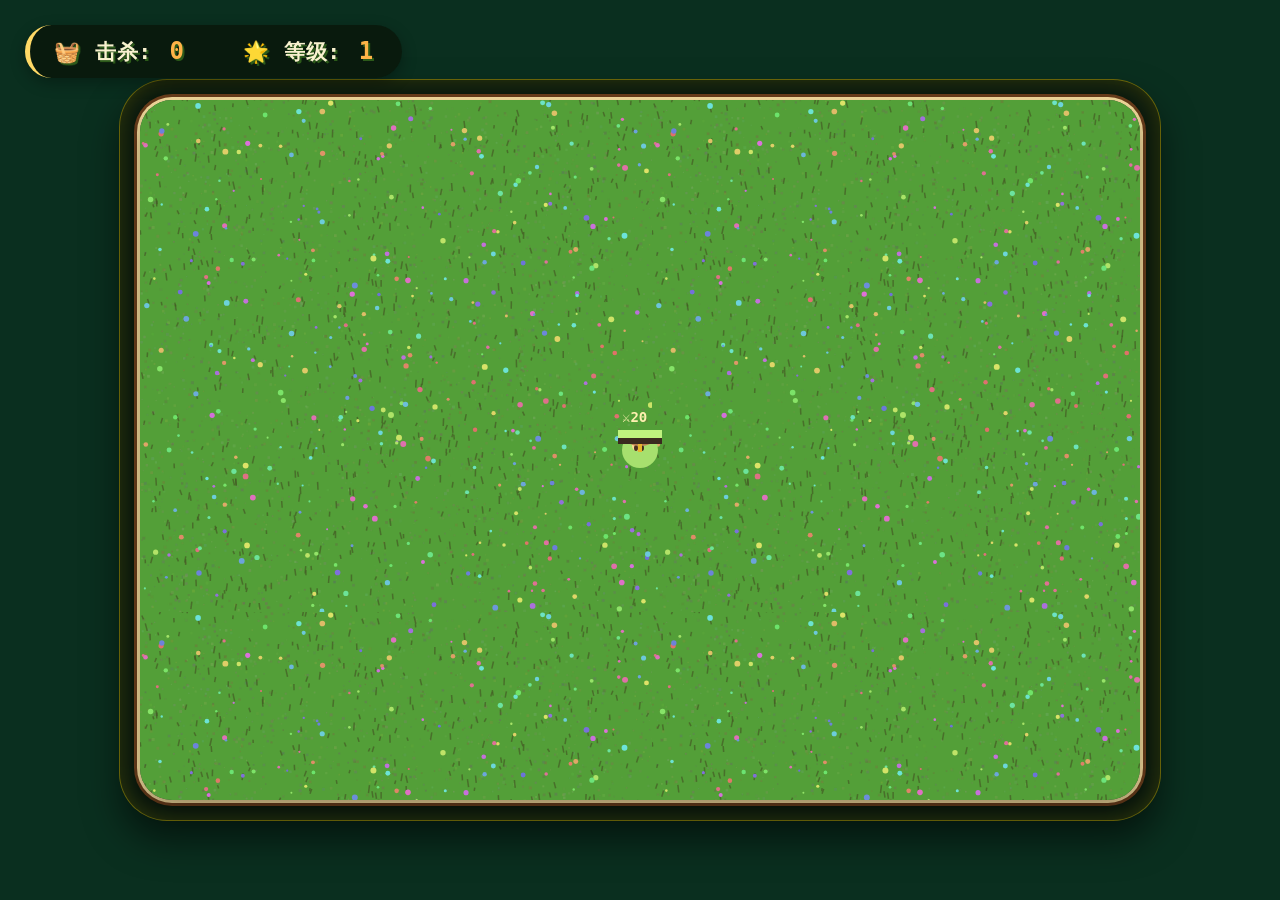
<file: Pages/rogue_field.html>
<!DOCTYPE html>
<html lang="zh-CN">
<head>
    <meta charset="UTF-8">
    <meta name="viewport" content="width=device-width, initial-scale=1.0, user-scalable=no">
    <title>肉鸽菜园 小学生作业版</title>
    <style>
        * {
            user-select: none;
            -webkit-tap-highlight-color: transparent;
        }

        body {
            margin: 0;
            min-height: 100vh;
            background: #0a2f1f;
            display: flex;
            justify-content: center;
            align-items: center;
            font-family: 'Segoe UI', 'Press Start 2P', 'Courier New', monospace;
            font-weight: bold;
            overflow: hidden;
            position: relative;
        }

        /* 主游戏容器 - 带有精致边框和光效 */
        .game-container {
            background: rgba(0, 0, 0, 0.55);
            border-radius: 48px;
            padding: 20px;
            backdrop-filter: blur(2px);
            box-shadow: 0 20px 35px rgba(0,0,0,0.5), inset 0 0 30px rgba(255,215,0,0.2);
            border: 1px solid rgba(255,215,0,0.4);
        }

        canvas {
            display: block;
            margin: 0 auto;
            border-radius: 32px;
            box-shadow: 0 10px 25px rgba(0,0,0,0.4), 0 0 0 3px #f9e0a0, 0 0 0 6px #6b3e1c;
            cursor: none;
            background: #2c4a2e; /* fallback */
        }

        /* 游戏内HUD面板 - 现代化半透明 */
        .stats-panel {
            position: absolute;
            top: 25px;
            left: 25px;
            background: rgba(10, 20, 8, 0.75);
            backdrop-filter: blur(8px);
            padding: 12px 24px;
            border-radius: 60px;
            font-size: 1.3rem;
            font-weight: bold;
            color: #f9f2cf;
            text-shadow: 2px 2px 0 #2c5a1a;
            font-family: monospace;
            letter-spacing: 1px;
            border-left: 5px solid #ffd966;
            box-shadow: 0 5px 15px rgba(0,0,0,0.3);
            pointer-events: none;
            z-index: 10;
        }

        .stats-panel span {
            color: #ffb347;
            font-size: 1.5rem;
            margin: 0 4px;
        }

        /* 升级选择卡片 - 美化的浮层 */
        .upgrade-overlay {
            position: fixed;
            top: 0;
            left: 0;
            width: 100%;
            height: 100%;
            background: rgba(0,0,0,0.75);
            backdrop-filter: blur(6px);
            display: flex;
            justify-content: center;
            align-items: center;
            z-index: 100;
            font-family: monospace;
            transition: 0.2s;
        }

        .upgrade-card {
            background: #2c2418e6;
            border-radius: 48px;
            padding: 20px 25px;
            width: 320px;
            text-align: center;
            border: 2px solid gold;
            box-shadow: 0 20px 35px black, inset 0 1px 4px rgba(255,255,200,0.6);
            backdrop-filter: blur(4px);
        }

        .upgrade-card h2 {
            margin: 0 0 10px 0;
            color: #ffe6a3;
            font-size: 1.6rem;
            letter-spacing: 2px;
        }

        .upgrade-card p {
            color: #c0e0b0;
            margin-bottom: 20px;
        }

        .upgrade-options {
            display: flex;
            flex-direction: column;
            gap: 14px;
        }

        .upgrade-btn {
            background: #4b3a2b;
            border: none;
            padding: 12px;
            font-size: 1.2rem;
            font-weight: bold;
            font-family: monospace;
            color: #fbe9c3;
            border-radius: 60px;
            cursor: pointer;
            transition: 0.1s linear;
            box-shadow: 0 4px 0 #1f150a;
            letter-spacing: 1px;
        }

        .upgrade-btn:active {
            transform: translateY(2px);
            box-shadow: 0 1px 0 #1f150a;
        }

        .upgrade-btn:hover {
            background: #6f543a;
            color: white;
        }

        .gameover-panel {
            position: fixed;
            top: 0;
            left: 0;
            width: 100%;
            height: 100%;
            background: rgba(0,0,0,0.85);
            backdrop-filter: blur(8px);
            display: flex;
            justify-content: center;
            align-items: center;
            z-index: 200;
            font-family: monospace;
        }

        .gameover-card {
            background: #1e1a14;
            border-radius: 64px;
            padding: 30px 40px;
            text-align: center;
            border: 3px solid #b8860b;
            box-shadow: 0 0 30px rgba(255,100,0,0.5);
        }

        .gameover-card h1 {
            font-size: 2.5rem;
            color: #ff9966;
            margin: 0 0 15px 0;
        }

        .gameover-card p {
            font-size: 1.4rem;
            color: #fadfaa;
            margin: 8px;
        }

        .restart-btn {
            margin-top: 20px;
            background: #5a3e2a;
            border: none;
            font-size: 1.3rem;
            padding: 10px 32px;
            border-radius: 40px;
            font-weight: bold;
            color: #fff0c0;
            cursor: pointer;
            transition: 0.1s;
            box-shadow: 0 5px 0 #2c1c0e;
        }

        .restart-btn:active {
            transform: translateY(2px);
            box-shadow: 0 1px 0 #2c1c0e;
        }
    </style>
</head>
<body>
<div class="game-container">
    <canvas id="gameCanvas" width="1000" height="700"></canvas>
</div>
<div class="stats-panel" id="statsPanel">
    🧺 击杀: <span id="killCount">0</span> &nbsp;&nbsp; 🌟 等级: <span id="levelVal">1</span>
</div>

<script>
    (function(){
        // ---------- 画布元素 ----------
        const canvas = document.getElementById('gameCanvas');
        const ctx = canvas.getContext('2d');

        // ---------- 游戏核心参数 ----------
        let gameRunning = true;
        let animationId = null;
        let upgradeChoiceActive = false;   // 是否显示升级选择菜单
        let pendingUpgrade = null;         // 储存当前升级回调

        // 玩家属性
        let player = {
            x: canvas.width/2,
            y: canvas.height/2,
            radius: 18,
            hp: 100,
            maxHp: 100,
            attackDamage: 20,
            attackCooldownMax: 0.65,   // 秒
            attackTimer: 0,
            speed: 300,                // 像素/秒
            invincibleTimer: 0,
            level: 1,
            currentExp: 0,
            expToNext: 10
        };

        // 动态输入移动 (WASD)
        const keys = {
            w: false, s: false, a: false, d: false
        };

        // 敌人数组
        let enemies = [];
        let lastTimestamp = 0;
        let enemySpawnTimer = 0;
        let spawnInterval = 1.4;   // 秒

        // 击杀计数
        let totalKills = 0;

        // 用于随机背景偏移量 (摄像机随玩家移动而移动, 影响背景绘制偏移)
        let cameraX = 0, cameraY = 0;

        // -------------------- 随机生成背景纹理 (动态噪声风格) --------------------
        // 创建一个离屏 canvas 作为随机纹理 (256x256 风格复古草地质感)
        let bgPatternCanvas = document.createElement('canvas');
        let bgCtx = bgPatternCanvas.getContext('2d');
        bgPatternCanvas.width = 512;
        bgPatternCanvas.height = 512;
        
        function generateRandomBackground() {
            // 随机基底色 – 泥土/草地混合
            const baseHue = 80 + Math.random() * 40; // 80~120 绿色范围
            const baseSat = 45 + Math.random() * 30;
            const baseLight = 35 + Math.random() * 20;
            bgCtx.fillStyle = `hsl(${baseHue}, ${baseSat}%, ${baseLight}%)`;
            bgCtx.fillRect(0, 0, 512, 512);
            
            // 随机噪点 + 像素草叶风格
            for(let i = 0; i < 2800; i++) {
                const x = Math.random() * 512;
                const y = Math.random() * 512;
                const size = 1 + Math.random() * 2;
                const darkLight = Math.random() > 0.6 ? 20 : 60;
                const r = Math.random() * 40 + 80;
                const g = Math.random() * 70 + 100;
                const b = Math.random() * 50 + 50;
                bgCtx.fillStyle = `rgba(${r}, ${g}, ${b}, 0.5)`;
                bgCtx.fillRect(x, y, size, size);
            }
            // 随机短线 (模仿草叶)
            for(let i=0;i<800;i++){
                const x = Math.random() * 512;
                const y = Math.random() * 512;
                bgCtx.beginPath();
                bgCtx.moveTo(x, y);
                bgCtx.lineTo(x+(Math.random()-0.5)*4, y-3-Math.random()*5);
                bgCtx.strokeStyle = `rgba(60, 80, 30, 0.7)`;
                bgCtx.lineWidth = 1.5;
                bgCtx.stroke();
            }
            // 增加小花/亮色斑点
            for(let i=0;i<400;i++){
                bgCtx.fillStyle = `hsl(${Math.random()*360}, 70%, 65%)`;
                bgCtx.beginPath();
                bgCtx.arc(Math.random()*512, Math.random()*512, 1+Math.random()*2, 0, Math.PI*2);
                bgCtx.fill();
            }
            // 返回平铺模式
            return bgPatternCanvas;
        }

        let backgroundTile = generateRandomBackground();  // 初始随机纹理
        
        // 背景绘制函数 (根据摄像机偏移绘制无限平铺)
        function drawScrollingBackground() {
            if(!backgroundTile) return;
            const tileW = backgroundTile.width;
            const tileH = backgroundTile.height;
            // 摄像机跟随玩家 (平滑跟随，背景滚动感)
            // 偏移量基于玩家位置 - 画布中央, 产生反向移动感
            let offsetX = (player.x - canvas.width/2) * 0.6;
            let offsetY = (player.y - canvas.height/2) * 0.6;
            // 限制偏移范围防止过于空旷
            const startX = -tileW + (offsetX % tileW);
            const startY = -tileH + (offsetY % tileH);
            for(let i = startX; i < canvas.width + tileW; i += tileW) {
                for(let j = startY; j < canvas.height + tileH; j += tileH) {
                    ctx.drawImage(backgroundTile, i, j, tileW, tileH);
                }
            }
            // 额外添加半透明雾气动态层 (随机飘浮小粒子进一步提升美感)
            ctx.fillStyle = "rgba(170, 210, 120, 0.08)";
            ctx.fillRect(0, 0, canvas.width, canvas.height);
        }

        // ---------- 辅助函数 ----------
        function updateUI() {
            document.getElementById('killCount').innerText = totalKills;
            document.getElementById('levelVal').innerText = player.level;
        }

        // 增加经验，处理升级
        function addExperience(amount) {
            if(!gameRunning || upgradeChoiceActive) return;
            player.currentExp += amount;
            while(player.currentExp >= player.expToNext && !upgradeChoiceActive && gameRunning) {
                player.currentExp -= player.expToNext;
                player.level++;
                // 升级时增加最大生命10%，回复20%生命
                player.maxHp = Math.floor(80 + player.level * 8);
                player.hp = Math.min(player.hp + 20, player.maxHp);
                player.expToNext = Math.floor(25 + player.level * 4);
                // 触发升级选择
                showUpgradeOptions();
                if(upgradeChoiceActive) break; // 等待选择
            }
            updateUI();
        }
        
        // 显示升级卡片（美化浮动）
        function showUpgradeOptions() {
            if(upgradeChoiceActive) return;
            upgradeChoiceActive = true;
            gameRunning = false;  // 暂停游戏循环动态
            if(animationId) cancelAnimationFrame(animationId);
            
            const overlayDiv = document.createElement('div');
            overlayDiv.className = 'upgrade-overlay';
            overlayDiv.innerHTML = `
                <div class="upgrade-card">
                    <h2>✨ 灵光乍现 ✨</h2>
                    <p>菜园守护者，选择一项祝福</p>
                    <div class="upgrade-options">
                        <button class="upgrade-btn" data-upgrade="atk">⚔️ 攻击力 +5</button>
                        <button class="upgrade-btn" data-upgrade="aspd">⚡ 攻击速度 +15%</button>
                        <button class="upgrade-btn" data-upgrade="speed">👟 移动速度 +12%</button>
                        <button class="upgrade-btn" data-upgrade="heal">💖 恢复 30% 生命</button>
                    </div>
                </div>
            `;
            document.body.appendChild(overlayDiv);
            
            const btns = overlayDiv.querySelectorAll('.upgrade-btn');
            btns.forEach(btn => {
                btn.addEventListener('click', (e) => {
                    const type = btn.getAttribute('data-upgrade');
                    switch(type) {
                        case 'atk': player.attackDamage += 5; break;
                        case 'aspd': player.attackCooldownMax *= 0.85; break;
                        case 'speed': player.speed *= 1.12; break;
                        case 'heal': player.hp = Math.min(player.hp + player.maxHp * 0.3, player.maxHp); break;
                    }
                    overlayDiv.remove();
                    upgradeChoiceActive = false;
                    gameRunning = true;
                    // 重启游戏循环
                    lastTimestamp = performance.now();
                    function gameLoop(now) {
                        if(!gameRunning && !upgradeChoiceActive) return;
                        if(upgradeChoiceActive) return;
                        const delta = Math.min(0.033, (now - lastTimestamp) / 1000);
                        if(delta <= 0) { lastTimestamp = now; requestAnimationFrame(gameLoop); return; }
                        lastTimestamp = now;
                        updateGame(delta);
                        drawGame();
                        if(gameRunning && !upgradeChoiceActive) requestAnimationFrame(gameLoop);
                    }
                    requestAnimationFrame(gameLoop);
                });
            });
        }
        
        // 玩家受伤
        function damagePlayer(amount) {
            if(player.invincibleTimer > 0) return;
            player.hp -= amount;
            player.invincibleTimer = 0.65;
            if(player.hp <= 0) {
                player.hp = 0;
                gameOver();
            }
        }
        
        // 游戏结束
        function gameOver() {
            if(!gameRunning && upgradeChoiceActive) return;
            gameRunning = false;
            if(animationId) cancelAnimationFrame(animationId);
            // 显示游戏结束界面
            const gameoverDiv = document.createElement('div');
            gameoverDiv.className = 'gameover-panel';
            gameoverDiv.innerHTML = `
                <div class="gameover-card">
                    <h1>🥀 菜园失守 🥀</h1>
                    <p>最终击杀数: <strong style="font-size:2rem;">${totalKills}</strong></p>
                    <p>达到等级: ${player.level}</p>
                    <button class="restart-btn" id="restartButton">🌱 重新开始 🌱</button>
                </div>
            `;
            document.body.appendChild(gameoverDiv);
            document.getElementById('restartButton').addEventListener('click', () => {
                gameoverDiv.remove();
                initGame();
            });
        }
        
        // 攻击机制: 自动攻击周围敌人 (圆形范围)
        function performAttack() {
            if(player.attackTimer > 0) return;
            player.attackTimer = player.attackCooldownMax;
            let hitCount = 0;
            for(let i=0; i<enemies.length; i++) {
                const e = enemies[i];
                const dx = e.x - player.x;
                const dy = e.y - player.y;
                const dist = Math.hypot(dx, dy);
                if(dist < 55) {  // 攻击范围
                    e.hp -= player.attackDamage;
                    hitCount++;
                    if(e.hp <= 0) {
                        enemies.splice(i,1);
                        totalKills++;
                        updateUI();
                        addExperience(1);
                        i--; 
                    }
                }
            }
            if(hitCount>0) {
                // 轻微顿感特效
            }
        }
        
        // 生成敌人（随机属性）
        function spawnEnemy() {
            const side = Math.floor(Math.random() * 4);
            let x,y;
            const pad = 40;
            if(side === 0) { x = Math.random() * canvas.width; y = -pad; }      // 上
            else if(side === 2) { x = Math.random() * canvas.width; y = canvas.height+pad; } // 下
            else if(side === 1) { x = canvas.width+pad; y = Math.random() * canvas.height; } // 右
            else { x = -pad; y = Math.random() * canvas.height; } // 左
            
            let baseSpeed = 100 + player.level * 6;
            let enemyHp = 25 + Math.floor(player.level * 3.5);
            let damage = 12 + Math.floor(player.level * 2);
            
            enemies.push({
                x: x, y: y, radius: 14,
                hp: enemyHp,
                maxHp: enemyHp,
                speed: Math.min(210, baseSpeed),
                damage: damage,
                color: `hsl(${20 + Math.random() * 25}, 70%, 48%)`
            });
        }
        
        // 游戏逻辑更新
        function updateGame(deltaTime) {
            if(!gameRunning) return;
            // invincible timer
            if(player.invincibleTimer > 0) player.invincibleTimer -= deltaTime;
            // 攻击cd
            if(player.attackTimer > 0) player.attackTimer -= deltaTime;
            
            // 移动玩家
            let moveX = 0, moveY = 0;
            if(keys.w) moveY -= 1;
            if(keys.s) moveY += 1;
            if(keys.a) moveX -= 1;
            if(keys.d) moveX += 1;
            if(moveX !== 0 || moveY !== 0) {
                const len = Math.hypot(moveX, moveY);
                moveX /= len; moveY /= len;
                let newX = player.x + moveX * player.speed * deltaTime;
                let newY = player.y + moveY * player.speed * deltaTime;
                // 边界限制
                player.x = Math.min(Math.max(newX, 25), canvas.width-25);
                player.y = Math.min(Math.max(newY, 25), canvas.height-25);
            }
            
            // 自动攻击（每帧判定cd，加快手感）
            performAttack();
            
            // 敌人移动 + 碰撞玩家
            for(let i=0; i<enemies.length; i++) {
                const e = enemies[i];
                const dx = player.x - e.x;
                const dy = player.y - e.y;
                const dist = Math.hypot(dx, dy);
                if(dist > 0.01) {
                    const move = Math.min(e.speed * deltaTime, dist - 5);
                    e.x += (dx / dist) * move;
                    e.y += (dy / dist) * move;
                }
                // 碰撞玩家伤害
                if(Math.hypot(player.x - e.x, player.y - e.y) < player.radius + e.radius) {
                    damagePlayer(e.damage);
                    // 反震击退
                    const angle = Math.atan2(e.y - player.y, e.x - player.x);
                    player.x -= Math.cos(angle) * 18;
                    player.y -= Math.sin(angle) * 18;
                    player.x = Math.min(Math.max(player.x, 15), canvas.width-15);
                    player.y = Math.min(Math.max(player.y, 15), canvas.height-15);
                    // 敌人弹开
                    e.x += Math.cos(angle) * 20;
                    e.y += Math.sin(angle) * 20;
                    // 边界裁剪
                    e.x = Math.min(Math.max(e.x, -20), canvas.width+20);
                    e.y = Math.min(Math.max(e.y, -20), canvas.height+20);
                    if(player.hp <= 0) gameOver();
                }
            }
            
            // 敌人生成计时
            enemySpawnTimer += deltaTime;
            let currentSpawnGap = Math.max(0.6, spawnInterval - player.level * 0.04);
            if(enemySpawnTimer >= currentSpawnGap && enemies.length < 48 && gameRunning) {
                enemySpawnTimer = 0;
                spawnEnemy();
                if(Math.random() < 0.25 + player.level*0.02) spawnEnemy(); // 双倍偶尔
            }
        }
        
        // 绘图层 (美化界面核心)
        function drawGame() {
            if(!ctx) return;
            // 1. 动态滚动随机背景
            drawScrollingBackground();
            
            // 绘制半透明网格/草地辅助纹路
            ctx.save();
            // 2. 绘制敌人 (带光泽)
            for(let e of enemies) {
                // 阴影
                ctx.shadowBlur = 8;
                ctx.shadowColor = "rgba(0,0,0,0.5)";
                ctx.beginPath();
                ctx.arc(e.x, e.y, e.radius, 0, Math.PI*2);
                ctx.fillStyle = e.color;
                ctx.fill();
                ctx.shadowBlur = 2;
                ctx.beginPath();
                ctx.arc(e.x-2, e.y-2, 4, 0, Math.PI*2);
                ctx.fillStyle = "#ffdd99";
                ctx.fill();
                ctx.fillStyle = "white";
                ctx.font = "bold 12 monospace";
                ctx.shadowBlur = 0;
                ctx.fillText(`❤️${e.hp}`, e.x-12, e.y-8);
                // 眼睛
                ctx.fillStyle = "#000";
                ctx.beginPath();
                ctx.arc(e.x-5, e.y-3, 2, 0, Math.PI*2);
                ctx.fill();
                ctx.beginPath();
                ctx.arc(e.x+3, e.y-3, 2, 0, Math.PI*2);
                ctx.fill();
            }
            
            // 3. 玩家角色 (帅气园丁)
            ctx.shadowBlur = 10;
            ctx.beginPath();
            ctx.arc(player.x, player.y, player.radius, 0, Math.PI*2);
            ctx.fillStyle = "#a7e06e";
            ctx.fill();
            ctx.beginPath();
            ctx.arc(player.x-3, player.y-4, 5, 0, Math.PI*2);
            ctx.fillStyle = "#fcd893";
            ctx.fill();
            ctx.fillStyle = "#3f2b1d";
            ctx.beginPath();
            ctx.ellipse(player.x+2, player.y-2, 2, 3, 0, 0, Math.PI*2);
            ctx.fill();
            ctx.fillStyle = "#4a2e1e";
            ctx.beginPath();
            ctx.ellipse(player.x-4, player.y-2, 2, 3, 0, 0, Math.PI*2);
            ctx.fill();
            // 草帽
            ctx.fillStyle = "#b87c4f";
            ctx.beginPath();
            ctx.ellipse(player.x, player.y-12, 15, 8, 0, 0, Math.PI*2);
            ctx.fill();
            ctx.fillStyle = "#e7b42c";
            ctx.fillRect(player.x-2, player.y-6, 4, 8);
            // 攻击范围指示器
            if(player.attackTimer <= 0.1) {
                ctx.beginPath();
                ctx.arc(player.x, player.y, 52, 0, Math.PI*2);
                ctx.strokeStyle = "#ffd966";
                ctx.lineWidth = 2;
                ctx.shadowBlur = 6;
                ctx.stroke();
            }
            // 血条
            ctx.shadowBlur = 0;
            const hpPercent = player.hp/player.maxHp;
            ctx.fillStyle = "#631d1d";
            ctx.fillRect(player.x-22, player.y-20, 44, 8);
            ctx.fillStyle = "#bff27e";
            ctx.fillRect(player.x-22, player.y-20, 44 * hpPercent, 8);
            
            // 经验条
            const expPercent = player.currentExp / player.expToNext;
            ctx.fillStyle = "#3a2a1f";
            ctx.fillRect(player.x-22, player.y-12, 44, 6);
            ctx.fillStyle = "#c5a63d";
            ctx.fillRect(player.x-22, player.y-12, 44 * expPercent, 6);
            
            // 显示攻击力/攻速简单数值
            ctx.font = "bold 14px monospace";
            ctx.fillStyle = "#fef0b0";
            ctx.fillText(`⚔️${player.attackDamage}`, player.x-18, player.y-28);
            ctx.restore();
            
            // 特效文字: 升级提醒/子弹时间
            if(!gameRunning && upgradeChoiceActive) {
                ctx.font = "28px monospace";
                ctx.fillStyle = "#fffbba";
                ctx.shadowBlur = 0;
                ctx.fillText("⚡ 选择强化 ⚡", canvas.width/2-100, 80);
            }
        }
        
        // ---------- 重置游戏 ----------
        function initGame() {
            if(animationId) cancelAnimationFrame(animationId);
            // 重置状态
            gameRunning = true;
            upgradeChoiceActive = false;
            totalKills = 0;
            enemies = [];
            player = {
                x: canvas.width/2, y: canvas.height/2, radius: 18,
                hp: 100, maxHp: 100, attackDamage: 20, attackCooldownMax: 0.65,
                attackTimer: 0, speed: 300, invincibleTimer: 0, level: 1,
                currentExp: 0, expToNext: 10
            };
            enemySpawnTimer = 0;
            updateUI();
            // 重新生成随机背景纹理 (每次重启背景会不同)
            backgroundTile = generateRandomBackground();
            // 干净移除可能残留的浮层
            document.querySelectorAll('.upgrade-overlay, .gameover-panel').forEach(el=>el.remove());
            lastTimestamp = performance.now();
            
            function mainLoop(now) {
                if(!gameRunning || upgradeChoiceActive) {
                    if(!upgradeChoiceActive && !gameRunning) return;
                    if(upgradeChoiceActive) { requestAnimationFrame(mainLoop); return; }
                    return;
                }
                const delta = Math.min(0.033, (now - lastTimestamp) / 1000);
                if(delta <= 0) { lastTimestamp = now; requestAnimationFrame(mainLoop); return; }
                lastTimestamp = now;
                updateGame(delta);
                drawGame();
                requestAnimationFrame(mainLoop);
            }
            animationId = requestAnimationFrame(mainLoop);
        }
        
        // 键盘事件
        window.addEventListener('keydown', (e) => {
            const key = e.key.toLowerCase();
            if(key === 'w') keys.w = true;
            if(key === 's') keys.s = true;
            if(key === 'a') keys.a = true;
            if(key === 'd') keys.d = true;
            if(key === ' ' && gameRunning && !upgradeChoiceActive) {
                performAttack(); // 手动点击额外攻击感，但自动攻击也有cd
            }
            e.preventDefault();
        });
        window.addEventListener('keyup', (e) => {
            const key = e.key.toLowerCase();
            if(key === 'w') keys.w = false;
            if(key === 's') keys.s = false;
            if(key === 'a') keys.a = false;
            if(key === 'd') keys.d = false;
        });
        
        // 锁定触摸右键菜单等
        canvas.addEventListener('contextmenu', (e)=> e.preventDefault());
        initGame();
    })();
</script>
</body>
</html>
</file>
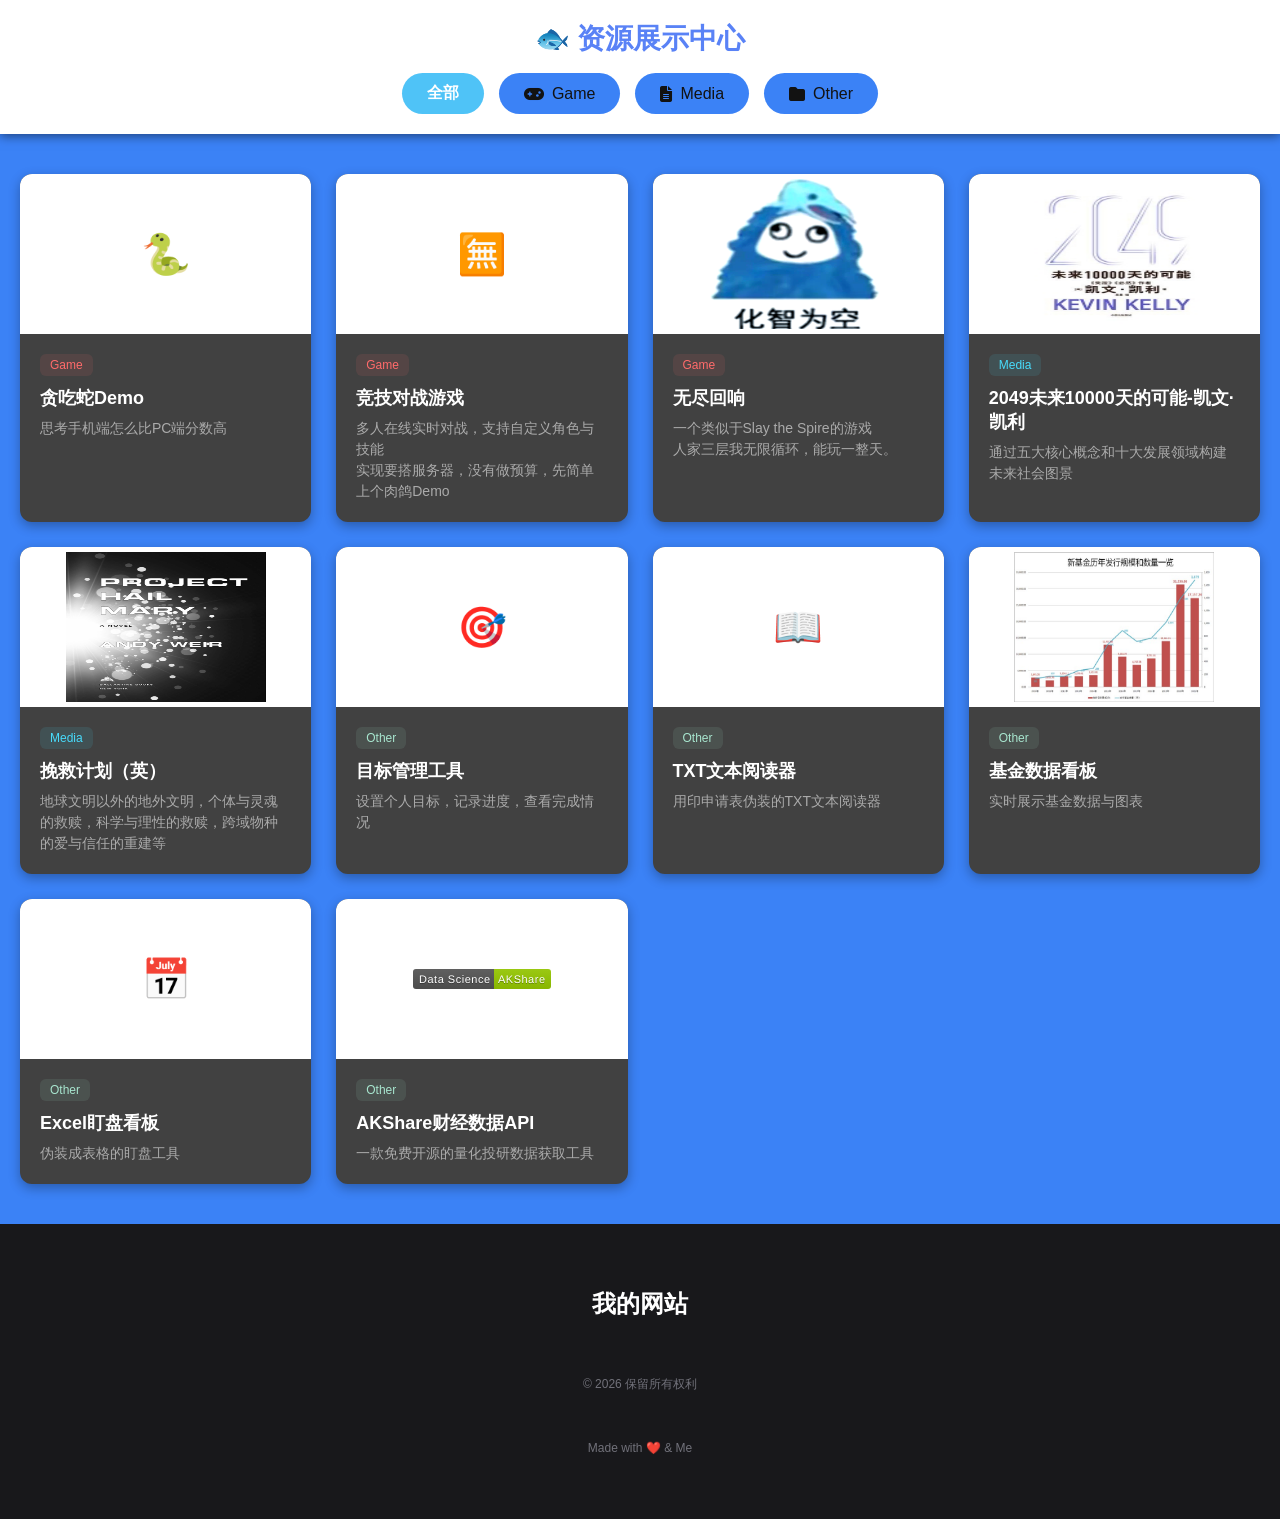
<file: Pages/ShowAll.html>
<!DOCTYPE html>
<html lang="zh-CN">

<head>
  <meta charset="UTF-8">
  <meta name="viewport" content="width=device-width, initial-scale=1.0">
  <title>资源展示中心</title>
  <!-- 引入图标库 -->
  <link rel="stylesheet" href="https://cdnjs.cloudflare.com/ajax/libs/font-awesome/6.4.0/css/all.min.css">

  <link rel="stylesheet" href="../Styles/ShowAll.css">

</head>

<body>

  <!-- 头部 -->
  <header>
    <h1 style="color: rgb(89, 130, 246)">🐟️ 资源展示中心</h1>
    <div class="tabs">
      <button class="tab active" data-tab="all">全部</button>
      <button class="tab" data-tab="game"><i class="fas fa-gamepad"></i> Game</button>
      <button class="tab" data-tab="media"><i class="fas fa-file-alt"></i> Media</button>
      <button class="tab" data-tab="other"><i class="fas fa-folder"></i> Other</button>
    </div>
  </header>

  <!-- 内容区 -->
  <div class="container">
    <div class="resource-grid" id="resource-grid">
      <!-- 资源卡片由 JavaScript 动态渲染 -->
    </div>
  </div>

  <footer class="site-footer">
    <div class="footer-inner">
      <span class="footer-title">我的网站</span>
      <p class="footer-copyright">© 2026 保留所有权利</p>
      <p class="footer-credit">Made with ❤️ &amp; Me</p>
    </div>
  </footer>

  <script src="../Scripts/ShowAll.js"></script>

</body>

</html>
</file>
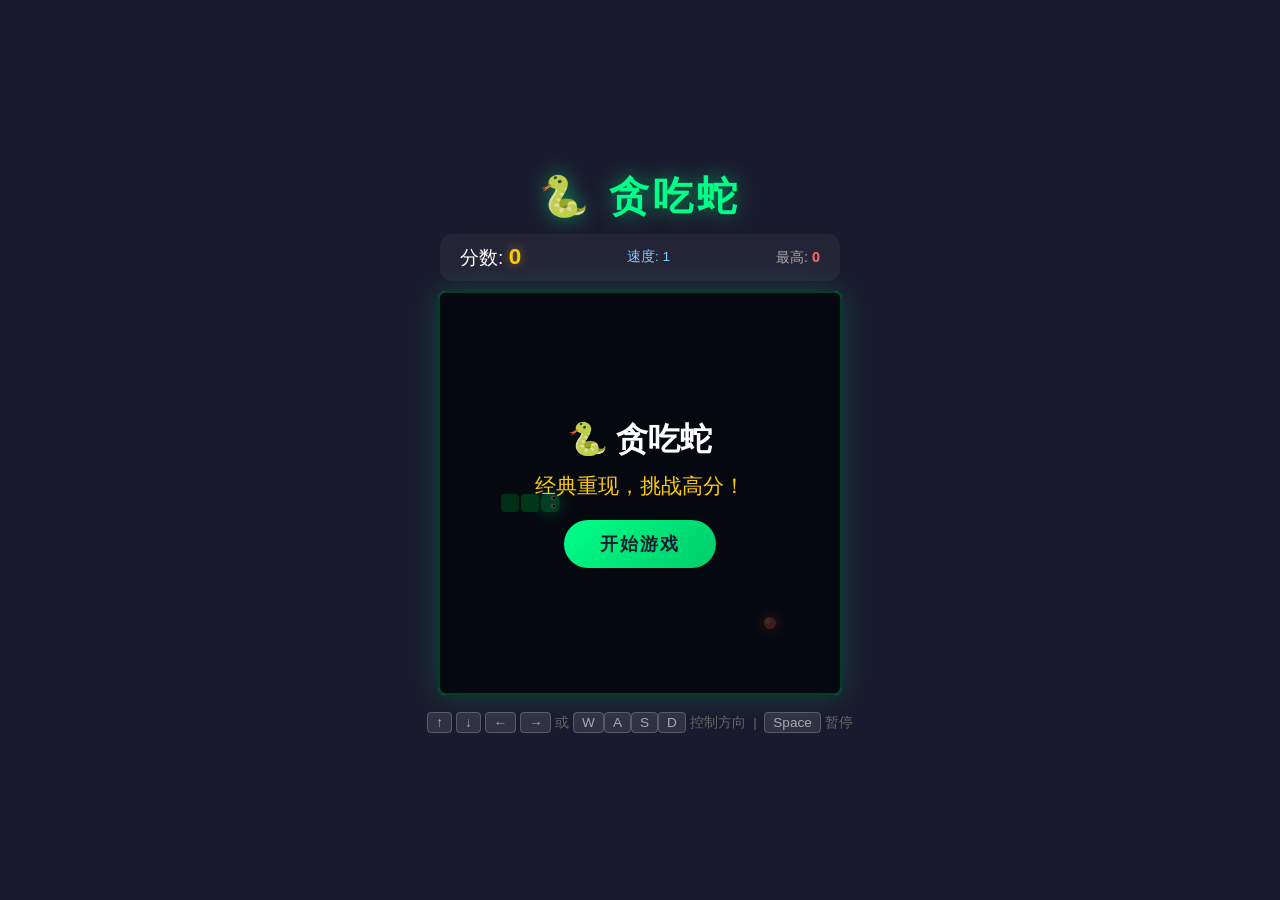
<file: Pages/Snake.html>
<!DOCTYPE html>
<html lang="zh-CN">
<head>
    <meta charset="UTF-8">
    <meta name="viewport" content="width=device-width, initial-scale=1.0">
    <title>🐍 贪吃蛇</title>
    <link rel="stylesheet" href="../Styles/Snake.css">
</head>
<body>
    <div class="game-container">
        <h1>🐍 贪吃蛇</h1>
        <div class="info-bar">
            <div class="score">分数: <span id="score">0</span></div>
            <div class="speed-label">速度: <span id="speed">1</span></div>
            <div class="best-score">最高: <span id="best">0</span></div>
        </div>
        <div class="canvas-wrapper">
            <canvas id="gameCanvas" width="400" height="400"></canvas>
            <div class="overlay active" id="overlay">
                <h2 id="overlayTitle">🐍 贪吃蛇</h2>
                <p class="final-score" id="overlayMsg">经典重现，挑战高分！</p>
                <button class="btn" id="startBtn">开始游戏</button>
            </div>
        </div>
        <div class="controls">
            <kbd>↑</kbd> <kbd>↓</kbd> <kbd>←</kbd> <kbd>→</kbd> 或 <kbd>W</kbd><kbd>A</kbd><kbd>S</kbd><kbd>D</kbd> 控制方向 &nbsp;|&nbsp; <kbd>Space</kbd> 暂停
        </div>

        <!-- 移动端方向键 -->
        <div class="mobile-controls">
            <div class="row">
                <div class="placeholder"></div>
                <button class="dir-btn" data-dir="up">▲</button>
                <div class="placeholder"></div>
            </div>
            <div class="row">
                <button class="dir-btn" data-dir="left">◀</button>
                <button class="dir-btn" data-dir="down">▼</button>
                <button class="dir-btn" data-dir="right">▶</button>
            </div>
        </div>
    </div>

    <script src="../Scripts/Snake.js"></script>
</body>
</html>
</file>
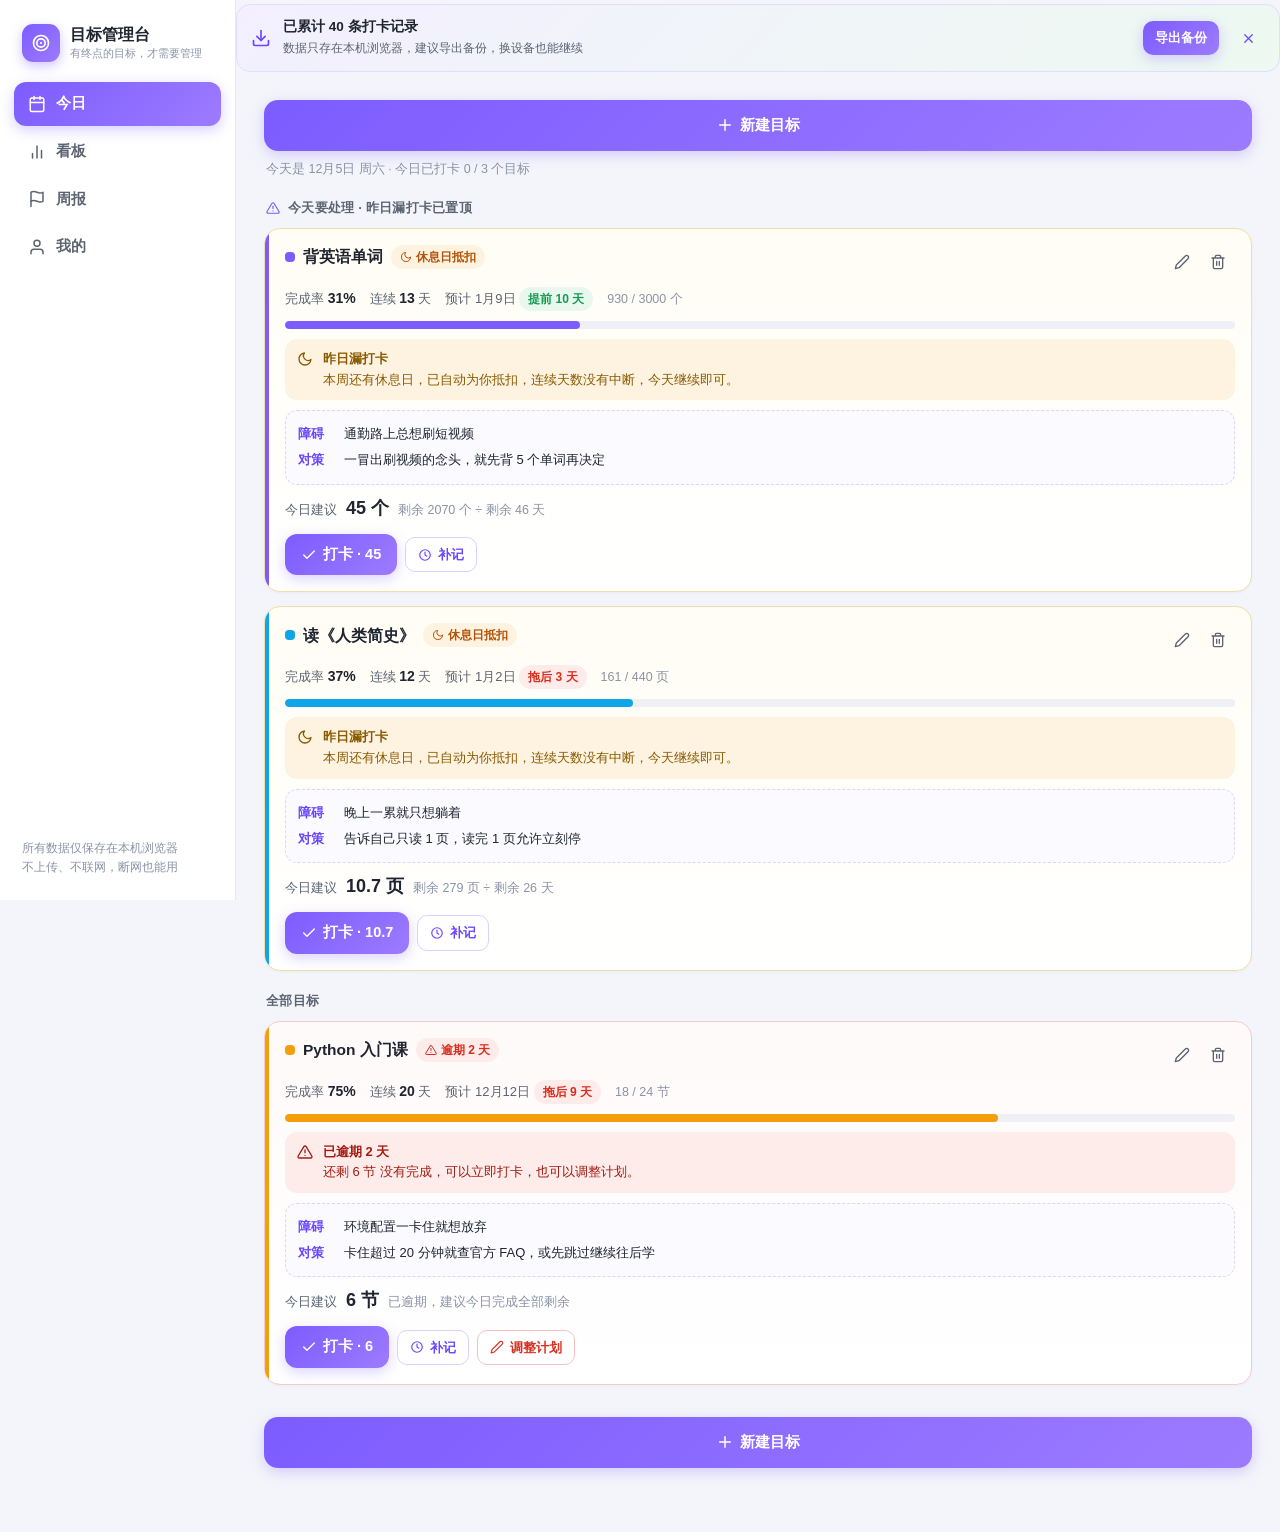
<file: Pages/TargetManange.html>
<!DOCTYPE html>
<html lang="zh-CN">
<head>
<meta charset="UTF-8">
<meta name="viewport" content="width=device-width, initial-scale=1, viewport-fit=cover">
<meta name="theme-color" content="#7c5cff">
<meta name="apple-mobile-web-app-capable" content="yes">
<meta name="apple-mobile-web-app-status-bar-style" content="default">
<title>目标管理台</title>
<style>
:root{
  --bg:#f4f5fa; --card:#ffffff; --ink:#1f2430; --ink2:#5c6472; --muted:#8b93a7; --line:#e7e9f2;
  --purple:#7c5cff; --purple-d:#6a46ff; --grad:linear-gradient(135deg,#7c5cff 0%,#9d7bff 100%);
  --green:#159a52; --green-bg:#e9f8ef; --red:#d92d20; --red-bg:#fdecea; --amber:#b45309; --amber-bg:#fdf3e0; --gray-bg:#f0f1f6;
}
*{box-sizing:border-box;margin:0;padding:0}
html{-webkit-text-size-adjust:100%}
body{font-family:-apple-system,BlinkMacSystemFont,"Segoe UI","PingFang SC","Hiragino Sans GB","Microsoft YaHei",sans-serif;background:var(--bg);color:var(--ink);font-size:14.5px;line-height:1.5;-webkit-font-smoothing:antialiased}
button{font:inherit}
h3{font-size:15px}
.muted{color:var(--muted);font-size:12.5px}
.ic{flex:none}

/* ---------- layout ---------- */
#sidebar{display:none}
#topbar{display:flex;position:sticky;top:0;z-index:30;background:rgba(255,255,255,.92);backdrop-filter:blur(10px);border-bottom:1px solid var(--line);padding:10px 16px;align-items:center;justify-content:space-between;gap:12px}
.topnav{display:none;gap:4px}
#bottomnav{display:flex;position:fixed;left:0;right:0;bottom:0;z-index:40;background:#fff;border-top:1px solid var(--line);padding:6px 6px calc(6px + env(safe-area-inset-bottom))}
.main{padding-bottom:84px}
#content{padding:16px 14px 28px}
@media(min-width:640px){
  #bottomnav{display:none!important}
  .topnav{display:flex}
  .main{padding-bottom:0}
  #content{padding:22px 20px 48px}
  .wk-metrics{grid-template-columns:repeat(3,1fr)}
  .wk-notes{grid-template-columns:1fr 1fr}
}
@media(min-width:1024px){
  #topbar{display:none}
  #sidebar{display:flex;position:fixed;left:0;top:0;bottom:0;width:236px;flex-direction:column;background:#fff;border-right:1px solid var(--line);padding:22px 14px;z-index:30}
  .main{margin-left:236px}
  #content{max-width:1080px;margin:0 auto;padding:28px 28px 64px}
  .board-grid{grid-template-columns:1fr 1fr}
}

/* ---------- brand & nav ---------- */
.brand{display:flex;align-items:center;gap:10px}
.brand-logo{width:38px;height:38px;border-radius:11px;background:var(--grad);display:grid;place-items:center;color:#fff;box-shadow:0 4px 12px rgba(124,92,255,.35);flex:none}
.brand b{font-size:16px;display:block;line-height:1.2}
.brand small{display:block;color:var(--muted);font-size:11px;font-weight:500;margin-top:1px}
#sidebar .brand{padding:2px 8px 20px}
#sidebar nav{display:flex;flex-direction:column;gap:4px}
.side-foot{margin-top:auto;font-size:11.5px;color:var(--muted);line-height:1.7;padding:0 8px}
.nav-item{display:flex;align-items:center;gap:10px;padding:11px 14px;border-radius:12px;color:var(--ink2);font-weight:600;cursor:pointer;border:none;background:transparent;width:100%;font-size:14.5px;text-align:left;transition:background .15s,color .15s}
.nav-item:hover{background:#f5f3ff;color:var(--purple-d)}
.nav-item.active{background:var(--grad);color:#fff;box-shadow:0 4px 14px rgba(124,92,255,.3)}
#bottomnav .nav-item{flex:1;flex-direction:column;gap:3px;font-size:12px;padding:7px 4px;border-radius:10px}
#bottomnav .nav-item.active{background:#f1edff;color:var(--purple-d);box-shadow:none}
.topnav .nav-item{padding:8px 14px}

/* ---------- common ---------- */
.card{background:var(--card);border:1px solid var(--line);border-radius:16px;padding:16px;box-shadow:0 1px 3px rgba(31,36,48,.04)}
.btn{display:inline-flex;align-items:center;justify-content:center;gap:6px;border:none;cursor:pointer;font-weight:600;color:#fff;background:var(--grad);padding:10px 16px;border-radius:12px;box-shadow:0 4px 14px rgba(124,92,255,.28);transition:transform .08s,box-shadow .15s;white-space:nowrap}
.btn:active{transform:translateY(1px) scale(.99)}
.btn.ghost{background:#fff;color:var(--purple-d);border:1.5px solid #d9d2ff;box-shadow:none}
.btn.ghost:hover{background:#f6f3ff}
.btn.warn{background:#fff;color:var(--red);border:1.5px solid #f3c2bf;box-shadow:none}
.btn.warn:hover{background:#fff6f5}
.btn.danger{background:linear-gradient(135deg,#ef4444,#dc2626);box-shadow:0 4px 14px rgba(220,38,38,.25)}
.btn.small{padding:7px 12px;font-size:13px;border-radius:10px}
.btn:disabled{opacity:.5;cursor:not-allowed;box-shadow:none}
.icon-btn{display:inline-flex;align-items:center;justify-content:center;width:34px;height:34px;border-radius:10px;border:none;background:transparent;color:var(--ink2);cursor:pointer;flex:none}
.icon-btn:hover{background:var(--gray-bg);color:var(--ink)}
.icon-btn.danger:hover{background:var(--red-bg);color:var(--red)}
.icon-btn:disabled{opacity:.35;cursor:not-allowed}
.chip{display:inline-flex;align-items:center;gap:4px;font-size:12px;font-weight:600;padding:3px 9px;border-radius:999px;background:var(--gray-bg);color:var(--ink2);white-space:nowrap}
.chip.green{background:var(--green-bg);color:var(--green)}
.chip.red{background:var(--red-bg);color:var(--red)}
.chip.amber{background:var(--amber-bg);color:var(--amber)}
.chip.purple{background:#f1edff;color:var(--purple-d)}
.chip.gray{background:var(--gray-bg);color:var(--muted)}
.dot{width:10px;height:10px;border-radius:4px;background:var(--gc,var(--purple));flex:none}
.sec-title{display:flex;align-items:center;gap:8px;font-size:13px;font-weight:700;color:var(--ink2);margin:20px 2px 10px;letter-spacing:.02em}
.sec-title .ic{color:var(--purple)}
.empty{color:var(--muted);font-size:13.5px;text-align:center;padding:22px 10px}
.stack{display:grid;gap:14px;max-width:720px}
.progress{height:8px;background:#eef0f6;border-radius:99px;overflow:hidden;margin:10px 0}
.progress>i{display:block;height:100%;border-radius:99px;transition:width .4s}
.new-goal-btn{width:100%;padding:14px;font-size:15px;border-radius:14px}
.bottom-new{margin-top:18px}
.today-meta{font-size:12.5px;color:var(--muted);margin:9px 2px 0}

/* ---------- goal cards ---------- */
@keyframes rise{from{opacity:0;transform:translateY(7px)}to{opacity:1;transform:none}}
.goal{position:relative;overflow:hidden;margin-bottom:14px;padding-left:20px;animation:rise .25s ease}
.goal::before{content:'';position:absolute;left:0;top:0;bottom:0;width:4px;background:var(--gc,var(--purple))}
.goal.rest{background:linear-gradient(180deg,#fffdf4,#fff);border-color:#f0dfa8}
.goal.broken,.goal.overdue{background:linear-gradient(180deg,#fffafa,#fff);border-color:#f3cdc9}
.goal.done{background:linear-gradient(180deg,#f7fdf9,#fff);border-color:#c9ecd6}
.goal-head{display:flex;align-items:flex-start;justify-content:space-between;gap:8px}
.goal-title{display:flex;align-items:center;gap:8px;flex-wrap:wrap;font-weight:700;font-size:15.5px}
.goal-title .chips{display:flex;gap:6px;flex-wrap:wrap}
.goal-actions{display:flex;gap:2px;flex:none}
.goal-stats{display:flex;gap:14px;flex-wrap:wrap;align-items:baseline;font-size:13px;color:var(--ink2);margin-top:8px}
.goal-stats b{color:var(--ink);font-size:14px}
.notice{display:flex;gap:10px;align-items:flex-start;padding:10px 12px;border-radius:12px;font-size:13px;line-height:1.6;margin:10px 0}
.notice.amber{background:var(--amber-bg);color:#8a5a00}
.notice.red{background:var(--red-bg);color:#a21b12}
.notice.green{background:var(--green-bg);color:#0f6b3c}
.notice svg{margin-top:2px}
.plan{background:#fafaff;border:1px dashed #dcd7f5;border-radius:12px;padding:10px 12px;margin:10px 0;font-size:13px}
.plan-row{display:flex;gap:8px;padding:3px 0;line-height:1.55}
.plan-k{flex:none;font-weight:700;color:var(--purple-d);width:38px}
.suggest{display:flex;align-items:baseline;gap:9px;flex-wrap:wrap;font-size:13px;color:var(--ink2);margin:10px 0 12px}
.suggest b{font-size:18px;color:var(--ink)}
.goal-btns{display:flex;gap:8px;flex-wrap:wrap;align-items:center}

/* ---------- board ---------- */
.board-grid{display:grid;gap:14px}
.panel{animation:rise .25s ease}
.panel-head{display:flex;align-items:center;gap:8px;margin-bottom:12px;flex-wrap:wrap}
.panel-head h3{font-size:15.5px}
.panel-head .chips{margin-left:auto;display:flex;gap:6px;flex-wrap:wrap}
.ring-row{display:flex;gap:18px;align-items:center;flex-wrap:wrap}
.ring-num{fill:var(--ink);font-size:21px;font-weight:700}
.ring-sub{fill:var(--muted);font-size:10.5px}
.nums{flex:1;min-width:190px;display:grid;gap:10px}
.num{display:flex;align-items:baseline;gap:9px;flex-wrap:wrap}
.num-k{font-size:12px;color:var(--muted);width:58px;flex:none}
.num b{font-size:15px}
.rec-title{display:flex;justify-content:space-between;align-items:center;font-size:13px;font-weight:700;color:var(--ink2);margin:14px 0 4px}
.rec-acts{display:flex;gap:2px}
.rec-list ul{list-style:none}
.rec{display:flex;align-items:center;gap:8px;padding:8px 2px;border-bottom:1px dashed var(--line);font-size:13px;flex-wrap:wrap}
.rec:last-child{border-bottom:none}
.rec-date{color:var(--ink2);width:126px;flex:none}
.rec-amt{font-weight:700;color:var(--purple-d)}
.rec-min{color:var(--muted)}
.rec-note{color:var(--muted);flex:1;min-width:60px;overflow:hidden;text-overflow:ellipsis;white-space:nowrap}
.rec .icon-btn{width:28px;height:28px;margin-left:auto}
.bf{font-style:normal;font-size:10.5px;background:var(--amber-bg);color:var(--amber);border-radius:5px;padding:1px 5px;margin-left:5px;font-weight:700}
.chart-card{margin-bottom:8px}
.chart{width:100%;height:auto;display:block}
.chart .axis{fill:#9aa1b5;font-size:11px}
.legend{display:flex;gap:14px;flex-wrap:wrap;margin-top:10px;font-size:12.5px;color:var(--ink2)}
.legend i{display:inline-block;width:10px;height:10px;border-radius:3px;margin-right:6px;vertical-align:-1px}

/* ---------- week ---------- */
.wk-nav{display:flex;align-items:center;justify-content:space-between;gap:10px;margin-bottom:14px}
.wk-range{text-align:center;flex:1}
.wk-range b{display:block;font-size:15px}
.wk-range span{font-size:12px}
.wk-summary{display:grid;gap:12px;margin-bottom:14px}
@media(min-width:640px){.wk-summary{grid-template-columns:repeat(3,1fr)}}
.sum-item{background:#fafaff;border-radius:12px;padding:12px 14px;display:flex;flex-direction:column;gap:3px;font-size:13px}
.sum-item .k{font-size:12px;color:var(--muted)}
.sum-item b{font-size:16px}
.wk-goal{margin-bottom:12px;animation:rise .25s ease}
.wk-goal-head{display:flex;align-items:center;gap:8px;flex-wrap:wrap}
.wk-goal-head b{font-size:15px}
.wk-metrics{display:grid;gap:8px;margin-top:10px}
.wk-m{background:#fafaff;border-radius:12px;padding:10px 12px;display:flex;flex-direction:column;gap:3px;font-size:13px}
.wk-m .k{font-size:12px;color:var(--muted)}
.wk-m .cur{font-size:16px;font-weight:700}
.wk-m .prev{font-size:12px;color:var(--muted)}
.wk-notes{display:grid;gap:12px}
.wk-note textarea{min-height:84px;resize:vertical}
.wk-gen{margin-top:14px;display:flex;justify-content:center}

/* ---------- me ---------- */
.me-card h3{margin-bottom:6px}
.me-card p{font-size:13px;color:var(--ink2);line-height:1.7;margin-bottom:12px}
.me-card .btn{margin-bottom:4px}
.danger-zone{border-color:#f3cdc9;background:linear-gradient(180deg,#fffafa,#fff)}
.clear-row{display:flex;gap:10px;flex-wrap:wrap}
.clear-row input{flex:1;min-width:180px;font:inherit;padding:10px 12px;border:1.5px solid var(--line);border-radius:10px;background:#fff;color:var(--ink)}
.clear-row input:focus{outline:none;border-color:var(--red);box-shadow:0 0 0 3px rgba(217,45,32,.12)}
.steps{margin:4px 0 0;padding-left:20px;line-height:2.05;font-size:13.5px;color:var(--ink2)}

/* ---------- modal ---------- */
#modal-root{position:fixed;inset:0;z-index:100;display:none}
#modal-root.open{display:block}
.overlay{position:absolute;inset:0;background:rgba(20,22,34,.45)}
.modal{position:absolute;left:50%;top:50%;transform:translate(-50%,-50%);width:min(540px,calc(100vw - 28px));max-height:calc(100vh - 44px);display:flex;flex-direction:column;background:#fff;border-radius:18px;box-shadow:0 24px 60px rgba(20,22,34,.28);overflow:hidden;animation:rise .2s ease}
.modal-head{display:flex;align-items:center;justify-content:space-between;padding:15px 18px;border-bottom:1px solid var(--line)}
.modal-head h3{font-size:16px}
.modal-body{padding:18px;overflow:auto}
.modal-foot{display:flex;justify-content:flex-end;gap:10px;padding:14px 18px;border-top:1px solid var(--line);background:#fafafe;flex-wrap:wrap}
.fld{display:block;margin-bottom:14px}
.fld>span{display:block;font-size:13px;font-weight:600;color:var(--ink2);margin-bottom:6px}
.fld input,.fld select,.fld textarea{width:100%;font:inherit;padding:10px 12px;border:1.5px solid var(--line);border-radius:10px;background:#fff;color:var(--ink)}
.fld input:focus,.fld select:focus,.fld textarea:focus{outline:none;border-color:var(--purple);box-shadow:0 0 0 3px rgba(124,92,255,.14)}
.fld-row{display:grid;grid-template-columns:1fr 1fr;gap:10px}
.hint{font-size:12.5px;color:var(--ink2);background:var(--gray-bg);border-radius:10px;padding:9px 11px;line-height:1.6}
.swatches{display:flex;gap:8px;flex-wrap:wrap}
.swatch{width:30px;height:30px;border-radius:9px;border:2px solid transparent;cursor:pointer;padding:0}
.swatch.sel{border-color:#1f2430;box-shadow:0 0 0 2px #fff inset}
.modal-body p{font-size:13.5px;line-height:1.7;margin-bottom:8px}
.modal-body p.muted{margin-bottom:0}

/* ---------- banner / toast / confetti ---------- */
.banner{display:flex;align-items:center;gap:12px;background:linear-gradient(135deg,#f3efff,#edf9f1);border:1px solid #e3dcff;border-radius:14px;padding:12px 14px;margin-top:4px}
.banner .ic{color:var(--purple-d)}
.banner-txt{flex:1;min-width:0}
.banner-txt b{display:block;font-size:13.5px}
.banner-txt span{font-size:12px;color:var(--ink2)}
.banner-x{margin-left:auto}
#toast{position:fixed;left:50%;bottom:96px;transform:translateX(-50%) translateY(14px);background:#1f2430;color:#fff;font-size:13.5px;padding:10px 18px;border-radius:12px;opacity:0;pointer-events:none;transition:all .25s;z-index:200;max-width:86vw;text-align:center;box-shadow:0 8px 24px rgba(0,0,0,.2)}
#toast.show{opacity:1;transform:translateX(-50%) translateY(0)}
@media(min-width:640px){#toast{bottom:36px}}
#confetti{position:fixed;inset:0;pointer-events:none;z-index:300;display:none}
</style>
</head>
<body>
<aside id="sidebar">
  <div class="brand">
    <div class="brand-logo" id="brand-logo"></div>
    <div><b>目标管理台</b><small>有终点的目标，才需要管理</small></div>
  </div>
  <nav id="side-nav"></nav>
  <div class="side-foot">所有数据仅保存在本机浏览器<br>不上传、不联网，断网也能用</div>
</aside>

<div class="main">
  <header id="topbar">
    <div class="brand">
      <div class="brand-logo" id="brand-logo-sm"></div>
      <b>目标管理台</b>
    </div>
    <nav class="topnav" id="top-nav"></nav>
  </header>
  <div id="banner"></div>
  <main id="content"></main>
</div>

<nav id="bottomnav"></nav>
<div id="modal-root"></div>
<div id="toast"></div>
<canvas id="confetti"></canvas>
<noscript>需要启用 JavaScript 才能使用本工具。</noscript>

<script>
(function(){
'use strict';

/* ================= 基础工具 ================= */
var LS_KEY='goalTracker.v1';
var LEGACY_KEY='goalTracker.v0';
var PRESET_COLORS=['#7c5cff','#0ea5e9','#f59e0b','#10b981','#ef4444','#ec4899','#6366f1','#14b8a6'];

var ICONS={
  plus:'<path d="M12 5v14M5 12h14"/>',
  target:'<circle cx="12" cy="12" r="9"/><circle cx="12" cy="12" r="5"/><circle cx="12" cy="12" r="1.3" fill="currentColor" stroke="none"/>',
  calendar:'<rect x="3" y="4" width="18" height="18" rx="2"/><path d="M16 2v4M8 2v4M3 10h18"/>',
  chart:'<path d="M18 20V10M12 20V4M6 20v-6"/>',
  flag:'<path d="M4 15s1-1 4-1 5 2 8 2 4-1 4-1V3s-1 1-4 1-5-2-8-2-4 1-4 1z"/><path d="M4 22v-7"/>',
  user:'<path d="M20 21v-2a4 4 0 0 0-4-4H8a4 4 0 0 0-4 4v2"/><circle cx="12" cy="7" r="4"/>',
  trash:'<path d="M3 6h18M19 6v14a2 2 0 0 1-2 2H7a2 2 0 0 1-2-2V6M8 6V4a2 2 0 0 1 2-2h4a2 2 0 0 1 2 2v2"/><path d="M10 11v6M14 11v6"/>',
  edit:'<path d="M17 3a2.83 2.83 0 1 1 4 4L7.5 20.5 2 22l1.5-5.5L17 3z"/>',
  download:'<path d="M21 15v4a2 2 0 0 1-2 2H5a2 2 0 0 1-2-2v-4"/><path d="M7 10l5 5 5-5"/><path d="M12 15V3"/>',
  upload:'<path d="M21 15v4a2 2 0 0 1-2 2H5a2 2 0 0 1-2-2v-4"/><path d="M17 8l-5-5-5 5"/><path d="M12 3v12"/>',
  clock:'<circle cx="12" cy="12" r="9"/><path d="M12 7v5l3 2"/>',
  flame:'<path d="M12 22c3.9 0 7-2.7 7-6.4 0-4.5-4.4-6.1-4.4-10.6 0 0-3.1 2.1-3.1 6.3 0 1.6-1.1-.6-1.1-2.7C8.6 10.2 5 12.4 5 15.6 5 19.3 8.1 22 12 22z"/>',
  check:'<path d="M20 6 9 17l-5-5"/>',
  checkcircle:'<circle cx="12" cy="12" r="9"/><path d="M8.5 12.5l2.5 2.5 4.5-5"/>',
  alert:'<path d="M10.3 3.9 1.8 18a2 2 0 0 0 1.7 3h17a2 2 0 0 0 1.7-3L13.7 3.9a2 2 0 0 0-3.4 0z"/><path d="M12 9v4"/><path d="M12 17h.01"/>',
  x:'<path d="M18 6 6 18M6 6l12 12"/>',
  moon:'<path d="M21 12.8A9 9 0 1 1 11.2 3a7 7 0 0 0 9.8 9.8z"/>',
  phone:'<rect x="7" y="2" width="10" height="20" rx="2"/><path d="M11 18h2"/>',
  copy:'<rect x="9" y="9" width="13" height="13" rx="2"/><path d="M5 15H4a2 2 0 0 1-2-2V4a2 2 0 0 1 2-2h9a2 2 0 0 1 2 2v1"/>',
  left:'<path d="M15 18l-6-6 6-6"/>',
  right:'<path d="M9 18l6-6-6-6"/>',
  refresh:'<path d="M21 12a9 9 0 1 1-2.6-6.3"/><path d="M21 3v6h-6"/>'
};
function ic(n,s,cls){
  s=s||18;
  return '<svg class="ic '+(cls||'')+'" width="'+s+'" height="'+s+'" viewBox="0 0 24 24" fill="none" stroke="currentColor" stroke-width="2" stroke-linecap="round" stroke-linejoin="round" aria-hidden="true">'+(ICONS[n]||'')+'</svg>';
}
function esc(s){
  return String(s==null?'':s).replace(/[&<>"']/g,function(c){
    return {'&':'&amp;','<':'&lt;','>':'&gt;','"':'&quot;',"'":'&#39;'}[c];
  });
}
function $(s){return document.querySelector(s);}

/* ---------- 日期工具（本地时区） ---------- */
function pad2(n){return String(n).padStart(2,'0');}
function fmtD(d){return d.getFullYear()+'-'+pad2(d.getMonth()+1)+'-'+pad2(d.getDate());}
function todayStr(){return fmtD(new Date());}
function parseD(s){var p=s.split('-');return new Date(+p[0],+p[1]-1,+p[2]);}
function addDays(s,n){var d=parseD(s);d.setDate(d.getDate()+n);return fmtD(d);}
function diffDays(a,b){return Math.round((parseD(b)-parseD(a))/86400000);}
function mondayOf(s){var d=parseD(s);d.setDate(d.getDate()-((d.getDay()+6)%7));return fmtD(d);}
function dateCN(s){var d=parseD(s);return (d.getMonth()+1)+'月'+d.getDate()+'日';}
function dowCN(s){return '周'+'日一二三四五六'[parseD(s).getDay()];}
function uid(p){return p+Date.now().toString(36)+Math.random().toString(36).slice(2,7);}
function fmtNum(n){var v=Math.round(n*10)/10;return Number.isInteger(v)?String(v):v.toFixed(1);}
function pct(r){return Math.round(r*100)+'%';}

/* ================= 状态 ================= */
var state=null;

function normalize(d){
  if(Array.isArray(d))d={goals:d,records:[]};
  d=d||{};
  var T=todayStr();
  var goals=(d.goals||[]).filter(function(g){return g&&g.name;}).map(function(g){
    return {
      id:g.id||uid('g'),
      name:String(g.name),
      unit:String(g.unit||'次'),
      total:(+g.total>0)?+g.total:1,
      deadline:/^\d{4}-\d{2}-\d{2}$/.test(g.deadline||'')?g.deadline:addDays(T,30),
      color:g.color||PRESET_COLORS[0],
      obstacle:String(g.obstacle||''),
      plan:String(g.plan||''),
      createdAt:/^\d{4}-\d{2}-\d{2}$/.test(g.createdAt||'')?g.createdAt:T,
      sample:!!g.sample,
      order:+g.order||0
    };
  });
  var ids={};goals.forEach(function(g){ids[g.id]=1;});
  var records=(d.records||[]).filter(function(r){return r&&ids[r.goalId]&&/^\d{4}-\d{2}-\d{2}$/.test(r.date||'');}).map(function(r){
    return {
      id:r.id||uid('r'),
      goalId:r.goalId,
      date:r.date,
      amount:+r.amount>0?+r.amount:0,
      minutes:(r.minutes==null||r.minutes==='')?null:(+r.minutes>=0?+r.minutes:null),
      backfill:r.backfill!=null?!!r.backfill:(r.date<T),
      note:String(r.note||''),
      ts:+r.ts||Date.now()
    };
  });
  return {goals:goals,records:records,weeklyNotes:d.weeklyNotes||{},backupDismissedAt:+d.backupDismissedAt||0,legacyMigrated:!!d.legacyMigrated};
}
function save(){try{localStorage.setItem(LS_KEY,JSON.stringify(state));}catch(e){}}
function load(){
  try{
    var raw=localStorage.getItem(LS_KEY);
    if(raw){state=normalize(JSON.parse(raw));return true;}
  }catch(e){}
  return false;
}

/* ---------- 预置示例数据（相对今天生成） ---------- */
function seed(){
  var T=todayStr();
  function mk(id,name,unit,total,ddlOff,color,createdOff,obstacle,plan){
    return {id:id,name:name,unit:unit,total:total,deadline:addDays(T,ddlOff),color:color,
      createdAt:addDays(T,createdOff),obstacle:obstacle,plan:plan,sample:true,order:0};
  }
  var goals=[
    mk('g1','背英语单词','个',3000,45,'#7c5cff',-14,'通勤路上总想刷短视频','一冒出刷视频的念头，就先背 5 个单词再决定'),
    mk('g2','读《人类简史》','页',440,25,'#0ea5e9',-12,'晚上一累就只想躺着','告诉自己只读 1 页，读完 1 页允许立刻停'),
    mk('g3','Python 入门课','节',24,-2,'#f59e0b',-20,'环境配置一卡住就想放弃','卡住超过 20 分钟就查官方 FAQ，或先跳过继续往后学')
  ];
  var recs=[],n=0;
  function R(gid,date,amount,minutes,note,backfill){
    recs.push({id:'r'+(++n),goalId:gid,date:date,amount:amount,minutes:minutes==null?null:minutes,
      backfill:!!backfill,note:note||'',ts:Date.now()-n*60000});
  }
  /* g1：过去 12 天基本全勤，缺 1 个休息日（上周）和昨天（本周首次漏打 -> 黄色休息日卡） */
  for(var i=13;i>=2;i--){
    if(i===8)continue;
    R('g1',addDays(T,-i),60+(i%4)*15,(i%3===0)?20+(i%5)*5:null,i===2?'地铁上背的':'');
  }
  /* g2：本周已用过休息日，昨天再漏 -> 红色中断卡；含一条补记 */
  for(var j=12;j>=1;j--){
    if(j===6||j===1)continue;
    R('g2',addDays(T,-j),12+(j%3)*3,(j%4===0)?30:null,j===9?'那天状态不错':'');
  }
  R('g2',addDays(T,-4),8,15,'补记：下午补了几页',true);
  /* g3：长期稳定，已逾期 2 天 */
  for(var k=20;k>=1;k--){
    if(k===10||k===16)continue;
    R('g3',addDays(T,-k),1,(k%2===0)?25:null,k===20?'环境终于装好了':'');
  }
  return {goals:goals,records:recs,weeklyNotes:{},backupDismissedAt:0,legacyMigrated:false};
}

/* ================= 核心计算 ================= */
function restDaysOf(g,recDays){
  var rest={},used={},T=todayStr();
  var from=addDays(g.createdAt,1); /* 创建当天不算漏打 */
  if(from<T){
    for(var d=from;d<T;d=addDays(d,1)){
      if(!recDays[d]){
        var wk=mondayOf(d);
        if(!used[wk]){used[wk]=1;rest[d]=1;}
      }
    }
  }
  return {rest:rest,used:used};
}
function calc(g){
  var T=todayStr();
  var recs=state.records.filter(function(r){return r.goalId===g.id;});
  var sum=recs.reduce(function(a,r){return a+r.amount;},0);
  var rate=g.total>0?Math.min(sum/g.total,1):0;
  var recDays={};recs.forEach(function(r){recDays[r.date]=1;});
  var rd=restDaysOf(g,recDays);
  var rest=rd.rest,used=rd.used;

  /* 连续打卡：今天未打则从昨天算起；漏打日若为当周首个漏打（休息日）则不断 */
  var end=recDays[T]?T:addDays(T,-1);
  var streak=0,guard=0;
  for(var d=end;d>=g.createdAt&&guard<900;d=addDays(d,-1),guard++){
    if(recDays[d]||rest[d])streak++;
    else break;
  }
  var y=addDays(T,-1);
  var missedY=!recDays[y];
  var yIsRest=!!rest[y];

  /* 近 7 天平均速度与预计完成日 */
  var w0=addDays(T,-6);
  var recent=recs.filter(function(r){return r.date>=w0&&r.date<=T;});
  var speed=recent.reduce(function(a,r){return a+r.amount;},0)/7;
  var remaining=Math.max(0,g.total-sum);
  var ddl=diffDays(T,g.deadline);            /* >0 未来，<0 已逾期 */
  var remDays=Math.max(1,ddl+1);
  var suggested=remaining>0?remaining/remDays:0;
  var estD=null,late=null;
  if(remaining>0&&speed>0){
    estD=addDays(T,Math.max(1,Math.ceil(remaining/speed)));
    late=diffDays(g.deadline,estD);          /* >0 拖后，<0 提前 */
  }
  var done=g.total>0&&remaining<=0;
  var overdue=!done&&ddl<0;
  return {recs:recs,sum:sum,rate:rate,recDays:recDays,streak:streak,missedY:missedY,yIsRest:yIsRest,
    rest:rest,used:used,speed:speed,remaining:remaining,ddl:ddl,remDays:remDays,suggested:suggested,
    estD:estD,late:late,done:done,overdue:overdue};
}

/* ================= 渲染 ================= */
var tab='today',weekOffset=0;
var TABS=[
  {key:'today',label:'今日',icon:'calendar'},
  {key:'board',label:'看板',icon:'chart'},
  {key:'week',label:'周报',icon:'flag'},
  {key:'me',label:'我的',icon:'user'}
];
function navBtn(t,extraCls){
  return '<button class="nav-item '+(extraCls||'')+(tab===t.key?' active':'')+'" data-action="tab" data-tab="'+t.key+'">'+ic(t.icon,18)+'<span>'+t.label+'</span></button>';
}
function renderNav(){
  $('#side-nav').innerHTML=TABS.map(function(t){return navBtn(t);}).join('');
  $('#top-nav').innerHTML=TABS.map(function(t){return navBtn(t);}).join('');
  $('#bottomnav').innerHTML=TABS.map(function(t){return navBtn(t);}).join('');
  $('#brand-logo').innerHTML=ic('target',20);
  $('#brand-logo-sm').innerHTML=ic('target',20);
}
function renderBanner(){
  var n=state.records.length;
  var show=n>=20&&n>=(state.backupDismissedAt||0)+10;
  $('#banner').innerHTML=show?
    '<div class="banner">'+ic('download',20)+
    '<div class="banner-txt"><b>已累计 '+n+' 条打卡记录</b><span>数据只存在本机浏览器，建议导出备份，换设备也能继续</span></div>'+
    '<button class="btn small" data-action="export">导出备份</button>'+
    '<button class="icon-btn banner-x" data-action="dismiss-backup" aria-label="暂时关闭">'+ic('x',15)+'</button></div>':'';
}
function render(){
  renderNav();renderBanner();
  if(tab==='today')renderToday();
  else if(tab==='board')renderBoard();
  else if(tab==='week')renderWeek();
  else renderMe();
}

/* ---------- 今日 ---------- */
function goalCard(g,c){
  var tone=c.done?'done':(c.overdue?'overdue':(c.missedY?(c.yIsRest?'rest':'broken'):''));
  var chips=[];
  if(c.done)chips.push('<span class="chip green">'+ic('check',12)+'已达成</span>');
  if(c.overdue)chips.push('<span class="chip red">'+ic('alert',12)+'逾期 '+(-c.ddl)+' 天</span>');
  if(!c.done&&c.missedY&&c.yIsRest)chips.push('<span class="chip amber">'+ic('moon',12)+'休息日抵扣</span>');
  if(!c.done&&c.missedY&&!c.yIsRest)chips.push('<span class="chip red">连续中断</span>');

  var notice='';
  if(!c.done&&c.missedY){
    notice=c.yIsRest
      ?'<div class="notice amber">'+ic('moon',16)+'<div><b>昨日漏打卡</b><br>本周还有休息日，已自动为你抵扣，连续天数没有中断，今天继续即可。</div></div>'
      :'<div class="notice red">'+ic('alert',16)+'<div><b>昨日漏打卡</b><br>本周休息日已经用完，连续天数已中断，今天滚入重新计算。</div></div>';
  }
  if(!c.done&&c.overdue){
    notice='<div class="notice red">'+ic('alert',16)+'<div><b>已逾期 '+(-c.ddl)+' 天</b><br>还剩 '+fmtNum(c.remaining)+' '+esc(g.unit)+' 没有完成，可以立即打卡，也可以调整计划。</div></div>';
  }

  var plan=(g.obstacle||g.plan)?
    '<div class="plan">'+
      (g.obstacle?'<div class="plan-row"><span class="plan-k">障碍</span><span>'+esc(g.obstacle)+'</span></div>':'')+
      (g.plan?'<div class="plan-row"><span class="plan-k">对策</span><span>'+esc(g.plan)+'</span></div>':'')+
    '</div>':'';

  var estChip='';
  if(!c.done){
    estChip=c.estD?(c.late>0?'<span class="chip red">拖后 '+c.late+' 天</span>':(c.late<0?'<span class="chip green">提前 '+(-c.late)+' 天</span>':'<span class="chip gray">刚好赶上</span>')):'<span class="chip gray">暂无推算</span>';
  }
  var estTxt=c.done?'已达成':(c.estD?'预计 '+dateCN(c.estD):'暂无推算');

  var sug=c.done
    ?'<div class="suggest"><span>目标已达成，共记录 '+fmtNum(c.sum)+' '+esc(g.unit)+'</span></div>'
    :'<div class="suggest">今日建议 <b>'+fmtNum(c.suggested)+' '+esc(g.unit)+'</b><span class="muted">'+(c.overdue?'已逾期，建议今日完成全部剩余':'剩余 '+fmtNum(c.remaining)+' '+esc(g.unit)+' ÷ 剩余 '+c.remDays+' 天')+'</span></div>';

  var btns=[];
  if(!c.done){
    btns.push('<button class="btn" data-action="checkin" data-id="'+g.id+'">'+ic('check',16)+'打卡 · '+fmtNum(c.suggested)+'</button>');
    btns.push('<button class="btn ghost small" data-action="backfill" data-id="'+g.id+'">'+ic('clock',14)+'补记</button>');
  }
  if(c.overdue)btns.push('<button class="btn warn small" data-action="edit" data-id="'+g.id+'">'+ic('edit',14)+'调整计划</button>');

  return '<section class="card goal '+tone+'" style="--gc:'+g.color+'">'+
    '<div class="goal-head"><div class="goal-title"><span class="dot"></span><span>'+esc(g.name)+'</span><span class="chips">'+chips.join('')+'</span></div>'+
    '<div class="goal-actions">'+
      '<button class="icon-btn" data-action="edit" data-id="'+g.id+'" aria-label="编辑">'+ic('edit',16)+'</button>'+
      '<button class="icon-btn danger" data-action="del" data-id="'+g.id+'" aria-label="删除">'+ic('trash',16)+'</button>'+
    '</div></div>'+
    '<div class="goal-stats">'+
      '<span>完成率 <b>'+pct(c.rate)+'</b></span>'+
      '<span>连续 <b>'+c.streak+'</b> 天</span>'+
      '<span>'+estTxt+' '+estChip+'</span>'+
      '<span class="muted">'+fmtNum(c.sum)+' / '+fmtNum(g.total)+' '+esc(g.unit)+'</span>'+
    '</div>'+
    '<div class="progress"><i style="width:'+(c.rate*100).toFixed(1)+'%;background:'+g.color+'"></i></div>'+
    notice+plan+sug+
    '<div class="goal-btns">'+btns.join('')+'</div>'+
  '</section>';
}
function renderToday(){
  var T=todayStr();
  var items=state.goals.map(function(g){return {g:g,c:calc(g)};});
  function pin(x){return !x.c.done&&x.c.missedY;}
  items.sort(function(a,b){
    return (pin(a)?0:1)-(pin(b)?0:1)||(a.g.order||0)-(b.g.order||0)||(a.g.createdAt<b.g.createdAt?-1:1);
  });
  var doneToday=0;state.records.forEach(function(r){if(r.date===T)doneToday++;});
  var html='<button class="btn new-goal-btn" data-action="new-goal">'+ic('plus',18)+'新建目标</button>'+
    '<div class="today-meta">今天是 '+dateCN(T)+' '+dowCN(T)+' · 今日已打卡 '+new Set(state.records.filter(function(r){return r.date===T;}).map(function(r){return r.goalId;})).size+' / '+state.goals.length+' 个目标</div>';
  var pinned=items.filter(pin),others=items.filter(function(x){return !pin(x);});
  if(pinned.length){
    html+='<div class="sec-title">'+ic('alert',14)+'今天要处理 · 昨日漏打卡已置顶</div>'+pinned.map(function(x){return goalCard(x.g,x.c);}).join('');
  }
  if(others.length){
    html+='<div class="sec-title">'+(pinned.length?'全部目标':'')+'</div>'+others.map(function(x){return goalCard(x.g,x.c);}).join('');
  }
  if(!items.length)html+='<div class="card empty">还没有目标<br>点击上方按钮，创建第一个有截止日的目标吧</div>';
  html+='<button class="btn new-goal-btn bottom-new" data-action="new-goal">'+ic('plus',18)+'新建目标</button>';
  $('#content').innerHTML=html;
}

/* ---------- 看板 ---------- */
function ringSVG(rate,color){
  var r=52,cir=2*Math.PI*r,off=cir*(1-rate);
  return '<svg width="120" height="120" viewBox="0 0 120 120" role="img" aria-label="完成率">'+
    '<circle cx="60" cy="60" r="'+r+'" fill="none" stroke="#eef0f6" stroke-width="10"/>'+
    '<circle cx="60" cy="60" r="'+r+'" fill="none" stroke="'+color+'" stroke-width="10" stroke-linecap="round" stroke-dasharray="'+cir.toFixed(1)+'" stroke-dashoffset="'+off.toFixed(1)+'" transform="rotate(-90 60 60)"/>'+
    '<text x="60" y="58" text-anchor="middle" class="ring-num">'+pct(rate)+'</text>'+
    '<text x="60" y="78" text-anchor="middle" class="ring-sub">完成率</text></svg>';
}
function estChipOf(c){
  if(c.done)return '<span class="chip green">'+ic('check',12)+'已达成</span>';
  if(c.estD)return c.late>0?'<span class="chip red">拖后 '+c.late+' 天</span>':(c.late<0?'<span class="chip green">提前 '+(-c.late)+' 天</span>':'<span class="chip gray">刚好赶上</span>');
  return '<span class="chip gray">暂无推算</span>';
}
function boardPanel(g,c){
  var T=todayStr();
  var chips=[];
  if(c.overdue)chips.push('<span class="chip red">'+ic('alert',12)+'逾期 '+(-c.ddl)+' 天</span>');
  if(c.done)chips.push('<span class="chip green">'+ic('check',12)+'已达成</span>');
  var plan=(g.obstacle||g.plan)?
    '<div class="plan">'+
      (g.obstacle?'<div class="plan-row"><span class="plan-k">障碍</span><span>'+esc(g.obstacle)+'</span></div>':'')+
      (g.plan?'<div class="plan-row"><span class="plan-k">对策</span><span>'+esc(g.plan)+'</span></div>':'')+
    '</div>':'<div class="muted" style="margin:8px 0">未填写障碍与对策</div>';
  var list=c.recs.slice().sort(function(a,b){return a.date<b.date?1:(a.date>b.date?-1:(b.ts||0)-(a.ts||0));}).slice(0,10).map(function(r){
    return '<li class="rec">'+
      '<span class="rec-date">'+dateCN(r.date)+' '+dowCN(r.date)+(r.backfill?'<em class="bf">补</em>':'')+'</span>'+
      '<span class="rec-amt">+'+fmtNum(r.amount)+' '+esc(g.unit)+'</span>'+
      (r.minutes!=null?'<span class="rec-min">'+r.minutes+' 分钟</span>':'')+
      '<span class="rec-note">'+esc(r.note||'')+'</span>'+
      '<button class="icon-btn danger" data-action="del-record" data-id="'+r.id+'" aria-label="删除记录">'+ic('trash',14)+'</button>'+
    '</li>';
  }).join('');
  return '<section class="card panel" style="--gc:'+g.color+'">'+
    '<div class="panel-head"><span class="dot"></span><h3>'+esc(g.name)+'</h3><span class="chips">'+chips.join('')+'</span></div>'+
    '<div class="ring-row">'+ringSVG(c.rate,g.color)+
      '<div class="nums">'+
        '<div class="num"><span class="num-k">完成率</span><b>'+pct(c.rate)+'</b><span class="muted">'+fmtNum(c.sum)+' / '+fmtNum(g.total)+' '+esc(g.unit)+'</span></div>'+
        '<div class="num"><span class="num-k">连续打卡</span><b>'+c.streak+' 天</b><span class="muted">'+ic('flame',13)+'本周休息日'+(c.used[mondayOf(T)]?'已用':'可用')+'</span></div>'+
        '<div class="num"><span class="num-k">预计完成</span><b>'+(c.done?'已达成':(c.estD?dateCN(c.estD):'暂无推算'))+'</b>'+estChipOf(c)+'</div>'+
      '</div>'+
    '</div>'+plan+
    '<div class="rec-list"><div class="rec-title"><span>最近记录 · 共 '+c.recs.length+' 条</span>'+
      '<span class="rec-acts">'+
        '<button class="icon-btn" data-action="checkin" data-id="'+g.id+'" aria-label="打卡">'+ic('plus',16)+'</button>'+
        '<button class="icon-btn" data-action="edit" data-id="'+g.id+'" aria-label="编辑">'+ic('edit',15)+'</button>'+
      '</span></div>'+
      '<ul>'+(list||'<li class="empty">暂无记录</li>')+'</ul></div>'+
  '</section>';
}
function chartGoals(){
  var T=todayStr(),w0=addDays(T,-13);
  return state.goals.filter(function(g){
    return state.records.some(function(r){return r.goalId===g.id&&r.date>=w0&&(r.minutes||0)>0;});
  });
}
function chartSVG(){
  var goals=chartGoals();
  if(!goals.length)return '<div class="empty">近 14 天暂无分钟记录<br>打卡时填写分钟数后，这里会出现分目标堆叠柱状图</div>';
  var T=todayStr(),days=[];
  for(var i=13;i>=0;i--)days.push(addDays(T,-i));
  var rows=days.map(function(d){
    var vals=goals.map(function(g){
      return state.records.filter(function(r){return r.goalId===g.id&&r.date===d;}).reduce(function(a,r){return a+(r.minutes||0);},0);
    });
    return {d:d,vals:vals,total:vals.reduce(function(a,b){return a+b;},0)};
  });
  var max=0;rows.forEach(function(r){if(r.total>max)max=r.total;});
  var niceMax=Math.max(15,Math.ceil(max/15)*15);
  var W=720,H=236,padL=34,padB=26,padT=10,iw=W-padL-8,ih=H-padB-padT;
  var bw=Math.min(32,iw/14*0.58);
  var s='<svg viewBox="0 0 '+W+' '+H+'" class="chart" role="img" aria-label="近14天投入分钟堆叠柱状图">';
  for(var gi=0;gi<=4;gi++){
    var y=padT+ih-ih*gi/4,v=Math.round(niceMax*gi/4);
    s+='<line x1="'+padL+'" y1="'+y+'" x2="'+(W-8)+'" y2="'+y+'" stroke="#eef0f6"/>'+
       '<text x="'+(padL-6)+'" y="'+(y+4)+'" text-anchor="end" class="axis">'+v+'</text>';
  }
  rows.forEach(function(r,i){
    var x=padL+iw*(i+0.5)/14-bw/2,yBase=padT+ih,y=yBase;
    r.vals.forEach(function(val,gi){
      if(val<=0)return;
      var h=ih*val/niceMax;y-=h;
      s+='<rect x="'+x.toFixed(1)+'" y="'+y.toFixed(1)+'" width="'+bw.toFixed(1)+'" height="'+h.toFixed(1)+'" rx="3" fill="'+goals[gi].color+'"><title>'+dateCN(r.d)+' '+esc(goals[gi].name)+'：'+val+' 分钟</title></rect>';
    });
    if(r.total>0){
      s+='<rect x="'+x.toFixed(1)+'" y="'+(yBase-r.total*ih/niceMax).toFixed(1)+'" width="'+bw.toFixed(1)+'" height="'+(r.total*ih/niceMax).toFixed(1)+'" fill="transparent"><title>'+dateCN(r.d)+' 合计 '+r.total+' 分钟</title></rect>';
    }
    if(i%2===0)s+='<text x="'+(x+bw/2).toFixed(1)+'" y="'+(H-8)+'" text-anchor="middle" class="axis">'+(parseD(r.d).getMonth()+1)+'/'+parseD(r.d).getDate()+'</text>';
  });
  s+='</svg>';
  return s;
}
function chartLegend(){
  var gs=chartGoals();
  if(!gs.length)return '';
  return '<div class="legend">'+gs.map(function(g){return '<span><i style="background:'+g.color+'"></i>'+esc(g.name)+'</span>';}).join('')+'</div>';
}
function renderBoard(){
  var items=state.goals.map(function(g){return {g:g,c:calc(g)};});
  var html='<div class="sec-title">'+ic('chart',14)+'目标看板</div>';
  if(!items.length)html+='<div class="card empty">暂无目标，去「今日」创建一个吧</div>';
  else html+='<div class="board-grid">'+items.map(function(x){return boardPanel(x.g,x.c);}).join('')+'</div>';
  html+='<div class="sec-title">'+ic('clock',14)+'近 14 天投入分钟</div>'+
    '<div class="card chart-card">'+chartSVG()+chartLegend()+'</div>';
  $('#content').innerHTML=html;
}

/* ---------- 周报 ---------- */
function weekAgg(monday){
  var end=addDays(monday,6),ps=addDays(monday,-7),pe=addDays(monday,-1);
  return state.goals.map(function(g){
    var recs=state.records.filter(function(r){return r.goalId===g.id&&r.date>=monday&&r.date<=end;});
    var prev=state.records.filter(function(r){return r.goalId===g.id&&r.date>=ps&&r.date<=pe;});
    var days={},pdays={};
    recs.forEach(function(r){days[r.date]=1;});prev.forEach(function(r){pdays[r.date]=1;});
    return {
      g:g,
      amt:recs.reduce(function(a,r){return a+r.amount;},0),
      pamt:prev.reduce(function(a,r){return a+r.amount;},0),
      days:Object.keys(days).length,pdays:Object.keys(pdays).length,
      mins:recs.reduce(function(a,r){return a+(r.minutes||0);},0),
      pmins:prev.reduce(function(a,r){return a+(r.minutes||0);},0)
    };
  });
}
function deltaChip(cur,prev){
  if(!prev&&!cur)return '<span class="chip gray">—</span>';
  if(!prev)return '<span class="chip green">新增</span>';
  var p=Math.round((cur-prev)/prev*100);
  if(p===0)return '<span class="chip gray">持平</span>';
  return p>0?'<span class="chip green">▲ '+p+'%</span>':'<span class="chip red">▼ '+Math.abs(p)+'%</span>';
}
function pctDelta(cur,prev){
  if(!prev)return cur>0?'新增':'无变化';
  var p=Math.round((cur-prev)/prev*100);
  return (p>0?'+':'')+p+'%';
}
function reportText(monday){
  var rows=weekAgg(monday);
  var L=[];
  L.push('【目标周报】'+dateCN(monday)+' - '+dateCN(addDays(monday,6))+'（周一到周日）');
  L.push('');
  L.push('一、投入量（附上周环比）');
  rows.forEach(function(r){L.push('· '+r.g.name+'：'+fmtNum(r.amt)+' '+r.g.unit+'（上周 '+fmtNum(r.pamt)+'，'+pctDelta(r.amt,r.pamt)+'）');});
  L.push('');
  L.push('二、打卡天数（附上周环比）');
  rows.forEach(function(r){L.push('· '+r.g.name+'：'+r.days+' 天（上周 '+r.pdays+' 天，'+pctDelta(r.days,r.pdays)+'）');});
  var tm=rows.reduce(function(a,r){return a+r.mins;},0),tpm=rows.reduce(function(a,r){return a+r.pmins;},0);
  L.push('');
  L.push('三、投入分钟（附上周环比）');
  L.push('· 合计：'+tm+' 分钟（上周 '+tpm+' 分钟，'+pctDelta(tm,tpm)+'）');
  rows.forEach(function(r){if(r.mins||r.pmins)L.push('· '+r.g.name+'：'+r.mins+' 分钟（上周 '+r.pmins+' 分钟）');});
  L.push('');
  L.push('四、本周复盘');
  var n=state.weeklyNotes[monday]||{};
  L.push('【保持】'+(n.keep||'（未填写）'));
  L.push('【问题】'+(n.problem||'（未填写）'));
  L.push('【尝试】'+(n.try||'（未填写）'));
  L.push('【下周预案】'+(n.next||'（未填写）'));
  return L.join('\n');
}
function renderWeek(){
  var wk=addDays(mondayOf(todayStr()),weekOffset*7);
  var rows=weekAgg(wk);
  var notes=state.weeklyNotes[wk]||{};
  var totDays=rows.reduce(function(a,r){return a+r.days;},0),totPDays=rows.reduce(function(a,r){return a+r.pdays;},0);
  var totMins=rows.reduce(function(a,r){return a+r.mins;},0),totPMins=rows.reduce(function(a,r){return a+r.pmins;},0);
  var wkLabel=weekOffset===0?'本周':(weekOffset===-1?'上周':(weekOffset===-2?'上上周':(-weekOffset)+' 周前'));
  var html='<div class="sec-title">'+ic('flag',14)+'周报</div>'+
    '<div class="wk-nav">'+
      '<button class="icon-btn" data-action="week-prev" aria-label="上一周">'+ic('left',18)+'</button>'+
      '<div class="wk-range"><b>'+dateCN(wk)+' - '+dateCN(addDays(wk,6))+'</b><span class="muted">'+wkLabel+' · 按周一到周日汇总</span></div>'+
      '<button class="icon-btn" data-action="week-next" '+(weekOffset>=0?'disabled':'')+' aria-label="下一周">'+ic('right',18)+'</button>'+
    '</div>'+
    '<div class="card wk-summary">'+
      '<div class="sum-item"><span class="k">统计周期</span><b>'+dateCN(wk)+' - '+dateCN(addDays(wk,6))+'</b><span class="muted">周一至周日</span></div>'+
      '<div class="sum-item"><span class="k">打卡天数合计</span><b>'+totDays+' 天</b>'+deltaChip(totDays,totPDays)+'<span class="muted">上周 '+totPDays+' 天</span></div>'+
      '<div class="sum-item"><span class="k">投入分钟合计</span><b>'+totMins+' 分钟</b>'+deltaChip(totMins,totPMins)+'<span class="muted">上周 '+totPMins+' 分钟</span></div>'+
    '</div>';
  if(!rows.length)html+='<div class="card empty">本周周期内暂无目标</div>';
  rows.forEach(function(r){
    html+='<section class="card wk-goal" style="--gc:'+r.g.color+'">'+
      '<div class="wk-goal-head"><span class="dot"></span><b>'+esc(r.g.name)+'</b><span class="muted">单位：'+esc(r.g.unit)+' · 截止 '+dateCN(r.g.deadline)+'</span></div>'+
      '<div class="wk-metrics">'+
        '<div class="wk-m"><span class="k">投入量</span><span class="cur">'+fmtNum(r.amt)+' '+esc(r.g.unit)+'</span><span class="prev">上周 '+fmtNum(r.pamt)+'</span>'+deltaChip(r.amt,r.pamt)+'</div>'+
        '<div class="wk-m"><span class="k">打卡天数</span><span class="cur">'+r.days+' 天</span><span class="prev">上周 '+r.pdays+' 天</span>'+deltaChip(r.days,r.pdays)+'</div>'+
        '<div class="wk-m"><span class="k">投入分钟</span><span class="cur">'+r.mins+' 分钟</span><span class="prev">上周 '+r.pmins+' 分钟</span>'+deltaChip(r.mins,r.pmins)+'</div>'+
      '</div></section>';
  });
  function noteField(k,label,ph){
    return '<label class="fld wk-note"><span>'+label+'</span><textarea data-note="'+wk+'" data-k="'+k+'" rows="3" placeholder="'+ph+'">'+esc(notes[k]||'')+'</textarea></label>';
  }
  html+='<div class="sec-title">'+ic('edit',14)+'周复盘 · 四栏</div>'+
    '<div class="wk-notes">'+
      noteField('keep','保持','本周做对了什么，值得继续保持？')+
      noteField('problem','问题','哪里卡住了？障碍是什么？')+
      noteField('try','尝试','为了解决它，这周试了什么？效果如何？')+
      noteField('next','下周预案','下周打算怎么调整？')+
    '</div>'+
    '<div class="wk-gen"><button class="btn" data-action="gen-report">'+ic('copy',16)+'一键生成周报文本</button></div>';
  $('#content').innerHTML=html;
}

/* ---------- 我的 ---------- */
function renderMe(){
  var legacyExists=false;
  try{legacyExists=!!localStorage.getItem(LEGACY_KEY);}catch(e){}
  var sampleCount=state.goals.filter(function(g){return g.sample;}).length;
  var html='<div class="sec-title">'+ic('user',14)+'我的</div><div class="stack">'+
    '<section class="card me-card"><h3>导出备份</h3><p>导出为 JSON 文件，包含全部目标、'+state.records.length+' 条打卡记录和周报复盘，可跨设备恢复。</p>'+
      '<button class="btn" data-action="export">'+ic('download',16)+'导出 JSON</button></section>'+
    '<section class="card me-card"><h3>导入备份</h3><p>选择此前导出的 JSON 文件。导入前会要求确认，导入后<b>覆盖</b>当前全部数据。</p>'+
      '<button class="btn ghost" data-action="import">'+ic('upload',16)+'选择文件并导入</button></section>'+
    '<section class="card me-card"><h3>旧版本迁移</h3><p id="mig-status">'+(legacyExists?(state.legacyMigrated?'检测到旧版本数据（已迁移过一次，可再次合并去重）。':'检测到旧版本数据，可迁移合并到当前数据。'):'未检测到旧版本数据。')+'</p>'+
      '<button class="btn ghost" data-action="migrate" '+(legacyExists?'':'disabled')+'>'+ic('refresh',16)+'迁移旧数据</button></section>'+
    '<section class="card me-card"><h3>清空示例数据</h3><p>删除内置的 '+sampleCount+' 个示例目标及其全部记录，你自己创建的目标不受影响。</p>'+
      '<button class="btn ghost" data-action="clear-sample" '+(sampleCount?'':'disabled')+'>'+ic('trash',16)+'清空示例</button></section>'+
    '<section class="card me-card danger-zone"><h3>清空全部数据</h3><p>删除全部目标与记录，<b>不可恢复</b>。输入“清空”后按钮才会解锁。</p>'+
      '<div class="clear-row"><input id="clear-all-input" maxlength="10" placeholder="在此输入 清空"><button class="btn danger" id="clear-all-btn" data-action="clear-all" disabled>清空全部</button></div></section>'+
    '<section class="card me-card"><h3>添加到手机主屏幕</h3><p>像 App 一样从桌面打开，不需要应用商店。</p>'+
      '<ol class="steps">'+
        '<li>用手机浏览器打开本页面：iPhone 用 Safari，安卓用 Chrome。</li>'+
        '<li>iPhone 点击底部的“分享”按钮，选择“添加到主屏幕”；安卓点击浏览器右上角菜单，选择“添加到主屏幕”。</li>'+
        '<li>确认名称后点击“添加”，桌面就会出现图标，点击即可全屏使用，断网也能打开。</li>'+
      '</ol></section>'+
  '</div>';
  $('#content').innerHTML=html;
}

/* ================= 弹窗 ================= */
function openModal(title,body,foot){
  var root=$('#modal-root');
  root.innerHTML='<div class="overlay" data-action="close-modal"></div>'+
    '<div class="modal" role="dialog" aria-modal="true">'+
      '<div class="modal-head"><h3>'+title+'</h3><button class="icon-btn" data-action="close-modal" aria-label="关闭">'+ic('x',16)+'</button></div>'+
      '<div class="modal-body">'+body+'</div>'+
      (foot?'<div class="modal-foot">'+foot+'</div>':'')+
    '</div>';
  root.classList.add('open');
  var f=root.querySelector('.modal-body input,.modal-body select,.modal-body textarea');
  if(f)setTimeout(function(){try{f.focus();}catch(e){}},60);
}
function closeModal(){var root=$('#modal-root');root.classList.remove('open');root.innerHTML='';}

/* ---------- 打卡 / 补记 ---------- */
function openCheckin(gid,date){
  var g=null;state.goals.forEach(function(x){if(x.id===gid)g=x;});
  if(!g)return;
  var c=calc(g),T=todayStr();
  var opts=[];
  for(var i=6;i>=0;i--){
    var d=addDays(T,-i),sel=(d===(date||T))?' selected':'';
    opts.push('<option value="'+d+'"'+sel+'>'+(i===0?'今天':(i===1?'昨天':i+' 天前'))+(i>0?'（补）':'')+' · '+dateCN(d)+' '+dowCN(d)+'</option>');
  }
  openModal('打卡 · '+esc(g.name),
    '<label class="fld"><span>日期</span><select id="ck-date">'+opts.join('')+'</select></label>'+
    '<label class="fld"><span>数量（'+esc(g.unit)+'）</span><input id="ck-amount" type="number" min="0.01" step="any" value="'+fmtNum(c.suggested)+'"></label>'+
    '<label class="fld"><span>投入分钟（选填）</span><input id="ck-min" type="number" min="0" step="1" placeholder="例如 25"></label>'+
    '<label class="fld"><span>备注（选填）</span><input id="ck-note" type="text" maxlength="60" placeholder="例如：通勤时完成"></label>'+
    '<div class="hint">今日建议量 = 剩余 '+fmtNum(c.remaining)+' '+esc(g.unit)+' ÷ 剩余 '+c.remDays+' 天，已预填，可以直接修改。选择过去的日期即为补记，会带上“补”标并按真实日期参与连续天数与速度推算。</div>',
    '<button class="btn ghost" data-action="close-modal">取消</button><button class="btn" id="ck-save">保存打卡</button>');
  $('#ck-save').onclick=function(){
    var amt=parseFloat($('#ck-amount').value);
    if(!(amt>0)){toast('请输入大于 0 的数量');return;}
    var d=$('#ck-date').value,mn=$('#ck-min').value;
    var wasDone=c.done;
    state.records.push({id:uid('r'),goalId:g.id,date:d,amount:amt,
      minutes:(mn===''||mn==null)?null:+mn,backfill:d<T,note:$('#ck-note').value.trim(),ts:Date.now()});
    save();
    var nowDone=calc(g).done;
    closeModal();render();
    if(!wasDone&&nowDone){confetti();toast('目标达成，恭喜！');}
    else toast(d<T?('已补记 '+dateCN(d)):'打卡成功');
  };
}

/* ---------- 新建 / 编辑目标 ---------- */
function openGoalEditor(g){
  var isNew=!g;
  var G=g||{name:'',unit:'次',total:100,deadline:addDays(todayStr(),30),color:PRESET_COLORS[0],obstacle:'',plan:''};
  var swatches=PRESET_COLORS.map(function(c){
    return '<button type="button" class="swatch'+(c===G.color?' sel':'')+'" data-color="'+c+'" style="background:'+c+'" aria-label="选择颜色"></button>';
  }).join('');
  openModal(isNew?'新建目标':'编辑目标 · '+esc(g.name),
    '<label class="fld"><span>目标名称</span><input id="gd-name" maxlength="40" value="'+esc(G.name)+'" placeholder="例如：背完雅思3000个重点单词"></label>'+
    '<div class="fld-row">'+
      '<label class="fld"><span>单位</span><input id="gd-unit" maxlength="6" value="'+esc(G.unit)+'" placeholder="个 / 页 / 节"></label>'+
      '<label class="fld"><span>总量</span><input id="gd-total" type="number" min="1" step="any" value="'+G.total+'"></label>'+
    '</div>'+
    '<label class="fld"><span>截止日</span><input id="gd-deadline" type="date" value="'+G.deadline+'"></label>'+
    '<div class="fld"><span>配色</span><div class="swatches" id="gd-colors">'+swatches+'</div></div>'+
    '<label class="fld"><span>最容易拦住我的障碍（选填）</span><input id="gd-obstacle" maxlength="80" value="'+esc(G.obstacle)+'" placeholder="例如：通勤时总想刷短视频"></label>'+
    '<label class="fld"><span>如果它出现，我就……（选填）</span><textarea id="gd-plan" rows="2" maxlength="140" placeholder="例如：先背 5 个单词再决定">'+esc(G.plan)+'</textarea></label>',
    '<button class="btn ghost" data-action="close-modal">取消</button><button class="btn" id="gd-save">'+(isNew?'创建目标':'保存修改')+'</button>');
  var color=G.color;
  $('#gd-colors').addEventListener('click',function(e){
    var b=e.target.closest('.swatch');
    if(!b)return;
    color=b.dataset.color;
    $('#gd-colors').querySelectorAll('.swatch').forEach(function(s){s.classList.toggle('sel',s===b);});
  });
  $('#gd-save').onclick=function(){
    var name=$('#gd-name').value.trim();
    var total=parseFloat($('#gd-total').value);
    var deadline=$('#gd-deadline').value;
    if(!name){toast('请填写目标名称');return;}
    if(!(total>0)){toast('总量需要大于 0');return;}
    if(!deadline){toast('请选择截止日');return;}
    var unit=$('#gd-unit').value.trim()||'次';
    var obstacle=$('#gd-obstacle').value.trim();
    var plan=$('#gd-plan').value.trim();
    if(isNew){
      state.goals.push({id:uid('g'),name:name,unit:unit,total:total,deadline:deadline,color:color,
        obstacle:obstacle,plan:plan,createdAt:todayStr(),sample:false,order:state.goals.length});
      toast('目标已创建');
    }else{
      g.name=name;g.unit=unit;g.total=total;g.deadline=deadline;g.color=color;g.obstacle=obstacle;g.plan=plan;
      toast('已保存修改');
    }
    save();closeModal();render();
  };
}

/* ---------- 删除 ---------- */
function confirmDelete(gid){
  var g=null;state.goals.forEach(function(x){if(x.id===gid)g=x;});
  if(!g)return;
  var n=state.records.filter(function(r){return r.goalId===gid;}).length;
  openModal('删除目标',
    '<p>将删除目标 <b>'+esc(g.name)+'</b> 及其 <b>'+n+'</b> 条打卡记录，删除后不可恢复。</p>'+
    '<p class="muted">建议先在「我的」导出 JSON 备份。</p>',
    '<button class="btn ghost" data-action="close-modal">取消</button><button class="btn danger" id="del-ok">确认删除</button>');
  $('#del-ok').onclick=function(){
    state.goals=state.goals.filter(function(x){return x.id!==gid;});
    state.records=state.records.filter(function(r){return r.goalId!==gid;});
    save();closeModal();render();toast('目标已删除');
  };
}
function deleteRecord(rid){
  state.records=state.records.filter(function(r){return r.id!==rid;});
  save();render();toast('已删除 1 条记录');
}

/* ---------- 导入导出 / 迁移 / 清空 ---------- */
function exportJSON(){
  var data={version:1,app:'goal-tracker',exportedAt:new Date().toISOString(),
    goals:state.goals,records:state.records,weeklyNotes:state.weeklyNotes};
  var blob=new Blob([JSON.stringify(data,null,2)],{type:'application/json'});
  var a=document.createElement('a');
  a.href=URL.createObjectURL(blob);
  a.download='目标管理台备份-'+todayStr()+'.json';
  document.body.appendChild(a);a.click();
  setTimeout(function(){URL.revokeObjectURL(a.href);a.remove();},800);
  toast('已导出备份文件');
}
function importFile(f){
  var rd=new FileReader();
  rd.onload=function(){
    var data;
    try{data=JSON.parse(rd.result);}catch(e){toast('文件解析失败，请选择正确的 JSON 备份');return;}
    var norm=normalize(data);
    openModal('确认覆盖导入',
      '<p>将用文件中的 <b>'+norm.goals.length+'</b> 个目标、<b>'+norm.records.length+'</b> 条记录<b>覆盖</b>当前全部数据，此操作不可撤销。</p>'+
      '<p class="muted">建议先导出当前数据作为备份。</p>',
      '<button class="btn ghost" data-action="close-modal">取消</button><button class="btn danger" id="import-ok">确认覆盖导入</button>');
    $('#import-ok').onclick=function(){
      state=norm;state.legacyMigrated=true;save();closeModal();render();toast('导入完成');
    };
  };
  rd.readAsText(f);
}
function doMigrate(){
  var raw=null;
  try{raw=localStorage.getItem(LEGACY_KEY);}catch(e){}
  if(!raw){toast('未发现旧版本数据');return;}
  var data;
  try{data=JSON.parse(raw);}catch(e){toast('旧数据解析失败');return;}
  var norm=normalize(data);
  openModal('旧版本迁移',
    '<p>发现旧版本数据：<b>'+norm.goals.length+'</b> 个目标、<b>'+norm.records.length+'</b> 条记录。</p>'+
    '<p class="muted">将合并到当前数据：同 ID 目标以旧版覆盖，记录按 ID 去重追加。原数据仍保留在浏览器中。</p>',
    '<button class="btn ghost" data-action="close-modal">取消</button><button class="btn" id="mig-ok">开始迁移</button>');
  $('#mig-ok').onclick=function(){
    norm.goals.forEach(function(ng){
      var i=-1;state.goals.forEach(function(g,idx){if(g.id===ng.id)i=idx;});
      if(i>=0)state.goals[i]=ng;else state.goals.push(ng);
    });
    var have={};state.records.forEach(function(r){have[r.id]=1;});
    norm.records.forEach(function(r){if(!have[r.id])state.records.push(r);});
    state.legacyMigrated=true;
    save();closeModal();render();toast('旧版本数据已迁移');
  };
}
function confirmClearSample(){
  var ids={};state.goals.forEach(function(g){if(g.sample)ids[g.id]=1;});
  var n=Object.keys(ids).length;
  if(!n){toast('没有示例数据');return;}
  openModal('清空示例数据',
    '<p>将删除 <b>'+n+'</b> 个示例目标及其全部记录，你自己创建的目标不受影响。</p>',
    '<button class="btn ghost" data-action="close-modal">取消</button><button class="btn danger" id="cs-ok">确认清空</button>');
  $('#cs-ok').onclick=function(){
    state.goals=state.goals.filter(function(g){return !g.sample;});
    state.records=state.records.filter(function(r){return !ids[r.goalId];});
    save();closeModal();render();toast('示例数据已清空');
  };
}
function tryClearAll(){
  openModal('清空全部数据',
    '<p>将删除 <b>'+state.goals.length+'</b> 个目标和 <b>'+state.records.length+'</b> 条记录，<b>不可恢复</b>。</p>'+
    '<p class="muted">如需保留，请先在「我的」导出 JSON 备份。</p>',
    '<button class="btn ghost" data-action="close-modal">取消</button><button class="btn danger" id="ca-ok">确认清空</button>');
  $('#ca-ok').onclick=function(){
    var mig=state.legacyMigrated;
    state={goals:[],records:[],weeklyNotes:{},backupDismissedAt:0,legacyMigrated:mig};
    save();closeModal();render();toast('已清空全部数据');
  };
}
function openReport(){
  var wk=addDays(mondayOf(todayStr()),weekOffset*7);
  var text=reportText(wk);
  openModal('周报文本',
    '<textarea id="report-text" rows="14" style="width:100%;font:inherit;font-size:13px;padding:12px;border:1.5px solid var(--line);border-radius:10px;resize:vertical;line-height:1.6" readonly>'+esc(text)+'</textarea>',
    '<button class="btn ghost" id="dl-report">下载 .txt</button><button class="btn" id="copy-report">复制文本</button>');
  $('#copy-report').onclick=function(){
    var ta=$('#report-text');
    if(navigator.clipboard&&navigator.clipboard.writeText){
      navigator.clipboard.writeText(text).then(function(){toast('已复制到剪贴板');},function(){fallbackCopy(ta);});
    }else fallbackCopy(ta);
  };
  $('#dl-report').onclick=function(){
    var blob=new Blob([text],{type:'text/plain;charset=utf-8'});
    var a=document.createElement('a');
    a.href=URL.createObjectURL(blob);
    a.download='周报-'+wk+'.txt';
    document.body.appendChild(a);a.click();
    setTimeout(function(){URL.revokeObjectURL(a.href);a.remove();},800);
  };
}
function fallbackCopy(ta){
  ta.select();ta.setSelectionRange(0,ta.value.length);
  try{document.execCommand('copy');toast('已复制到剪贴板');}
  catch(e){toast('复制失败，请手动全选复制');}
}

/* ================= 反馈 ================= */
var toastTimer=null;
function toast(msg){
  var t=$('#toast');t.textContent=msg;t.classList.add('show');
  clearTimeout(toastTimer);toastTimer=setTimeout(function(){t.classList.remove('show');},2200);
}
function confetti(){
  var cv=$('#confetti');
  if(!cv||!cv.getContext)return;
  var ctx=cv.getContext('2d');
  cv.width=window.innerWidth;cv.height=window.innerHeight;cv.style.display='block';
  var colors=['#7c5cff','#a78bff','#16a34a','#f59e0b','#0ea5e9','#ec4899','#10b981'];
  var ps=[];
  for(var i=0;i<150;i++){
    ps.push({x:window.innerWidth/2+(Math.random()-0.5)*280,y:window.innerHeight*0.16+Math.random()*50,
      vx:(Math.random()-0.5)*10,vy:Math.random()*-12-3,g:0.32+Math.random()*0.16,
      s:5+Math.random()*6,c:colors[i%colors.length],r:Math.random()*Math.PI,vr:(Math.random()-0.5)*0.32,life:1});
  }
  var t0=performance.now();
  function frame(t){
    ctx.clearRect(0,0,cv.width,cv.height);
    var alive=false;
    for(var i=0;i<ps.length;i++){
      var p=ps[i];
      if(p.life<=0)continue;
      alive=true;
      p.vy+=p.g;p.x+=p.vx;p.y+=p.vy;p.r+=p.vr;
      if(t-t0>1700)p.life-=0.018;
      ctx.save();ctx.globalAlpha=Math.max(0,p.life);
      ctx.translate(p.x,p.y);ctx.rotate(p.r);
      ctx.fillStyle=p.c;ctx.fillRect(-p.s/2,-p.s/2,p.s,p.s*0.62);
      ctx.restore();
    }
    if(alive&&t-t0<4500)requestAnimationFrame(frame);
    else{ctx.clearRect(0,0,cv.width,cv.height);cv.style.display='none';}
  }
  requestAnimationFrame(frame);
}

/* ================= 事件 ================= */
document.addEventListener('click',function(e){
  var el=e.target.closest('[data-action]');
  if(!el)return;
  var a=el.dataset.action,id=el.dataset.id;
  if(a==='tab'){tab=el.dataset.tab;weekOffset=0;render();return;}
  switch(a){
    case 'new-goal':openGoalEditor(null);break;
    case 'checkin':openCheckin(id);break;
    case 'backfill':openCheckin(id,addDays(todayStr(),-1));break;
    case 'edit':{var g=null;state.goals.forEach(function(x){if(x.id===id)g=x;});openGoalEditor(g);}break;
    case 'del':confirmDelete(id);break;
    case 'del-record':deleteRecord(id);break;
    case 'export':exportJSON();break;
    case 'import':{var fi=$('#import-file');if(fi)fi.click();else openImportFallback();}break;
    case 'migrate':doMigrate();break;
    case 'clear-sample':confirmClearSample();break;
    case 'clear-all':tryClearAll();break;
    case 'week-prev':weekOffset--;render();break;
    case 'week-next':if(weekOffset<0){weekOffset++;render();}break;
    case 'gen-report':openReport();break;
    case 'dismiss-backup':state.backupDismissedAt=state.records.length;save();renderBanner();break;
    case 'close-modal':closeModal();break;
  }
});
function openImportFallback(){
  var inp=document.createElement('input');
  inp.type='file';inp.accept='.json,application/json';
  inp.onchange=function(){if(inp.files&&inp.files[0])importFile(inp.files[0]);};
  inp.click();
}
document.addEventListener('input',function(e){
  var el=e.target;
  if(el&&el.dataset&&el.dataset.note){
    var wk=el.dataset.note,k=el.dataset.k;
    if(!state.weeklyNotes[wk])state.weeklyNotes[wk]={};
    state.weeklyNotes[wk][k]=el.value;
    save();
  }
  if(el&&el.id==='clear-all-input'){
    var b=$('#clear-all-btn');
    if(b)b.disabled=el.value.trim()!=='清空';
  }
});
document.addEventListener('change',function(e){
  if(e.target&&e.target.id==='import-file'&&e.target.files&&e.target.files[0]){
    importFile(e.target.files[0]);
    e.target.value='';
  }
});
document.addEventListener('keydown',function(e){
  if(e.key==='Escape')closeModal();
});
var resizeTimer=null;
window.addEventListener('resize',function(){
  clearTimeout(resizeTimer);resizeTimer=setTimeout(render,180);
});

/* ================= 启动 ================= */
if(!load()){state=seed();save();}
render();
try{
  window.__GT={getState:function(){return state;},calc:calc,todayStr:todayStr,addDays:addDays,
    normalize:normalize,seed:seed,weekAgg:weekAgg,reportText:reportText,mondayOf:mondayOf};
}catch(e){}
})();
</script>
</body>
</html>
</file>
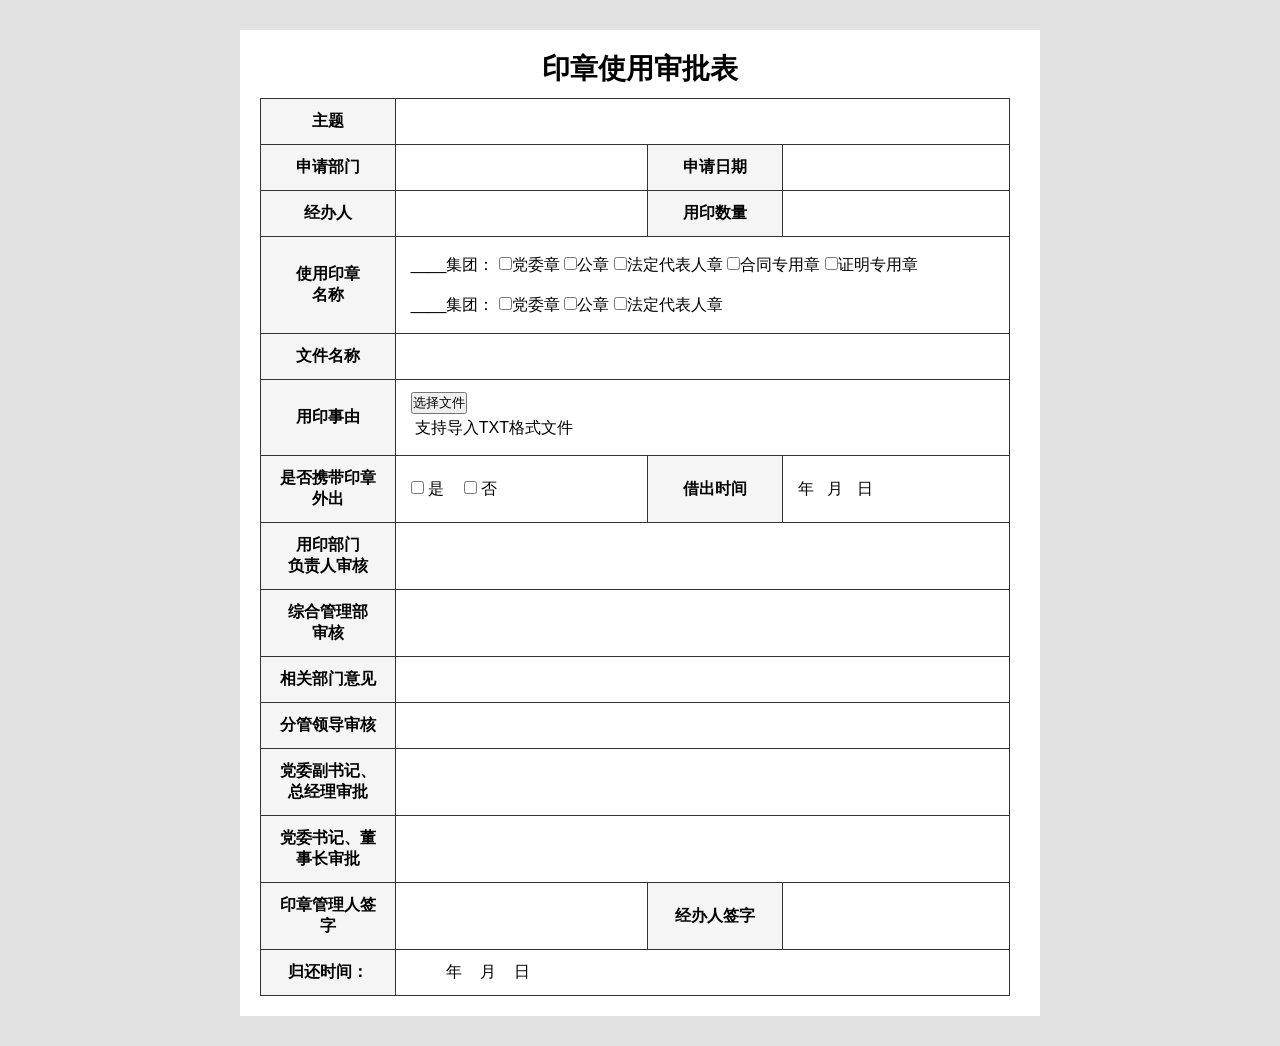
<file: Pages/TxTplayer.html>
<!DOCTYPE html>
<html lang="zh-CN">

<head>
    <meta charset="UTF-8">
    <title>印章使用审批表</title>

    <link rel="stylesheet" href="../Styles/TxTplayer.css">
</head>

<body>
    <div class="showtable">
        <h1>印章使用审批表</h1>
        <table>
            <!-- <tr> 表示 表格行<td> 表示 表格单元格（Table Data Cell），其中 colspan="3"，用于让单元格跨越多列 -->
            <tr>
                <td class="label">主题</td>
                <td colspan="3" class="input-cell" contenteditable="true"></td>

            </tr>
            <tr>
                <td class="label">申请部门</td>
                <td class="input-cell" contenteditable="true"></td>
                <td class="label">申请日期</td>
                <td class="input-cell" contenteditable="true"></td>
            </tr>
            <tr>
                <td class="label">经办人</td>
                <td class="input-cell" contenteditable="true"></td>
                <td class="label">用印数量</td>
                <td class="input-cell" contenteditable="true"></td>
            </tr>
            <tr>
                <td class="label">使用印章<br>名称</td>
                <td colspan="3" class="checkbox-group">
                    <div>
                        ____集团：
                        <input type="checkbox">党委章</input>
                        <input type="checkbox">公章</input>
                        <input type="checkbox">法定代表人章</input>
                        <input type="checkbox">合同专用章</input>
                        <input type="checkbox">证明专用章</input>
                    </div>
                    <div style="margin-top: 8px;">
                        ____集团：
                        <input type="checkbox">党委章</input>
                        <input type="checkbox">公章</input>
                        <input type="checkbox">法定代表人章</input>
                    </div>
                    <!-- <div style="margin-top: 8px;">
                        ____集团：
                        <input type="checkbox">党委章</input>
                        <input type="checkbox">公章</input>
                        <input type="checkbox">法定代表人章</input>
                    </div> -->
                </td>
            </tr>
            <tr>
                <td class="label">文件名称</td>
                <td colspan="3" class="input-cell" contenteditable="true"></td>
            </tr>
            <tr>
                <td class="label">用印事由</td>
                <td colspan="3" class="input-cell"> 
                    <button id="fileButton">选择文件</button>
                    <input type="file" id="fileInput" accept=".txt" style="display: none;">
                    <div id="contentDiv" style="max-height: 200px; max-width: 550px; overflow-y: auto; overflow-x: auto; padding: 4px;" contenteditable="true">
                        支持导入TXT格式文件
                    </div>
                </td>
            </tr>
            <tr>
                <td class="label">是否携带印章外出</td>
                <td>
                    <input type="checkbox" id="out-yes"> <label for="out-yes">是</label>
                    <input type="checkbox" id="out-no" style="margin-left: 15px;"> <label for="out-no">否</label>
                </td>
                <td class="label">借出时间</td>
                <td class="input-cell" contenteditable="true">年&nbsp;&nbsp;&nbsp;月&nbsp;&nbsp;&nbsp;日</td>
            </tr>
            <tr>
                <td class="label">用印部门<br>负责人审核</td>
                <td colspan="3" class="input-cell"></td>
            </tr>
            <tr>
                <td class="label">综合管理部<br>审核</td>
                <td colspan="3" class="input-cell"></td>
            </tr>
            <tr>
                <td class="label">相关部门意见</td>
                <td colspan="3" class="input-cell"></td>
            </tr>
            <tr>
                <td class="label">分管领导审核</td>
                <td colspan="3" class="input-cell"></td>
            </tr>
            <tr>
                <td class="label">党委副书记、总经理审批</td>
                <td colspan="3" class="input-cell"></td>
            </tr>
            <tr>
                <td class="label">党委书记、董事长审批</td>
                <td colspan="3" class="input-cell"></td>
            </tr>
            <tr>
                <td class="label">印章管理人签字</td>
                <td class="input-cell"></td>
                <td class="label">经办人签字</td>
                <td class="input-cell"></td>
            </tr>
            <tr>
                <td class="label">归还时间：</td>
                <td colspan="3" class="input-cell">
                    &nbsp;&nbsp;&nbsp;&nbsp;&nbsp;&nbsp;&nbsp;&nbsp;年&nbsp;&nbsp;&nbsp;&nbsp;月&nbsp;&nbsp;&nbsp;&nbsp;日
                </td>
            </tr>
        </table>
    </div>

    <script src="../Scripts/TxTplayer.js"></script>
</body>

</html>
</file>
<file: Styles/ShowAll.css>
* {
    margin: 0;
    padding: 0;
    box-sizing: border-box;
    font-family: "Microsoft YaHei", sans-serif;
}

body {
    background-color: #3b82f6;
    color: #fff;
    min-height: 100vh;
}

/* 头部导航 */
header {
    background-color: #ffffff;
    padding: 20px;
    text-align: center;
    box-shadow: 0 2px 10px rgba(0, 0, 0, 0.5);
    position: sticky;
    top: 0;
    z-index: 100;
}

header h1 {
    font-size: 28px;
    margin-bottom: 15px;
    color: #000;
}

/* 分类标签 */
.tabs {
    display: flex;
    justify-content: center;
    gap: 15px;
    flex-wrap: wrap;
}

.tab {
    padding: 10px 25px;
    background: #3b82f6;
    border: none;
    border-radius: 30px;
    color: #121212;
    font-size: 16px;
    cursor: pointer;
    transition: all 0.3s ease;
    display: flex;
    align-items: center;
    gap: 8px;
}

.tab.active {
    background: #4fc3f7;
    color: #fff;
    font-weight: bold;
}

.tab:hover {
    background: #42a5f5;
    transform: translateY(-2px);
}

/* 主体容器 */
.container {
    max-width: 1400px;
    margin: 40px auto;
    padding: 0 20px;
}

/* 资源网格 */
.resource-grid {
    display: grid;
    grid-template-columns: repeat(auto-fill, minmax(280px, 1fr));
    gap: 25px;
    margin-top: 30px;
}

/* 资源卡片 */
.card {
    background: #414141;
    border-radius: 12px;
    overflow: hidden;
    transition: all 0.3s ease;
    cursor: pointer;
    box-shadow: 0 4px 12px rgba(0, 0, 0, 0.3);
}

.card:hover {
    transform: translateY(-8px) scale(1.03);
    box-shadow: 0 12px 24px rgba(79, 195, 247, 0.2);
}

.card-img {
    width: 100%;
    height: 160px;
    background: #ffffff;
    display: flex;
    align-items: center;
    justify-content: center;
    font-size: 40px;
    color: #4fc3f7;
}

.card-body {
    padding: 20px;
}

.card-title {
    font-size: 18px;
    margin-bottom: 8px;
}

.card-type {
    display: inline-block;
    padding: 4px 10px;
    border-radius: 6px;
    font-size: 12px;
    margin-bottom: 10px;
    background: #333;
}

.card-desc {
    color: #aaa;
    font-size: 14px;
    line-height: 1.5;
}

/* 分类颜色 */
.type-game {
    color: #ff6b6b;
    background: rgba(255, 107, 107, 0.1) !important;
}

/* .type-video {
    color: #feca57;
    background: rgba(254, 202, 87, 0.1) !important;
} */

/* .type-blog {
    color: #48dbfb;
    background: rgba(72, 219, 251, 0.1) !important;
} */

.type-media {
    color: #48dbfb;
    background: rgba(72, 219, 251, 0.1) !important;
}

.type-other {
    color: #a8e6cf;
    background: rgba(168, 230, 207, 0.1) !important;
}

/* 隐藏样式 */
.hide {
    display: none !important;
}

/* 底部 */
/* 原 footer 通用规则移除，改用自定义 site-footer 样式 */
.site-footer {
    background: #18181b;
    color: #fff;
    padding: 64px 0;
    margin-top: 40px;
}

.footer-inner {
    max-width: 1280px;
    margin: 0 auto;
    padding: 0 24px;
    text-align: center;
}

.footer-title {
    display: inline-block;
    font-size: 24px;
    font-weight: bold;
    margin-bottom: 24px;
}

.footer-copyright,
.footer-credit {
    font-size: 12px;
    color: #71717a;
}

.footer-copyright {
    margin-top: 32px;
}

.footer-credit {
    margin-top: 48px;
}
</file>
<file: Styles/Snake.css>
* {
    margin: 0;
    padding: 0;
    box-sizing: border-box;
}

body {
    background: #1a1a2e;
    display: flex;
    justify-content: center;
    align-items: center;
    min-height: 100vh;
    font-family: 'Segoe UI', 'PingFang SC', 'Microsoft YaHei', sans-serif;
    overflow: hidden;
}

.game-container {
    text-align: center;
}

h1 {
    color: #00ff88;
    font-size: 2.5rem;
    margin-bottom: 10px;
    text-shadow: 0 0 20px rgba(0, 255, 136, 0.5);
    letter-spacing: 4px;
}

.info-bar {
    display: flex;
    justify-content: space-between;
    align-items: center;
    max-width: 400px;
    margin: 0 auto 10px;
    padding: 10px 20px;
    background: rgba(255, 255, 255, 0.05);
    border-radius: 12px;
    backdrop-filter: blur(10px);
}

.score {
    color: #fff;
    font-size: 1.2rem;
}

.score span {
    color: #ffcc00;
    font-weight: bold;
    font-size: 1.4rem;
    text-shadow: 0 0 10px rgba(255, 204, 0, 0.5);
}

.best-score {
    color: #aaa;
    font-size: 0.9rem;
}

.best-score span {
    color: #ff6b6b;
    font-weight: bold;
}

.speed-label {
    color: #88ccff;
    font-size: 0.85rem;
}

canvas {
    border: 2px solid #00ff88;
    border-radius: 8px;
    box-shadow: 0 0 30px rgba(0, 255, 136, 0.2), inset 0 0 30px rgba(0, 0, 0, 0.3);
    background: #16213e;
    display: block;
    margin: 0 auto;
}

.controls {
    margin-top: 15px;
    color: #666;
    font-size: 0.85rem;
}

.controls kbd {
    background: rgba(255, 255, 255, 0.1);
    border: 1px solid rgba(255, 255, 255, 0.2);
    border-radius: 4px;
    padding: 2px 8px;
    color: #aaa;
    font-family: inherit;
}

.overlay {
    position: absolute;
    top: 0;
    left: 0;
    width: 100%;
    height: 100%;
    display: flex;
    flex-direction: column;
    justify-content: center;
    align-items: center;
    background: rgba(0, 0, 0, 0.75);
    border-radius: 8px;
    opacity: 0;
    pointer-events: none;
    transition: opacity 0.3s;
}

.overlay.active {
    opacity: 1;
    pointer-events: all;
}

.overlay h2 {
    color: #fff;
    font-size: 2rem;
    margin-bottom: 10px;
}

.overlay .final-score {
    color: #ffcc00;
    font-size: 1.3rem;
    margin-bottom: 20px;
}

.btn {
    background: linear-gradient(135deg, #00ff88, #00cc6a);
    color: #1a1a2e;
    border: none;
    padding: 12px 36px;
    font-size: 1.1rem;
    font-weight: bold;
    border-radius: 30px;
    cursor: pointer;
    transition: all 0.3s;
    letter-spacing: 2px;
}

.btn:hover {
    transform: scale(1.05);
    box-shadow: 0 0 25px rgba(0, 255, 136, 0.5);
}

.canvas-wrapper {
    position: relative;
    display: inline-block;
}

/* 移动端虚拟方向键 */
.mobile-controls {
    display: none;
    margin-top: 15px;
    user-select: none;
}

.mobile-controls .row {
    display: flex;
    justify-content: center;
    gap: 5px;
    margin: 3px 0;
}

.mobile-controls .dir-btn {
    width: 60px;
    height: 60px;
    font-size: 1.5rem;
    background: rgba(0, 255, 136, 0.15);
    border: 1px solid rgba(0, 255, 136, 0.3);
    border-radius: 12px;
    color: #00ff88;
    cursor: pointer;
    display: flex;
    align-items: center;
    justify-content: center;
    transition: all 0.15s;
}

.mobile-controls .dir-btn:active {
    background: rgba(0, 255, 136, 0.35);
    transform: scale(0.92);
}

.mobile-controls .placeholder {
    width: 60px;
    height: 60px;
    visibility: hidden;
}

@media (max-width: 500px) {
    h1 {
        font-size: 1.6rem;
    }

    canvas {
        max-width: 90vw;
        max-height: 90vw;
    }

    .mobile-controls {
        display: block;
    }

    .controls {
        display: none;
    }
}
</file>
<file: Styles/TxTplayer.css>
* {
    margin: 0;
    padding: 0;
    box-sizing: border-box;
    font-family: "微软雅黑", sans-serif;
}

body {
    padding: 20px;
    background-color: #e2e2e2;
    display: flex;
    justify-content: center;
    align-items: flex-start;
}

.showtable {
    padding: 20px;
    width: 800px;
    margin: 10px auto;
    margin: 10px;
    background-color: #fff;
}

h1 {
    text-align: center;
    font-size: 28px;
    margin-bottom: 10px;
}

table {
    max-width: 750px;
    width: 750px;
    border-collapse: collapse;
    border: 1px solid #333;
}

td {
    border: 1px solid #333;
    padding: 12px 15px;
    font-size: 16px;
}

.label {
    font-weight: bold;
    text-align: center;
    background-color: #f5f5f5;
    width: 18%;
}

.input-cell {
    height: 20px;
}

.checkbox-group {
    line-height: 2;
}
</file>
